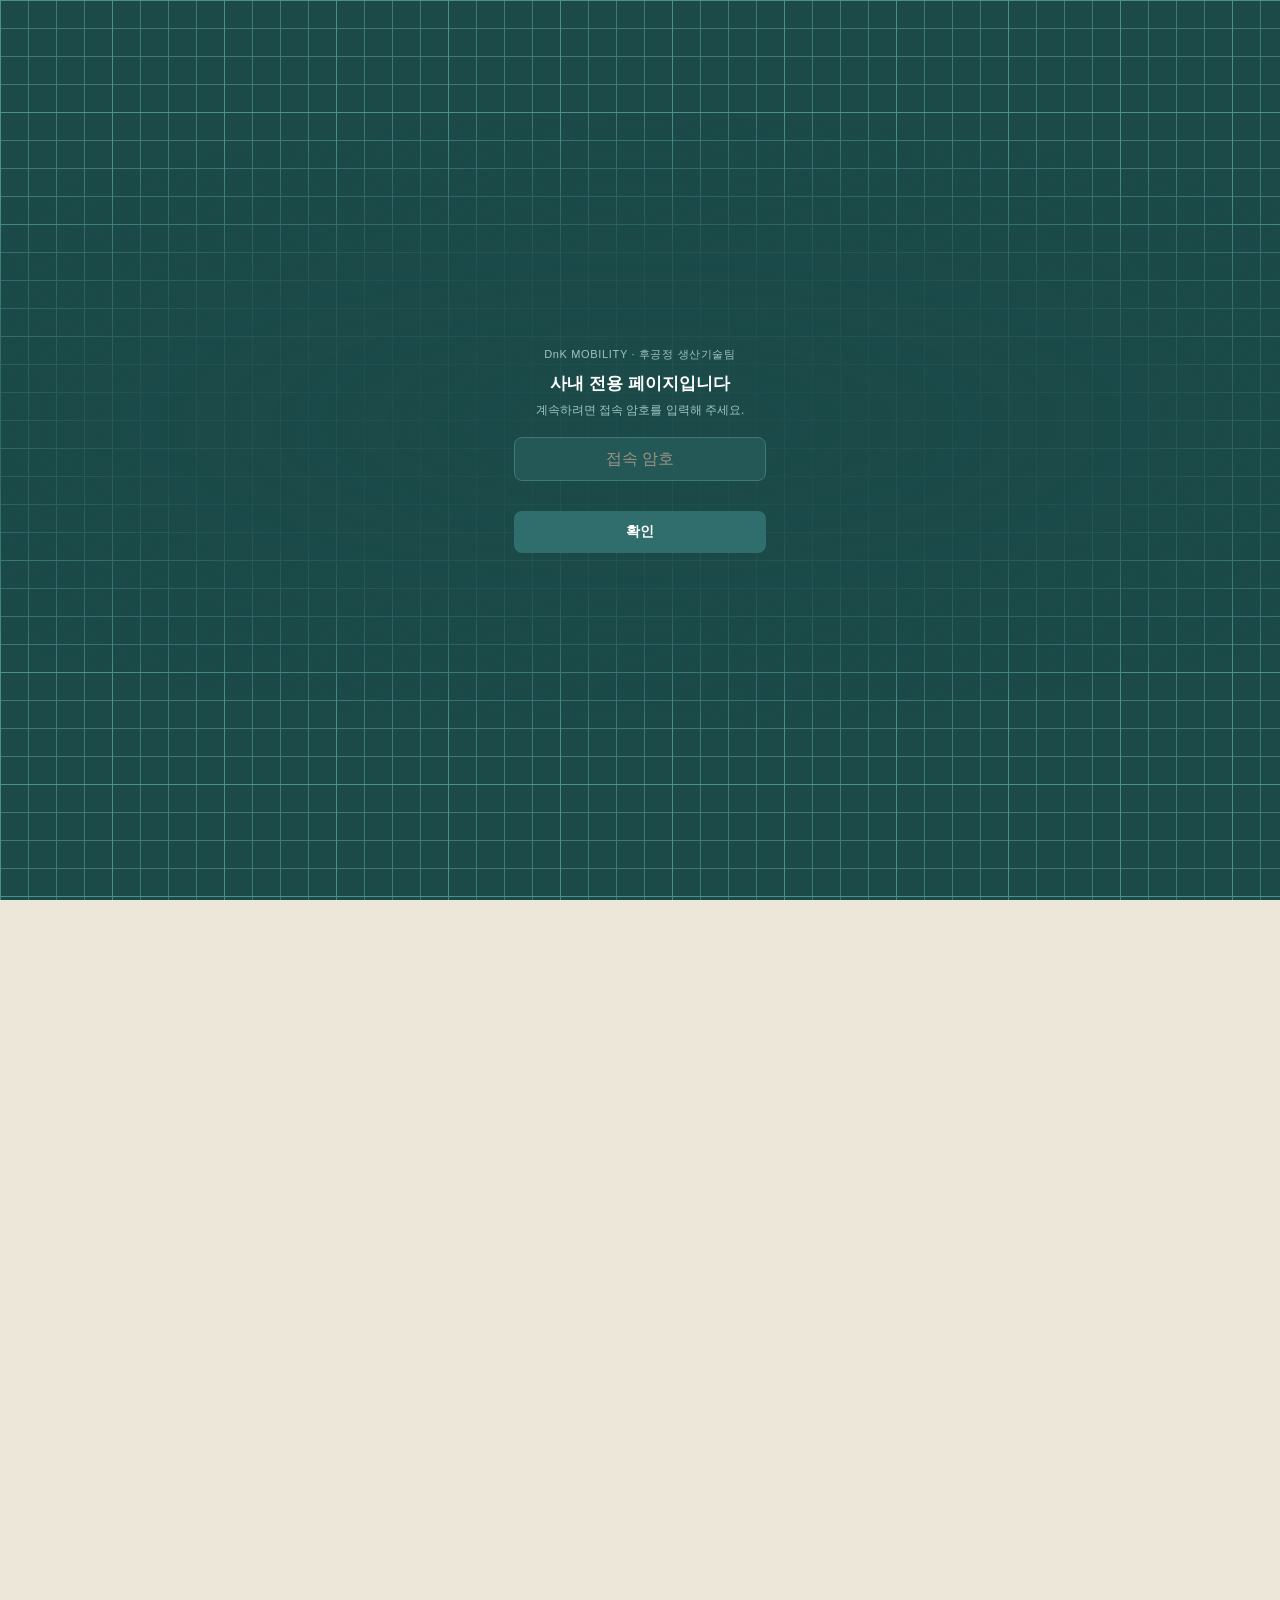
<file: index.html>
<!DOCTYPE html>
<html lang="ko">
<head>
<meta charset="UTF-8">
<meta name="viewport" content="width=device-width, initial-scale=1.0">
<meta name="robots" content="noindex, nofollow, noarchive, nosnippet, noimageindex">
<link rel="icon" href="favicon.svg" type="image/svg+xml">
<title>e-AWD 모터 하우징 누설값 관리 시스템</title>
<link rel="stylesheet" href="styles.css">
<style>
  /*
    이 페이지 전용 스타일 (입력 폼 · 꺾은선 그래프 · 월 네비게이션).
    공통 뼈대(.id-bar / .doc-header / .section / footer 등)는 styles.css 를 그대로 씁니다
    (QR코드 설비 정보시스템에서 가져온 공용 스타일 — 이 프로젝트는 그 시스템과 완전히 별개다).
  */

  /* PC 화면에서 상단(.id-bar/.doc-header) 가로폭이 너무 크다는 지적(2026-09-28) —
     styles.css의 main{max-width:640px}은 본문에만 걸려 있고, 상단 네이비 띠 안의
     글자·표(title-grid)는 배경과 함께 뷰포트 전체 폭으로 늘어나 있었다(대시보드
     화면은 .d-hero/.d-hero-inner로 이미 이 문제를 해결해 둔 것과 대조적). 배경은
     지금처럼 화면 전체 폭을 채우되, 안의 내용물만 본문과 같은 640px로 가운데
     정렬한다(styles.css는 안 고치고 이 파일에서 덮어쓰는 기존 관례를 따름). */
  .id-bar{display:block;}
  .id-bar-inner{max-width:640px;margin:0 auto;display:flex;justify-content:space-between;align-items:center;}
  .doc-header-inner{max-width:640px;margin:0 auto;}

  /* ①~⑥ 섹션 색 구분(2026-09-21)은 취소됐다(2026-09-22) — 대신 모든 섹션의
     탭 부위(번호 배지 + 카드 위쪽 띠)를 원래의 단일 색(var(--navy), #1b4a49)보다
     더 진한 한 가지 색으로 통일한다. 펼쳤을 때 보이는 내용 칸(.body)은 건드리지
     않는다 — 원래도 이 규칙들의 대상이 아니었다(styles.css의 흰 배경 그대로).
     최초 시도(#102d2c)는 원래 남색과 톤이 비슷해 "안 바뀐 것 같다"는 피드백을
     받아, 거의 검정에 가까운 훨씬 더 어두운 색으로 다시 낮추고 띠 두께도
     3px→5px로 키워 한눈에 차이가 보이게 했다. */
  .section{border-top:5px solid #05100f;}
  .section > summary .num{background:#05100f;}
  .eq-tabs{
    display:flex;gap:6px;overflow-x:auto;padding:10px 14px 0;
    max-width:640px;margin:0 auto;-webkit-overflow-scrolling:touch;
  }
  .eq-tab{
    flex:0 0 auto;border:1px solid var(--line);background:var(--white);
    border-radius:999px;padding:7px 13px;font-size:12px;font-weight:700;
    color:var(--gray-700);cursor:pointer;white-space:nowrap;
    font-family:inherit;
  }
  .eq-tab.on{background:var(--navy);border-color:var(--navy);color:#fff;}
  .eq-tab:active{opacity:.85;}

  /* 현재 채널 고정 띠 (2026-10-07) — 아래로 스크롤해 채널 제목이 화면 밖으로 나가면
     화면 맨 위에 내려와 붙는다. "지금 어느 채널을 보고 있는지" 확인하려고 맨 위까지
     다시 올라가야 했다는 현장 의견에 따른 것. 누르면 채널 탭 위치로 올라간다.
     z-index는 모달(200)·도움말(300)·토스트(9000)보다 낮게 둔다. */
  .ch-sticky{
    position:fixed;left:0;right:0;top:0;z-index:150;
    background:var(--navy);color:#fff;box-shadow:0 2px 10px rgba(5,16,15,.28);
    padding-top:env(safe-area-inset-top,0px);
    transform:translateY(-110%);transition:transform .18s ease;
  }
  .ch-sticky.show{transform:translateY(0);}
  .ch-sticky button{
    display:flex;align-items:center;gap:8px;width:100%;max-width:640px;margin:0 auto;
    padding:9px 14px;background:none;border:0;color:inherit;font-family:inherit;cursor:pointer;text-align:left;
  }
  .ch-sticky .cs-tag{
    flex:0 0 auto;font-size:10.5px;font-weight:800;color:#1b4a49;background:#f2c879;
    border-radius:999px;padding:2px 8px;
  }
  .ch-sticky .cs-name{flex:0 1 auto;min-width:0;font-size:14px;font-weight:800;white-space:nowrap;overflow:hidden;text-overflow:ellipsis;}
  .ch-sticky .cs-proc{flex:0 0 auto;font-size:12px;font-weight:700;opacity:.75;}
  .ch-sticky .cs-go{flex:0 0 auto;margin-left:auto;font-size:12px;opacity:.8;}
  @media (prefers-reduced-motion:reduce){ .ch-sticky{transition:none;} }

  .period-bar{max-width:640px;margin:10px auto 0;padding:0 14px;}
  .period-bar .seg{max-width:220px;}

  /* 페이지 맨 위 period-bar와 같은 토글을 그래프 카드 안에도 하나 더 둔다 —
     맨 위 것은 스크롤해서 그래프까지 내려가면 화면 밖으로 벗어나 "안 보인다"는
     혼동을 유발했다(요청·개선이력.md 참고). 두 토글은 setPeriod()에서 함께
     갱신된다(#periodSeg, #periodSeg2 둘 다 반영). */
  .period-seg-inline{max-width:220px;margin:0 14px 10px;}
  /* 페이지 맨 위 month-bar와 같은 이전/다음 이동 버튼을 그래프 카드 안에도 둔다 —
     주간 보기로 바꾼 뒤 다른 주로 이동하려면 맨 위까지 스크롤해야 했던 문제를
     periodSeg2와 같은 이유로 해결한다(개선이력.md 참고). */
  .month-bar-inline{max-width:none;margin:0 14px 10px;padding:0;}

  .month-bar{
    max-width:640px;margin:10px auto 0;padding:0 14px;
    display:flex;align-items:center;gap:8px;
  }
  .month-bar .mv{
    flex:1;background:var(--navy);color:#fff;border-radius:8px;
    padding:9px 12px;display:flex;align-items:center;justify-content:space-between;
  }
  .month-bar .mv .label{font-size:15px;font-weight:800;letter-spacing:.01em;}
  .month-bar .mv .meta{font-size:10.5px;color:#9fc4c0;font-weight:600;}

  .sync-bar{
    max-width:640px;margin:8px auto 0;padding:0 14px;
    display:flex;align-items:center;gap:7px;
  }
  .sync-bar .inner{
    flex:1;display:flex;align-items:center;gap:7px;min-width:0;
    border:1px solid var(--line);background:var(--white);
    border-radius:7px;padding:7px 10px;font-size:11.5px;color:var(--gray-700);
  }
  .sync-bar .dot{
    width:7px;height:7px;border-radius:50%;background:var(--gray-400);flex-shrink:0;
  }
  .sync-bar.on .dot{background:#4a8f3e;}
  .sync-bar.busy .dot{background:var(--accent);}
  .sync-bar.warn .dot{background:#c8981f;}
  .sync-bar.err .dot{background:#b8453a;}
  .sync-bar .txt{flex:1;min-width:0;overflow:hidden;text-overflow:ellipsis;white-space:nowrap;}
  .sync-bar button{
    flex-shrink:0;border:1px solid var(--line);background:var(--white);border-radius:6px;
    font-family:inherit;font-size:11px;font-weight:700;color:var(--navy);
    padding:7px 10px;cursor:pointer;
  }
  .sync-bar button:active{background:var(--gray-200);}
  .sync-bar button:disabled{color:var(--gray-400);}
  .navbtn{
    width:38px;height:38px;flex-shrink:0;border:1px solid var(--line);
    background:var(--white);border-radius:8px;color:var(--navy);
    font-size:16px;font-weight:800;cursor:pointer;font-family:inherit;
  }
  .navbtn:disabled{color:var(--gray-300);}
  .navbtn:active{background:var(--gray-200);}

  .fld{margin-bottom:10px;}
  .fld > label{
    display:block;font-size:10.5px;font-weight:700;letter-spacing:.04em;
    color:var(--gray-500);margin-bottom:4px;text-transform:uppercase;
  }
  .fld input, .fld select, .fld textarea{
    width:100%;box-sizing:border-box;font-family:inherit;font-size:16px;
    padding:9px 10px;border:1px solid var(--gray-300);border-radius:6px;
    background:var(--white);color:var(--gray-900);
    font-variant-numeric:tabular-nums;
  }
  .fld input:focus, .fld select:focus{outline:2px solid var(--accent);outline-offset:-1px;}
  .fld-row{display:flex;gap:8px;}
  .fld-row > .fld{flex:1;margin-bottom:10px;}

  /* 점검 일자 — 자체 달력 (2026-09-22 추가). 브라우저 기본 <input type="date">
     달력(아이폰 휠·안드로이드 팝업 등)은 앱이 그 위에 아무것도 그릴 수 없는
     OS/브라우저 자체 화면이라, "이미 입력된 날짜를 달력에 표시해 달라"는 요청을
     들어주려면 달력 자체를 이 페이지가 직접 그리는 방식으로 바꿔야 했다.
     #inDate는 readonly 텍스트칸으로 바꾸고 .value는 그대로 "YYYY-MM-DD" 형식을
     유지한다 — mondayOf()/ym 슬라이싱 등 기존 코드가 전부 이 형식을 그대로
     기대하므로, 표시 방식만 바뀌고 값의 형식은 건드리지 않는다. */
  .cal-wrap{position:relative;}
  .cal-wrap input#inDate{cursor:pointer;background:var(--white);}
  .cal-pop{
    position:absolute;top:calc(100% + 6px);left:0;z-index:400;
    width:272px;max-width:calc(100vw - 32px);
    background:var(--white);border:1px solid var(--gray-300);border-radius:10px;
    box-shadow:0 10px 28px rgba(43,38,33,.18);padding:10px;
  }
  .cal-pop[hidden]{display:none;}
  .cal-head{display:flex;align-items:center;justify-content:space-between;margin-bottom:6px;}
  .cal-head span{font-size:13px;font-weight:800;color:var(--gray-900);}
  .cal-head button{
    width:30px;height:30px;border:none;background:var(--gray-100);border-radius:7px;
    font-size:15px;font-weight:800;color:var(--navy);cursor:pointer;font-family:inherit;
  }
  .cal-head button:disabled{color:var(--gray-300);cursor:default;}
  .cal-head button:active{background:var(--gray-200);}
  .cal-wd{display:grid;grid-template-columns:repeat(7,1fr);text-align:center;margin-bottom:2px;}
  .cal-wd span{font-size:10px;font-weight:700;color:var(--gray-500);padding:4px 0;}
  .cal-grid{display:grid;grid-template-columns:repeat(7,1fr);gap:2px;}
  .cal-day{
    position:relative;aspect-ratio:1/1;display:flex;align-items:center;justify-content:center;
    font-size:12.5px;font-weight:600;color:var(--gray-900);border:none;background:none;
    border-radius:7px;cursor:pointer;font-family:inherit;
  }
  .cal-day:active{background:var(--gray-100);}
  .cal-day.today{box-shadow:inset 0 0 0 1.5px var(--navy);}
  .cal-day.sel{background:var(--navy);color:#fff;font-weight:800;}
  .cal-day.future{color:var(--gray-300);cursor:default;}
  .cal-day .dot{
    position:absolute;bottom:3px;left:50%;transform:translateX(-50%);
    width:5px;height:5px;border-radius:50%;
  }
  .cal-day .dot.ok{background:#2f6e6c;}
  .cal-day .dot.ng{background:#b8453a;}
  .cal-day.sel .dot{background:#fff;}
  .cal-foot{display:flex;align-items:center;gap:10px;margin-top:8px;padding-top:8px;border-top:1px solid var(--gray-100);}
  .cal-legend{display:inline-flex;align-items:center;gap:4px;font-size:10px;color:var(--gray-500);}
  .cal-legend .dot{width:6px;height:6px;border-radius:50%;display:inline-block;}
  .cal-legend .dot.ok{background:#2f6e6c;}
  .cal-legend .dot.ng{background:#b8453a;}
  #calToday{
    margin-left:auto;border:none;background:var(--gray-100);color:var(--navy);
    font-weight:700;font-size:11px;padding:5px 10px;border-radius:6px;cursor:pointer;font-family:inherit;
  }
  #calToday:active{background:var(--gray-200);}

  /* 필수 입력 표시(적색 별표) · 저장 실패 시 미입력 항목 강조 */
  .req-star{color:#b8453a;font-weight:800;margin-left:2px;}
  .field-missing{
    border-color:#b8453a !important;
    box-shadow:0 0 0 2px rgba(184,69,58,.18);
    animation:fieldMissingPulse 1.4s ease-in-out 2;
  }
  @keyframes fieldMissingPulse{
    0%,100%{box-shadow:0 0 0 2px rgba(184,69,58,.18);}
    50%{box-shadow:0 0 0 4px rgba(184,69,58,.32);}
  }
  @media (prefers-reduced-motion:reduce){ .field-missing{animation:none;} }

  .seg{display:flex;border:1px solid var(--gray-300);border-radius:6px;overflow:hidden;}
  .seg button{
    flex:1;border:none;background:var(--white);padding:10px 0;
    font-family:inherit;font-size:13px;font-weight:700;color:var(--gray-500);cursor:pointer;
  }
  .seg button + button{border-left:1px solid var(--gray-300);}
  .seg button.on{background:var(--navy);color:#fff;}

  .srow{
    border:1px solid var(--gray-300);border-radius:7px;padding:10px 11px;margin-bottom:8px;
    background:var(--gray-100);
  }
  .srow .shead{display:flex;align-items:center;gap:7px;margin-bottom:7px;}
  .srow .sname{font-size:13px;font-weight:700;color:var(--gray-900);}
  /* 샘플 이름 오른쪽 QR 코드 번호 (2026-10-07) — ④ 스펙 관리에서 등록한 값 */
  .srow .sqr{display:inline-block;margin-left:6px;padding:1px 7px;border-radius:999px;vertical-align:1px;
    background:var(--gray-100,#efeae0);border:1px solid var(--gray-300,#d8d2c4);
    font-size:10.5px;font-weight:700;color:var(--gray-700,#5c5449);font-variant-numeric:tabular-nums;white-space:nowrap;}
  .srow .sspec{font-size:10.5px;color:var(--gray-500);font-variant-numeric:tabular-nums;margin-top:1px;}
  .srow .sin{display:flex;align-items:center;gap:8px;}
  .srow .sin input{
    flex:0 1 50%;max-width:50%;width:50%;min-width:0;box-sizing:border-box;
    font-family:inherit;font-size:17px;font-weight:700;
    padding:10px 8px;border:1px solid var(--gray-300);border-radius:6px;
    text-align:right;font-variant-numeric:tabular-nums;background:var(--white);
    -webkit-appearance:textfield;appearance:textfield;
  }
  .srow .sin input::-webkit-outer-spin-button,
  .srow .sin input::-webkit-inner-spin-button{-webkit-appearance:none;margin:0;}
  .srow .unit{font-size:11px;color:var(--gray-500);flex-shrink:0;}

  /* ± 부호 버튼 (2026-10-29) — 아이폰의 숫자 자판(inputmode="decimal")에는 마이너스(-) 키가 없어
     음수 누설값을 입력할 수 없다는 현장 신고. 숫자 입력칸 옆에 두고 누르면 부호를 바꾼다. */
  .signbtn{
    flex:0 0 auto;min-width:44px;height:44px;padding:0 8px;box-sizing:border-box;
    border:1px solid var(--gray-300);border-radius:8px;background:var(--white);
    color:var(--navy);font-family:inherit;font-size:17px;font-weight:800;line-height:1;cursor:pointer;
    -webkit-tap-highlight-color:transparent;touch-action:manipulation;
  }
  .signbtn:active{background:var(--gray-100);}
  .numwrap{display:flex;align-items:stretch;gap:6px;}
  .numwrap > input{flex:1 1 auto;min-width:0;}

  .badge{
    font-size:10px;font-weight:800;padding:2px 7px;border-radius:4px;flex-shrink:0;
    letter-spacing:.02em;
  }
  .badge.ok{background:var(--ok-bg);color:var(--ok-text);}
  .badge.ng{background:#f5e3df;color:#8f3226;}
  .badge.na{background:var(--gray-200);color:var(--gray-500);}
  .badge.type{background:var(--navy);color:#fff;}
  .badge.type.ngm{background:#8a5a12;}

  .btn{
    width:100%;padding:13px;border:none;border-radius:7px;background:var(--accent);
    color:#fff;font-family:inherit;font-size:15px;font-weight:800;cursor:pointer;
  }
  .btn:active{opacity:.85;}
  .btn.sub{background:var(--white);color:var(--navy);border:1px solid var(--gray-300);font-size:13px;padding:11px;font-weight:700;}
  .btn.danger{background:var(--white);color:#8f3226;border:1px solid #dcbcb5;font-size:13px;padding:11px;font-weight:700;}
  .btn + .btn{margin-top:8px;}
  .btn-row{display:flex;gap:8px;}
  .btn-row + .btn{margin-top:12px;}
  .btn-row .btn{margin-top:0;}

  .chart-card{position:relative;border:1px solid var(--gray-300);border-radius:7px;padding:10px 4px 6px;margin-bottom:12px;}
  .chart-card .ch-head{display:flex;align-items:center;gap:7px;padding:0 8px 6px;}
  .chart-card .ch-name{font-size:12.5px;font-weight:700;color:var(--gray-900);}
  .chart-card .ch-spec{font-size:10px;color:var(--gray-500);padding:0 8px 4px;font-variant-numeric:tabular-nums;}
  .chart-card svg{display:block;width:100%;height:auto;cursor:pointer;}
  .ch-regress{font-size:10px;color:#8a5f28;padding:2px 8px 4px;font-variant-numeric:tabular-nums;}
  .ch-legend{display:flex;flex-wrap:wrap;gap:10px;padding:4px 8px 0;font-size:10px;color:var(--gray-500);}
  .ch-legend i{display:inline-block;width:13px;height:2px;vertical-align:middle;margin-right:3px;}

  /* 점을 터치했을 때 뜨는 값 말풍선 */
  .ch-tip{
    position:absolute;z-index:5;pointer-events:none;transform:translate(-50%,-120%);
    background:var(--navy);color:#fff;border-radius:6px;padding:5px 9px;
    font-size:11px;line-height:1.45;white-space:nowrap;text-align:center;
    box-shadow:0 2px 8px rgba(0,0,0,.2);opacity:0;transition:opacity .15s ease;
  }
  .ch-tip.show{opacity:1;}
  .ch-tip .v{font-size:13.5px;font-weight:800;font-variant-numeric:tabular-nums;}
  .ch-tip .j{margin-left:5px;font-weight:700;color:#9fc4c0;}
  .ch-tip .j.ng{color:#f2b4aa;}
  .ch-tip .d{color:#c3d6d3;font-size:10px;}

  /* ④ 전체 이력 보기 창 */
  .modal{
    position:fixed;inset:0;z-index:200;background:rgba(20,32,31,.55);
    display:flex;align-items:flex-end;justify-content:center;
  }
  .modal-in{
    background:var(--gray-100);width:100%;max-width:640px;max-height:92vh;
    border-radius:12px 12px 0 0;display:flex;flex-direction:column;overflow:hidden;
  }
  .modal-head{display:flex;align-items:center;gap:8px;padding:12px 14px;background:var(--navy);color:#fff;}
  .modal-head .t{font-size:14px;font-weight:800;flex:1;min-width:0;overflow:hidden;text-overflow:ellipsis;white-space:nowrap;}
  .modal-head button{
    border:none;background:rgba(255,255,255,.16);color:#fff;width:30px;height:30px;
    border-radius:6px;font-size:15px;line-height:1;cursor:pointer;flex-shrink:0;
  }
  .modal-body{padding:12px 14px 18px;overflow-y:auto;-webkit-overflow-scrolling:touch;}
  .stat-grid{display:grid;grid-template-columns:repeat(3,1fr);gap:7px;margin-bottom:12px;}
  .stat{background:var(--white);border:1px solid var(--gray-300);border-radius:7px;padding:7px 9px;}
  .stat .k{font-size:9.5px;color:var(--gray-500);margin-bottom:2px;}
  .stat .v{font-size:13px;font-weight:800;color:var(--gray-900);font-variant-numeric:tabular-nums;}
  .stat.wide{grid-column:1/-1;}
  @media (min-width:700px){
    .modal{align-items:center;}
    .modal-in{border-radius:12px;}
  }
  .modal-head .print-btn{width:auto;padding:0 10px;font-size:12px;font-weight:700;}
  .print-only{display:none;}

  /* 전체 이력 인쇄 / PDF 저장 — 전체 이력 창만 종이에 나오게 한다 */
  @media print{
    body > :not(.modal){display:none !important;}
    .modal{position:static;display:block;background:none;}
    .modal-in{max-width:none;max-height:none;width:auto;overflow:visible;border-radius:0;background:#fff;display:block;}
    .modal-head{background:none;color:#000;padding:0 0 6px;border-bottom:2px solid #000;}
    .modal-head .t{white-space:normal;font-size:16px;}
    .modal-head button{display:none !important;}
    .modal-body{overflow:visible;padding:8px 0 0;}
    .table-scroll{max-height:none !important;overflow:visible !important;}
    .print-only{display:block;font-size:11px;color:#333;margin:0 0 8px;}
    .no-print{display:none !important;}
    .stat-grid{grid-template-columns:repeat(6,1fr);}
    .stat.wide{grid-column:1/-1;}
    .stat-grid,.trend-note,.chart-card svg{break-inside:avoid;}
    table.hist tr{break-inside:avoid;}
    table.hist thead{display:table-header-group;}
    *{-webkit-print-color-adjust:exact;print-color-adjust:exact;}
  }

  /* 추이 이상 신호(SPC 규칙 기반 자동 탐지) */
  .trend-note{
    margin:8px 8px 0;padding:10px 12px;border-radius:7px;
    background:var(--warn-bg);border:1px solid #e3c9a0;
  }
  .trend-head{font-size:12px;font-weight:800;color:var(--warn-text);margin-bottom:6px;}
  .trend-item + .trend-item{margin-top:8px;padding-top:8px;border-top:1px dashed #e3c9a0;}
  .trend-title{font-size:12px;font-weight:700;color:var(--gray-900);}
  .trend-plain{font-size:12.5px;color:var(--gray-900);margin-top:3px;line-height:1.6;}
  .trend-detail{font-size:10px;color:var(--gray-500);margin-top:5px;line-height:1.4;}
  .trend-causes{font-size:10.5px;color:var(--gray-500);margin-top:6px;}
  .trend-causes .k{font-weight:700;color:var(--gray-700);}
  .trend-causes ul{margin:3px 0 0;padding-left:16px;}
  .trend-causes li{margin-top:2px;}
  .trend-foot{font-size:10px;color:var(--gray-500);line-height:1.5;margin:8px 0 0;padding-top:6px;border-top:1px solid #e3c9a0;}

  .empty{
    text-align:center;color:var(--gray-500);font-size:12.5px;
    padding:22px 10px;background:var(--gray-100);border-radius:7px;
    border:1px dashed var(--gray-300);
  }
  .hint{font-size:11.5px;color:var(--gray-500);line-height:1.5;margin:6px 0 0;}
  .hint-warn{
    color:#b8453a;font-weight:800;font-size:12.5px;
    background:#f5e3df;border:1px solid #dcbcb5;border-radius:6px;padding:7px 9px;
  }

  table.hist td.act{min-width:52px;}
  table.hist button.mini{
    border:1px solid var(--gray-300);background:var(--white);border-radius:4px;
    font-family:inherit;font-size:10.5px;padding:3px 7px;cursor:pointer;color:var(--gray-700);
  }
  table.hist td.v{font-weight:700;font-variant-numeric:tabular-nums;}
  table.hist td.v.ng{color:#8f3226;}

  /* 원래 화면 하단 고정이었으나(2026-09-22 발견), 필수 입력 누락 토스트처럼
     숫자 입력칸에 focus()를 거는 경우와 함께 뜨면 모바일 On-Screen 키보드가
     화면 아래쪽을 가려 "간헐적으로만 보인다"는 문제가 있었다. 이후 화면 상단
     고정으로 한 번 옮겼다가, "그래도 잘 안 보인다"는 재신고로 포커스를 450ms
     지연시키는 조치(§ focusMissing)까지 더했는데도 "모바일에서는 화면 정중앙에
     떴으면 좋겠다"는 요청을 받아 — 어차피 포커스 지연 덕에 키보드가 뜨기 전에
     토스트가 이미 보이므로, 위치를 상단이 아닌 **화면 정중앙**으로 바꿔도
     키보드에 가려질 걱정이 없다. 기본값(모바일/터치)은 중앙, PC는 아래 미디어
     쿼리로 화면 하단을 유지한다(PC는 애초에 키보드가 없어 하단이 자연스럽다).
  */
  .toast{
    position:fixed;left:50%;top:50%;transform:translate(-50%,-50%);
    background:var(--navy);color:#fff;font-size:13px;font-weight:700;
    padding:11px 18px;border-radius:999px;z-index:9000;
    box-shadow:0 6px 18px rgba(10,37,64,.28);
    opacity:0;transition:opacity .2s ease;pointer-events:none;max-width:88%;text-align:center;
  }
  .toast.show{opacity:1;}
  @media (hover:hover) and (pointer:fine){
    .toast{ top:auto; bottom:calc(26px + env(safe-area-inset-bottom,0px)); transform:translateX(-50%); }
  }

  /* 맨 위로 이동 버튼 — 챗봇 버튼(#helpFab, z-index:300) 바로 위에 쌓아 겹치지
     않게 하고, 스크롤이 어느 정도 내려갔을 때만 보이게 한다(JS의 toggleToTop). */
  #toTopBtn{
    position:fixed;right:16px;bottom:calc(16px + 52px + 12px + env(safe-area-inset-bottom,0px));
    z-index:290;width:44px;height:44px;border-radius:50%;border:none;
    background:var(--navy);color:#fff;font-size:16px;cursor:pointer;
    box-shadow:0 4px 14px rgba(27,74,73,.3);display:flex;align-items:center;justify-content:center;
    opacity:0;pointer-events:none;transition:opacity .2s ease;
  }
  #toTopBtn.show{opacity:1;pointer-events:auto;}
  #toTopBtn:active{opacity:.85;}
  @media (prefers-reduced-motion:reduce){ #toTopBtn{transition:none;} }

  /* 도움말 위젯 — 우측 하단 고정, 스크롤해도 같은 자리에 머문다(position:fixed) */
  #helpWrap{position:fixed;right:16px;bottom:calc(16px + env(safe-area-inset-bottom,0px));z-index:300;}
  #helpFab{
    width:52px;height:52px;border-radius:50%;border:none;background:var(--navy);color:#fff;
    font-size:22px;font-weight:800;cursor:pointer;box-shadow:0 4px 14px rgba(27,74,73,.35);
    display:flex;align-items:center;justify-content:center;
  }
  #helpFab:active{opacity:.85;}
  /* 챗봇 버튼 강조 펄스 — NG 점(.pt-ng)과 같은 방식(진해짐 ↔ 흐려짐 + 은은한 글로우)으로
     동그라미 버튼 전체와 "?" 아이콘이 같은 박자로 반복 강조해 눈에 띄게 한다. 패널이
     열려 있는 동안(aria-expanded=true)은 ✕ 아이콘으로 바뀌므로 펄스를 멈춘다 — 이미
     열어서 보고 있는데 계속 깜빡이면 오히려 방해가 된다. hover 전용으로 하지 않은
     이유는 §4-5(NG 점) 결정과 동일 — 이 앱의 핵심 사용자는 폰(터치) 기기라 hover가
     없거나 sticky-hover 부작용이 있다.*/
  #helpFab{animation:helpFabPulse 1.7s ease-in-out infinite;}
  #helpFab[aria-expanded="true"]{animation:none;box-shadow:0 4px 14px rgba(27,74,73,.35);}
  @keyframes helpFabPulse{
    0%,100%{box-shadow:0 4px 14px rgba(27,74,73,.35);}
    50%{box-shadow:0 4px 22px rgba(168,117,47,.8),0 0 0 7px rgba(168,117,47,.16);}
  }
  #helpFabIcon{display:inline-block;animation:helpPulse 1.7s ease-in-out infinite;}
  #helpFab[aria-expanded="true"] #helpFabIcon{animation:none;opacity:1;filter:none;}
  @keyframes helpPulse{
    0%,100%{opacity:1;filter:drop-shadow(0 0 0 rgba(168,117,47,0));}
    50%{opacity:.5;filter:drop-shadow(0 0 6px rgba(168,117,47,.9));}
  }
  @media (prefers-reduced-motion:reduce){ #helpFab,#helpFabIcon{animation:none;} }
  #helpPanel{
    position:absolute;right:0;bottom:62px;width:min(340px,calc(100vw - 32px));
    max-height:min(70vh,520px);background:var(--white);border-radius:12px;
    box-shadow:0 8px 28px rgba(43,38,33,.22);border:1px solid var(--gray-300);
    display:flex;flex-direction:column;overflow:hidden;
  }
  #helpPanel[hidden]{display:none;}
  /* 검색칸에 포커스하면(=폰이라면 키보드가 뜸) 패널을 화면 위쪽으로 옮긴다.
     기본값(하단 고정)인 채로 두면 키보드가 화면 아래를 가릴 때 패널까지 같이
     가려진다 — position:fixed/absolute 는 키보드가 줄여 놓은 "보이는 영역"이
     아니라 원래 레이아웃 뷰포트 기준으로 위치가 잡히는 기기가 많기 때문. */
  #helpPanel.kb-avoid{
    position:fixed;top:calc(12px + env(safe-area-inset-top,0px));right:16px;bottom:auto;
    width:min(340px,calc(100vw - 32px));
  }
  .help-head{
    display:flex;align-items:center;gap:8px;padding:12px 14px;background:var(--navy);color:#fff;
    font-size:13px;font-weight:800;
  }
  .help-head span{flex:1;}
  .help-head button{
    border:none;background:rgba(255,255,255,.16);color:#fff;width:26px;height:26px;
    border-radius:6px;font-size:13px;line-height:1;cursor:pointer;flex-shrink:0;
  }
  .help-search-row{padding:10px 12px;border-bottom:1px solid var(--gray-200);}
  .help-search-row input{
    width:100%;box-sizing:border-box;font-family:inherit;font-size:14px;
    padding:8px 10px;border:1px solid var(--gray-300);border-radius:7px;background:var(--gray-100);
  }
  .help-list{overflow-y:auto;-webkit-overflow-scrolling:touch;padding:6px 0;}
  .help-empty{padding:20px 14px;text-align:center;color:var(--gray-500);font-size:12.5px;}
  .help-fuzzy-note{padding:10px 14px 4px;color:var(--gray-500);font-size:11.5px;}
  .help-item{border-bottom:1px solid var(--gray-100);}
  .help-q{
    width:100%;text-align:left;border:none;background:none;cursor:pointer;
    padding:10px 14px;font-family:inherit;font-size:12.5px;font-weight:700;color:var(--gray-900);
    display:flex;align-items:center;gap:6px;
  }
  .help-q .tag{
    flex-shrink:0;font-size:9.5px;font-weight:800;padding:2px 6px;border-radius:4px;
    background:var(--gray-200);color:var(--gray-700);
  }
  .help-q .tag.admin{background:var(--warn-bg);color:var(--warn-text);}
  .help-q .chev{margin-left:auto;color:var(--gray-400);flex-shrink:0;}
  .help-a{padding:0 14px 12px 14px;font-size:12px;color:var(--gray-700);line-height:1.55;}
  .goto{
    display:inline-block;margin-top:8px;border:none;background:var(--accent);color:#fff;
    font-family:inherit;font-size:11.5px;font-weight:700;padding:7px 12px;border-radius:6px;cursor:pointer;
  }
  .help-live{margin:8px 12px;padding:10px 12px;border-radius:8px;background:var(--gray-100);border:1px solid var(--gray-300);}
  .help-live-head{font-size:12.5px;font-weight:800;color:var(--navy);margin-bottom:6px;}
  .help-live-body{font-size:12px;color:var(--gray-700);line-height:1.55;}
  .help-live-finding + .help-live-finding{margin-top:8px;padding-top:8px;border-top:1px dashed var(--gray-300);}
  /* NG 점(빨간 점) 강조 — 마우스를 올리지 않아도 항상 흐려졌다 진해지는 것을
     반복한다(요청에 따라 hover 전용에서 상시 표시로 바꿈). PC·폰 구분 없이 같은
     효과가 보인다 — 폰에서도 그래프를 보자마자 NG 지점이 바로 눈에 띄어야
     한다는 취지. 동작 줄이기(prefers-reduced-motion) 환경에서는 애니메이션을 끈다. */
  .chart-card svg .pt-ng{animation:ngPulse 1.3s ease-in-out infinite;}
  @keyframes ngPulse{
    0%,100%{opacity:1;filter:drop-shadow(0 0 0 rgba(184,69,58,0));}
    50%{opacity:.45;filter:drop-shadow(0 0 5px rgba(184,69,58,.95));}
  }
  @media (prefers-reduced-motion:reduce){ .toast,.ch-tip{transition:none;} .chart-card svg .pt-ng{animation:none;} }
</style>
</head>
<body>
<script src="gate.js"></script>
<script src="leak-sync.js"></script>
<script src="xlsx-export.js"></script>

<noscript><style>body{visibility:hidden!important;}</style><div style="position:fixed;inset:0;z-index:999999;background:#1b4a49;color:#fff;display:flex;align-items:center;justify-content:center;text-align:center;padding:24px;font-family:-apple-system,BlinkMacSystemFont,'Malgun Gothic','Apple SD Gothic Neo',sans-serif;font-size:14px;line-height:1.6;">이 페이지는 자바스크립트가 필요합니다.<br>브라우저 설정에서 자바스크립트를 켠 뒤 다시 열어주세요.</div></noscript>

<div class="id-bar">
  <div class="id-bar-inner">
    <span>DnK MOBILITY · 후공정 생산기술팀</span>
    <span class="product">e-AWD 70kW MOTOR HOUSING ASS'Y</span>
  </div>
</div>

<div style="max-width:640px;margin:8px auto 0;padding:0 14px;">
  <a href="dashboard.html" style="display:inline-flex;align-items:center;gap:4px;font-size:12px;font-weight:700;color:var(--navy);text-decoration:none;">‹ 전체 현황</a>
</div>

<div class="doc-header">
  <div class="doc-header-inner">
    <p class="doc-type">e-AWD 모터 하우징 누설값 관리 시스템 <span style="opacity:.7;font-weight:600;">· LEAK VALUE MANAGEMENT SYSTEM</span></p>
    <h1 id="eqTitle">리크검사기</h1>

    <div class="title-block">
      <div class="title-grid">
        <div class="cell wide"><span class="k">공정명 / 공정No.</span><span class="v" id="mProc">—</span></div>
        <div class="cell"><span class="k">설비명</span><span class="v" id="mEq">—</span></div>
        <div class="cell right"><span class="k">디텍터 사양</span><span class="v" id="mDet">—</span></div>
        <div class="cell"><span class="k">테스트 압력</span><span class="v" id="mPres">—</span></div>
        <div class="cell right"><span class="k">제품 판정 기준</span><span class="v" id="mCrit">—</span></div>
        <div class="cell bottom"><span class="k">점검 주기</span><span class="v">시업 전 1회/shift</span></div>
        <div class="cell right bottom"><span class="k">관련 문서</span><span class="v" id="mDoc">—</span></div>
      </div>
    </div>
  </div>
</div>

<div class="eq-tabs" id="eqTabs"></div>

<div class="ch-sticky" id="chSticky" aria-hidden="true">
  <button type="button" id="chStickyBtn" tabindex="-1" aria-label="채널 변경 — 맨 위로">
    <span class="cs-tag">현재 채널</span>
    <span class="cs-name" id="chStickyName">—</span>
    <span class="cs-proc" id="chStickyProc"></span>
    <span class="cs-go" aria-hidden="true">▲</span>
  </button>
</div>

<div class="period-bar">
  <div class="seg" id="periodSeg">
    <button type="button" data-period="week">주간</button>
    <button type="button" data-period="month" class="on">월간</button>
  </div>
</div>

<div class="month-bar">
  <button class="navbtn" id="prevM" type="button" aria-label="이전">‹</button>
  <div class="mv">
    <span class="label" id="mLabel">—</span>
    <span class="meta" id="mMeta">—</span>
  </div>
  <button class="navbtn" id="nextM" type="button" aria-label="다음">›</button>
</div>

<div class="sync-bar" id="syncBar">
  <span class="inner"><span class="dot"></span><span class="txt" id="syncText">확인 중…</span></span>
  <button type="button" id="syncBtn">새로고침</button>
</div>

<main>

  <details class="section" id="secInput" open>
    <summary><span class="num">①</span>시업 전 점검 입력<span class="chev">▾</span></summary>
    <div class="body">
      <div class="fld-row">
        <div class="fld">
          <label for="inDate">점검 일자<span class="req-star">*</span></label>
          <div class="cal-wrap">
            <input type="text" id="inDate" readonly autocomplete="off" placeholder="날짜 선택">
            <div class="cal-pop" id="calPop" hidden>
              <div class="cal-head">
                <button type="button" id="calPrev" aria-label="이전 달">‹</button>
                <span id="calYm"></span>
                <button type="button" id="calNext" aria-label="다음 달">›</button>
              </div>
              <div class="cal-wd"><span>일</span><span>월</span><span>화</span><span>수</span><span>목</span><span>금</span><span>토</span></div>
              <div class="cal-grid" id="calGrid"></div>
              <div class="cal-foot">
                <span class="cal-legend"><i class="dot ok"></i>입력됨</span>
                <span class="cal-legend"><i class="dot ng"></i>NG 포함</span>
                <button type="button" id="calToday">오늘</button>
              </div>
            </div>
          </div>
        </div>
        <div class="fld">
          <label for="inTemp">설비주변온도 (℃)<span class="req-star">*</span></label>
          <input type="number" id="inTemp" step="0.1" inputmode="decimal" placeholder="예: 22.4">
        </div>
      </div>

      <div class="fld">
        <label>교대<span class="req-star">*</span></label>
        <div class="seg" id="shiftSeg">
          <button type="button" data-shift="주간" class="on">주간</button>
          <button type="button" data-shift="야간">야간</button>
        </div>
      </div>

      <div class="fld">
        <label for="inUser">확인자</label>
        <input type="text" id="inUser" placeholder="이름 입력" autocomplete="off">
      </div>

      <h4 class="sub">마스터 샘플 누설값<span class="req-star">*</span> <span style="font-weight:400;">(1개 이상 입력)</span></h4>
      <div id="inputSamples"></div>

      <div class="fld">
        <label for="inNote">비고</label>
        <input type="text" id="inNote" placeholder="특이사항 (선택)" autocomplete="off">
      </div>

      <button class="btn" id="saveBtn" type="button">저장</button>
      <p class="hint" id="saveHint">같은 일자·교대로 다시 저장하면 기존 기록을 덮어씁니다.</p>
    </div>
  </details>

  <details class="section" id="secChart" open>
    <summary><span class="num">②</span>누설값 트렌드 그래프<span class="chev">▾</span></summary>
    <div class="seg period-seg-inline" id="periodSeg2">
      <button type="button" data-period="week">주간</button>
      <button type="button" data-period="month" class="on">월간</button>
    </div>
    <div class="month-bar month-bar-inline" id="monthBar2">
      <button class="navbtn" id="prevM2" type="button" aria-label="이전">‹</button>
      <div class="mv">
        <span class="label" id="mLabel2">—</span>
        <span class="meta" id="mMeta2">—</span>
      </div>
      <button class="navbtn" id="nextM2" type="button" aria-label="다음">›</button>
    </div>
    <div class="body" id="chartBody"></div>
  </details>

  <details class="section" id="secList">
    <summary><span class="num">③</span><span id="listTitle">월별 기록</span><span class="chev">▾</span></summary>
    <div class="body" id="listBody"></div>
  </details>

  <details class="section" id="secSpec">
    <summary><span class="num">④</span>마스터 샘플 · 스펙 관리<span class="chev">▾</span></summary>
    <div class="body">
      <!-- 스펙 등록·수정은 관리자 전용 (2026-11-16) — 작업자는 아래 읽기 전용 요약만 본다 -->
      <div id="specGate">
        <p class="hint" style="margin:0 0 10px;">마스터 샘플의 스펙(하한·상한)·지정값·QR 번호는 <b>관리자만 등록·수정</b>할 수 있습니다. 지금 적용 중인 값은 아래에서 확인하세요.</p>
        <div id="specReadOnly"></div>
        <div class="fld" style="margin-top:14px;"><label>관리자 암호</label>
          <input type="password" id="specPw" placeholder="암호 입력" autocomplete="off">
        </div>
        <button class="btn sub" id="specGateBtn" type="button">관리자 모드로 전환</button>
        <p class="hint" id="specGateErr" style="color:var(--warn-text);"></p>
      </div>
      <div id="specAdmin" hidden>
        <p class="hint" style="margin:0 0 10px;">마스터 샘플의 <b>고유 지정값</b>과 <b>스펙(하한·상한)</b>을 여기서 한 번 등록해 두면, 매일 입력할 때는 누설값만 적으면 됩니다. 값을 고쳐도 이미 저장된 기록의 판정은 그때 기준 그대로 남습니다.</p>
        <div id="specBody"></div>
        <button class="btn sub" id="addSampleBtn" type="button">+ 마스터 샘플 추가</button>
        <button class="btn sub" id="rejudgeBtn" type="button" style="margin-top:8px;">현재 스펙으로 과거 기록 재판정</button>
        <p class="hint" style="margin:6px 0 0;">잘못된 스펙으로 저장된 과거 기록(그래프의 빨간 점)을 위 <b>현재 스펙</b> 기준으로 다시 판정합니다. 폐기된 샘플의 기록은 바꾸지 않습니다.</p>
      </div>
    </div>
  </details>

  <details class="section" id="secCalib">
    <summary><span class="num">⑤</span><span id="calibTitle">디텍터 보정 이력</span><span class="chev">▾</span></summary>
    <div class="body">
      <div id="calibHiddenView" hidden>
        <p class="hint" style="margin:0 0 12px;">이 항목은 잠겨 있습니다. 내용을 보려면 암호를 입력하세요.</p>
        <div class="fld"><label>잠금 해제 암호</label>
          <input type="password" id="calibUnlockPw" placeholder="암호 입력" autocomplete="off">
          <p class="hint" style="margin-top:4px;">QR을 찍고 이 사이트에 들어올 때 쓰는 <b>접속 암호와 같은 암호</b>입니다.</p>
        </div>
        <button class="btn sub" id="calibUnlockBtn" type="button">잠금 해제</button>
        <p class="hint" id="calibUnlockErr" style="color:var(--warn-text);"></p>
      </div>

      <div id="calibOpenView">
        <p class="hint" style="margin:0 0 10px;">마스터 샘플로 디텍터(LS-R700)를 점검하고 Fixed comp value를 수정한 이력입니다. <b>보는 것은 누구나</b> 가능하고, <b>입력·삭제는 관리자만</b> 할 수 있습니다.</p>
        <div id="calibList"></div>
        <div id="calibEditGate" style="margin-top:14px;">
          <div class="fld"><label>관리자 암호 (입력·삭제용)</label>
            <input type="password" id="calibPw" placeholder="암호 입력" autocomplete="off">
            <p class="hint" style="margin-top:4px;">사이트 <b>접속 암호와는 다른 암호</b>입니다. 모르시면 후공정 생산기술팀에 문의하세요.</p>
          </div>
          <button class="btn sub" id="calibGateBtn" type="button">관리자 모드로 전환</button>
          <p class="hint" id="calibGateErr" style="color:var(--warn-text);"></p>
        </div>
        <div id="calibEditor" hidden></div>
        <div id="calibLockZone" hidden style="margin-top:14px;">
          <button class="btn sub" id="calibLockBtn" type="button">「기타사항」으로 잠그기</button>
          <p class="hint">잠그면 제목이 "기타사항"으로 바뀌고 내용이 감춰집니다. <b>모든 사람의 화면에 함께 적용</b>되며, 접속 암호로 다시 열 수 있습니다.</p>
        </div>
      </div>
    </div>
  </details>

  <details class="section" id="secData">
    <summary><span class="num">⑥</span>데이터 · 연동 설정<span class="chev">▾</span></summary>
    <div class="body">
      <h4 class="sub">구글시트 연동</h4>
      <p class="hint" id="syncDesc" style="margin:0 0 10px;"></p>
      <div id="syncSetup"></div>

      <h4 class="sub">백업 · 내보내기</h4>
      <p class="hint" style="margin:0 0 10px;">연동을 쓰지 않으면 기록은 <b>이 폰(브라우저)에만</b> 저장됩니다. 어느 쪽이든 월말에 CSV로 내보내 PC에 보관해 두는 것을 권장합니다.</p>
      <div class="btn-row">
        <button class="btn sub" id="csvBtn" type="button">CSV 내보내기</button>
        <button class="btn sub" id="backupBtn" type="button">전체 백업 파일</button>
      </div>
      <button class="btn sub" id="xlsxBtn" type="button" style="margin-top:8px;">엑셀로 저장 (그래프 포함)</button>
      <p class="hint" style="margin:4px 0 0;">OK·NG 마스터·설비주변온도 그래프(상·하한선 포함)가 그림과 엑셀 차트로 들어갑니다. 이 설비의 기록 전체가 대상입니다.</p>
      <button class="btn sub" id="chartImgBtn" type="button" style="margin-top:8px;">이번 달 그래프 이미지 저장 (PNG)</button>
      <button class="btn sub" id="restoreBtn" type="button" style="margin-top:8px;" hidden>백업 파일 불러오기</button>
      <input type="file" id="restoreFile" accept=".json,application/json" style="display:none;">
      <!-- 관리자 모드(④·⑤와 같은 암호)에서만 보인다 (2026-11-19) -->
      <button class="btn danger" id="wipeBtn" type="button" style="margin-top:14px;" hidden>이 설비 기록 전체 삭제</button>
      <p class="hint" id="wipeLockHint" style="margin-top:14px;">기록 전체 삭제와 백업 파일 불러오기는 <b>관리자 모드</b>에서만 할 수 있습니다. (④ 마스터 샘플 · 스펙 관리에서 관리자 모드로 전환)</p>
      <p class="hint" id="dataStat"></p>
    </div>
  </details>

</main>

<footer>
  <div class="brand">DnK MOBILITY · 후공정 생산기술팀</div>
  본 페이지는 사내 품질관리 목적으로 관리됩니다<br>
  내용 오류·업데이트 문의는 후공정 생산기술팀으로 부탁드립니다
</footer>

<div class="toast" id="toast"></div>

<button type="button" id="toTopBtn" aria-label="맨 위로 이동">▲</button>

<div id="helpWrap">
  <button type="button" id="helpFab" aria-label="도움말 열기" aria-expanded="false">
    <span id="helpFabIcon">?</span>
  </button>
  <div id="helpPanel" hidden>
    <div class="help-head">
      <span>무엇을 도와드릴까요?</span>
      <button type="button" id="helpClose" aria-label="닫기">✕</button>
    </div>
    <div class="help-search-row">
      <input type="search" id="helpSearch" placeholder="궁금한 내용을 검색해보세요" autocomplete="off">
    </div>
    <div id="helpList" class="help-list"></div>
  </div>
</div>

<script>
(function () {
  "use strict";

  /* =========================================================================
     설비 정보 — 각 설비 상세 페이지(leak-*.html)의 요약표와 같은 값입니다.
     defaults: 처음 열었을 때 자동으로 만들어지는 마스터 샘플 목록
               (스펙은 비워 두고, 사용자가 ④에서 입력하도록 함)

     2026-09-18: 전체계(공정No.130·190)는 하우징·인버터 두 채널을 하나의 탭에서
     같이 관리했으나, 채널을 분리해 관리·그래프 보기가 편하도록 6개 채널로 나눴다.
     eq 키는 물리적 공정No.는 그대로 쓰되 "-h"(하우징)/"-i"(인버터) 접미사로 구분한다
     (실제 QR 정보관리 시스템의 leak-pre-full.html/leak-post-full.html 페이지 자체는
     하우징·인버터를 한 페이지에서 그대로 다룬다 — 이 트렌드 앱에서만의 구분).
     tab: 홈 화면 채널 탭에 쓰는 짧은 이름 (공정No. 접두사 없이).
     ========================================================================= */
  var EQ = {
    "120": {
      tab: "조립전 유로계", title: "조립전 유로계 리크검사기", proc: "유로계 리크 테스트(조립전) · 120",
      eq: "리크 테스터", det: "코스모 LS-R700", pres: "2 bar ± 0.1",
      crit: "5 mL/min 이하", doc: "DnK-250915-002", page: "leak-pre-flow.html",
      defaults: ["OK 마스터", "NG 마스터"]
    },
    "130-h": {
      tab: "조립전 전체계(하우징)", title: "조립전 전체계 리크검사기 — 하우징", proc: "전체계 리크 테스트(조립전)·하우징 · 130",
      eq: "리크 테스터", det: "코스모 LS-R700", pres: "1 bar ± 0.1",
      crit: "5 mL/min 이하", doc: "DnK-250915-003", page: "leak-pre-full.html",
      defaults: ["OK 마스터", "NG 마스터"]
    },
    "130-i": {
      tab: "조립전 전체계(인버터)", title: "조립전 전체계 리크검사기 — 인버터", proc: "전체계 리크 테스트(조립전)·인버터 · 130",
      eq: "리크 테스터", det: "코스모 LS-R700", pres: "1 bar ± 0.1",
      crit: "5 mL/min 이하", doc: "DnK-250915-003", page: "leak-pre-full.html",
      defaults: ["OK 마스터", "NG 마스터"]
    },
    "180": {
      tab: "조립후 유로계", title: "조립후 유로계 리크검사기", proc: "유로계 리크 테스트(조립후) · 180",
      eq: "리크 테스터", det: "코스모 LS-R700", pres: "2 bar ± 0.1",
      crit: "5 mL/min 이하", doc: "DnK-250915-008", page: "leak-post-flow.html",
      defaults: ["OK 마스터", "NG 마스터"]
    },
    "190-h": {
      tab: "조립후 전체계(하우징)", title: "조립후 전체계 리크검사기 — 하우징", proc: "전체계 리크 테스트(조립후)·하우징 · 190",
      eq: "리크 테스터", det: "코스모 LS-R902", pres: "1 bar ± 0.1",
      crit: "5 mL/min 이하", doc: "DnK-250915-009", page: "leak-post-full.html",
      defaults: ["OK 마스터", "NG 마스터"]
    },
    "190-i": {
      tab: "조립후 전체계(인버터)", title: "조립후 전체계 리크검사기 — 인버터", proc: "전체계 리크 테스트(조립후)·인버터 · 190",
      eq: "리크 테스터", det: "코스모 LS-R902", pres: "1 bar ± 0.1",
      crit: "5 mL/min 이하", doc: "DnK-250915-009", page: "leak-post-full.html",
      defaults: ["OK 마스터", "NG 마스터"]
    }
  };
  var EQ_IDS = ["120", "130-h", "130-i", "180", "190-h", "190-i"];
  var UNIT = "mL/min";

  var STORE_KEY = "dnk_leak_master_v1";
  var USER_KEY = "dnk_leak_last_user";

  /* ===== 상태 ===== */
  var eqId = "120";
  var ym = "";          // "2026-09" — 월간 모드의 기준, 주간 모드에서도 동기화 대상 힌트로 씀
  var period = "month"; // "month" | "week"
  var weekStart = "";   // "2026-09-07" (월요일) — 주간 모드일 때만 사용
  var shift = "주간";
  var db = null;      // { v:1, eq:{ "120": { samples:[], recs:[] } } }

  /* =========================================================================
     저장소 (localStorage)
     ========================================================================= */
  function blankEq(id) {
    var s = [];
    EQ[id].defaults.forEach(function (name) {
      s.push({
        id: uid(), name: name, qrNo: "",
        type: /NG/i.test(name) ? "NG" : "OK",
        nominal: null, lsl: null, usl: null
      });
    });
    return { samples: s, recs: [], calib: [] };
  }

  function load() {
    var raw = null;
    try { raw = localStorage.getItem(STORE_KEY); } catch (e) {}
    if (raw) {
      try { db = JSON.parse(raw); } catch (e) { db = null; }
    }
    if (!db || typeof db !== "object" || !db.eq) db = { v: 1, eq: {} };
    // 설비와 무관하게 앱 전체에 적용되는 설정 (현재는 "기타사항 잠금" 하나)
    if (!db.settings || typeof db.settings !== "object") db.settings = {};
    EQ_IDS.forEach(function (id) {
      if (!db.eq[id]) db.eq[id] = blankEq(id);
      if (!Array.isArray(db.eq[id].samples)) db.eq[id].samples = [];
      if (!Array.isArray(db.eq[id].recs)) db.eq[id].recs = [];
      if (!Array.isArray(db.eq[id].calib)) db.eq[id].calib = [];
    });
  }

  function save() {
    try {
      localStorage.setItem(STORE_KEY, JSON.stringify(db));
      return true;
    } catch (e) {
      // 사파리 프라이빗 모드 등에서 저장이 막히는 경우
      toast("저장 실패 — 브라우저 저장공간을 쓸 수 없습니다");
      return false;
    }
  }

  function cur() { return db.eq[eqId]; }

  function uid() {
    return Date.now().toString(36) + Math.random().toString(36).slice(2, 7);
  }

  /* =========================================================================
     유틸
     ========================================================================= */
  function $(id) { return document.getElementById(id); }

  function pad2(n) { return (n < 10 ? "0" : "") + n; }

  function todayStr() {
    var d = new Date();
    return d.getFullYear() + "-" + pad2(d.getMonth() + 1) + "-" + pad2(d.getDate());
  }

  // 주간 보기용 — 월요일 시작 기준(공장 교대 근무 표기 관행에 맞춤)
  function dateFromStr(s) { return new Date(s + "T00:00:00"); }
  function strFromDate(d) { return d.getFullYear() + "-" + pad2(d.getMonth() + 1) + "-" + pad2(d.getDate()); }
  function addDays(s, n) { var d = dateFromStr(s); d.setDate(d.getDate() + n); return strFromDate(d); }
  function mondayOf(s) {
    var d = dateFromStr(s);
    var day = d.getDay();                       // 0=일 ~ 6=토
    var diff = day === 0 ? -6 : 1 - day;
    d.setDate(d.getDate() + diff);
    return strFromDate(d);
  }
  function weekEndOf(s) { return addDays(s, 6); }
  function fmtMD(s) { return parseInt(s.slice(5, 7), 10) + "/" + parseInt(s.slice(8, 10), 10); }
  var WEEKDAY_KO = ["일", "월", "화", "수", "목", "금", "토"];
  function weekdayKo(s) { return WEEKDAY_KO[dateFromStr(s).getDay()]; }

  // 빈 상태 문구용 짧은 라벨 ("9월" / "9/7~9/13")과, 그래프 제목용 긴 라벨
  // ("2026년 9월" / "2026년 9/7~9/13") — 월간·주간 공통으로 쓴다.
  function periodLabel() {
    return period === "week" ? fmtMD(weekStart) + "~" + fmtMD(weekEndOf(weekStart))
      : parseInt(ym.slice(5, 7), 10) + "월";
  }
  function periodTitle() {
    return period === "week"
      ? parseInt(weekStart.slice(0, 4), 10) + "년 " + fmtMD(weekStart) + "~" + fmtMD(weekEndOf(weekStart))
      : parseInt(ym.slice(0, 4), 10) + "년 " + parseInt(ym.slice(5, 7), 10) + "월";
  }

  function num(v) {
    if (v === null || v === undefined || v === "") return null;
    var n = parseFloat(v);
    return isFinite(n) ? n : null;
  }

  function fmt(n) {
    if (n === null || n === undefined) return "";
    return String(Math.round(n * 1000) / 1000);
  }

  function esc(s) {
    return String(s === null || s === undefined ? "" : s)
      .replace(/&/g, "&amp;").replace(/</g, "&lt;")
      .replace(/>/g, "&gt;").replace(/"/g, "&quot;");
  }

  function judge(v, lsl, usl) {
    if (v === null) return "-";
    if (lsl === null && usl === null) return "-";
    if (lsl !== null && v < lsl) return "NG";
    if (usl !== null && v > usl) return "NG";
    return "OK";
  }

  function specText(s) {
    if (s.nominal === null && s.lsl === null && s.usl === null) {
      return "지정값·스펙 미입력 — ④에서 등록하세요";
    }
    var parts = [];
    parts.push("지정값 " + (s.nominal === null ? "미입력" : fmt(s.nominal)));
    if (s.lsl === null && s.usl === null) parts.push("스펙 미입력 (판정 안 됨)");
    else parts.push("스펙 " + (s.lsl === null ? "—" : fmt(s.lsl)) + " ~ " + (s.usl === null ? "—" : fmt(s.usl)));
    return parts.join(" · ") + " " + UNIT;
  }

  var toastTimer = null;
  function toast(msg) {
    var t = $("toast");
    t.textContent = msg;
    t.classList.add("show");
    clearTimeout(toastTimer);
    toastTimer = setTimeout(function () { t.classList.remove("show"); }, 2500);
  }

  function sampleById(sid) {
    var list = cur().samples;
    for (var i = 0; i < list.length; i++) if (list[i].id === sid) return list[i];
    return null;
  }

  // 해당 월의 기록만, 일자·교대 순으로 정렬해 반환
  function byDateShift(a, b) {
    if (a.date !== b.date) return a.date < b.date ? -1 : 1;
    return (a.shift === "주간" ? 0 : 1) - (b.shift === "주간" ? 0 : 1);
  }

  // 현재 보기 단위(월간/주간)에 맞는 기록만, 일자·교대 순으로 정렬해 반환
  function periodRecs() {
    if (period === "week") {
      var s = weekStart, e = weekEndOf(weekStart);
      return cur().recs.filter(function (r) { return r.date >= s && r.date <= e; }).sort(byDateShift);
    }
    return cur().recs
      .filter(function (r) { return r.date.slice(0, 7) === ym; })
      .sort(byDateShift);
  }

  // 지금 화면에 필요한 "YYYY-MM" 목록 — 월간이면 1개, 주간이면 주가 걸친 달 수만큼
  // (예: 9/28~10/4 주는 9월·10월 두 달) 동기화 범위를 정할 때 쓴다.
  function periodMonths() {
    if (period !== "week") return [ym];
    var a = weekStart.slice(0, 7), b = weekEndOf(weekStart).slice(0, 7);
    return a === b ? [a] : [a, b];
  }

  // ④ "전체 이력 보기" — 달 구분 없이 그 샘플로 기록된 값을 전부 시간순으로 모은다
  function sampleHistory(s) {
    var out = [];
    cur().recs.slice().sort(byDateShift).forEach(function (r) {
      r.items.forEach(function (it) {
        if (it.sid !== s.id || it.v === null) return;
        out.push({
          label: parseInt(r.date.slice(5, 7), 10) + "/" + parseInt(r.date.slice(8, 10), 10) +
                 (r.shift === "야간" ? "야" : ""),
          v: it.v, judge: it.judge, date: r.date, shift: r.shift, by: r.by || "",
          spec: { lsl: it.lsl === undefined ? null : it.lsl, usl: it.usl === undefined ? null : it.usl, nominal: it.nominal === undefined ? null : it.nominal },
          temp: r.temp === null || r.temp === undefined ? null : r.temp
        });
      });
    });
    return out;
  }

  function findRec(date, sh) {
    var list = cur().recs;
    for (var i = 0; i < list.length; i++) {
      if (list[i].date === date && list[i].shift === sh) return list[i];
    }
    return null;
  }

  /* =========================================================================
     헤더 · 설비 탭 · 월 네비게이션
     ========================================================================= */
  function renderHead() {
    var e = EQ[eqId];
    document.title = "마스터 샘플 트렌드 · " + e.title;
    $("eqTitle").textContent = e.title;
    $("mProc").textContent = e.proc;
    $("mEq").textContent = e.eq;
    $("mDet").textContent = e.det;
    $("mPres").textContent = e.pres;
    $("mCrit").textContent = e.crit;
    $("mDoc").textContent = e.doc;
    // 현재 채널 고정 띠 — 공정명 끝의 "· 120" 같은 공정 번호만 따로 붙인다
    // 폰 한 줄에 들어가도록 긴 제목(e.title) 대신 탭 이름(e.tab)을 쓴다
    $("chStickyName").textContent = e.tab;
    var procNo = String(e.proc || "").split("·").pop().trim();
    $("chStickyProc").textContent = procNo && procNo !== e.proc ? "No." + procNo : "";

    var tabs = $("eqTabs");
    tabs.innerHTML = "";
    EQ_IDS.forEach(function (id) {
      var b = document.createElement("button");
      b.type = "button";
      b.className = "eq-tab" + (id === eqId ? " on" : "");
      b.textContent = EQ[id].tab;
      b.addEventListener("click", function () {
        if (id === eqId) return;
        eqId = id;
        try { history.replaceState(null, "", "?eq=" + id); } catch (err) {}
        renderAll();
        syncNow("auto");
        window.scrollTo(0, 0);
      });
      tabs.appendChild(b);
    });
  }

  function shiftPeriod(delta) {
    if (period === "week") {
      weekStart = addDays(weekStart, delta * 7);
      ym = weekStart.slice(0, 7);          // 동기화 힌트용으로 같이 맞춰 둔다
    } else {
      var y = parseInt(ym.slice(0, 4), 10);
      var m = parseInt(ym.slice(5, 7), 10) + delta;
      while (m < 1) { m += 12; y -= 1; }
      while (m > 12) { m -= 12; y += 1; }
      ym = y + "-" + pad2(m);
    }
    // 이전엔 renderAll()을 통째로 불렀는데, 이 함수는 그래프/기록표가 보여주는
    // "기간"만 바꿀 뿐 등록된 마스터 샘플 목록·스펙·보정이력·연동 설정 같은
    // 나머지 화면은 전혀 바뀌지 않는다. renderAll() 안의 renderInput()이 매번
    // ①의 입력칸들을 통째로 새로 그리는 부작용까지 있어서, 사용자가 오늘 값을
    // 반쯤 입력해 둔 채로 그래프를 다른 주/달로 옮기면 그 입력값이 조용히
    // 지워질 위험도 있었다(최적화 겸 잠재적 버그 수정, 2026-09-22). 실제로
    // 이 "기간 이동"에 의존하는 화면은 ②그래프·③월별 기록뿐이다.
    renderMonth(); renderChart(); renderList();
    syncNow("auto");
  }

  function setPeriod(p) {
    if (p === period) return;
    period = p;
    if (period === "week") weekStart = mondayOf($("inDate").value || todayStr());
    // 페이지 맨 위(#periodSeg)와 그래프 카드 안(#periodSeg2) 두 토글을 함께 갱신한다.
    document.querySelectorAll("#periodSeg button, #periodSeg2 button").forEach(function (b) {
      b.classList.toggle("on", b.getAttribute("data-period") === period);
    });
    // shiftPeriod()와 같은 이유로 renderAll() 대신 좁혀서 부른다(위 주석 참고).
    renderMonth(); renderChart(); renderList();
    syncNow("auto");
  }

  function renderMonth() {
    var recs = periodRecs();

    var label, nextDisabled;
    if (period === "week") {
      label = fmtMD(weekStart) + " ~ " + fmtMD(weekEndOf(weekStart));
      nextDisabled = weekStart >= mondayOf(todayStr());
    } else {
      label = parseInt(ym.slice(0, 4), 10) + "년 " + parseInt(ym.slice(5, 7), 10) + "월";
      nextDisabled = ym >= todayStr().slice(0, 7);
    }

    var days = {};
    var ng = 0;
    recs.forEach(function (r) {
      days[r.date] = 1;
      r.items.forEach(function (it) { if (it.judge === "NG") ng++; });
    });
    var dayCount = Object.keys(days).length;
    var meta = dayCount === 0
      ? "기록 없음"
      : "점검 " + dayCount + "일 · " + recs.length + "회" + (ng ? " · NG " + ng + "건" : " · 전건 OK");

    // 페이지 맨 위(#mLabel 등)와 그래프 카드 안(#mLabel2 등) 두 이동 바를 함께 갱신한다
    // — periodSeg/periodSeg2와 같은 이유(그래프까지 스크롤한 상태에서도 주/월 이동이
    // 되어야 한다는 요청, 개선이력.md 참고).
    ["mLabel", "mLabel2"].forEach(function (id) { $(id).textContent = label; });
    ["mMeta", "mMeta2"].forEach(function (id) { $(id).textContent = meta; });
    ["nextM", "nextM2"].forEach(function (id) { $(id).disabled = nextDisabled; });

    $("listTitle").textContent = period === "week" ? "주별 기록" : "월별 기록";
  }

  /* =========================================================================
     ① 입력 폼
     ========================================================================= */
  function renderInput() {
    var box = $("inputSamples");
    var all = cur().samples;
    var samples = all.filter(function (s) { return !s.retired; });
    box.innerHTML = "";

    if (!samples.length) {
      box.innerHTML = all.length
        ? '<div class="empty">사용 중인 마스터 샘플이 없습니다(전부 폐기됨).<br>④ 마스터 샘플 · 스펙 관리에서 새 샘플을 추가하세요.</div>'
        : '<div class="empty">등록된 마스터 샘플이 없습니다.<br>④ 마스터 샘플 · 스펙 관리에서 먼저 추가하세요.</div>';
      return;
    }

    samples.forEach(function (s) {
      var row = document.createElement("div");
      row.className = "srow";
      row.innerHTML =
        '<div class="shead">' +
          '<span class="badge type' + (s.type === "NG" ? " ngm" : "") + '">' + esc(s.type) + '</span>' +
          '<div style="flex:1;min-width:0;">' +
            '<div class="sname">' + esc(s.name) + (s.qrNo ? '<span class="sqr">QR ' + esc(s.qrNo) + '</span>' : '') + '</div>' +
            '<div class="sspec">' + esc(specText(s)) + '</div>' +
          '</div>' +
          '<span class="badge na" data-role="judge">—</span>' +
        '</div>' +
        '<div class="sin">' +
          '<input type="number" step="0.001" inputmode="decimal" placeholder="누설값 입력" data-sid="' + esc(s.id) + '">' +
          '<span class="unit">' + UNIT + '</span>' +
        '</div>';

      var input = row.querySelector("input");
      var badge = row.querySelector('[data-role="judge"]');
      input.addEventListener("input", function () {
        var j = judge(num(input.value), s.lsl, s.usl);
        badge.textContent = j === "-" ? "—" : j;
        badge.className = "badge " + (j === "OK" ? "ok" : j === "NG" ? "ng" : "na");
      });
      box.appendChild(row);
    });

    fillFormFromRecord();
  }

  // 선택한 일자·교대에 이미 기록이 있으면 폼에 불러온다 (수정 모드)
  function fillFormFromRecord() {
    var rec = findRec($("inDate").value, shift);
    var inputs = $("inputSamples").querySelectorAll("input[data-sid]");

    for (var i = 0; i < inputs.length; i++) {
      var sid = inputs[i].getAttribute("data-sid");
      var v = "";
      if (rec) {
        for (var k = 0; k < rec.items.length; k++) {
          if (rec.items[k].sid === sid && rec.items[k].v !== null) { v = String(rec.items[k].v); break; }
        }
      }
      inputs[i].value = v;
      inputs[i].dispatchEvent(new Event("input"));
    }

    if (rec) {
      $("inTemp").value = rec.temp === null ? "" : rec.temp;
      $("inUser").value = rec.by || "";
      $("inNote").value = rec.note || "";
      $("saveBtn").textContent = "수정 저장";
      $("saveHint").textContent = "⚠ 이 일자·교대에 이미 기록이 있습니다. 저장하면 덮어씁니다.";
      $("saveHint").classList.add("hint-warn");
    } else {
      $("inNote").value = "";
      $("saveBtn").textContent = "저장";
      $("saveHint").textContent = "같은 일자·교대로 다시 저장하면 기존 기록을 덮어씁니다.";
      $("saveHint").classList.remove("hint-warn");
      try {
        if (!$("inUser").value) $("inUser").value = localStorage.getItem(USER_KEY) || "";
      } catch (e) {}
    }
  }

  // 필수 항목이 비어 있을 때 — 토스트로 어떤 항목인지 알리고, 그 입력칸으로
  // 스크롤 이동 + 포커스 + 붉은 테두리 강조를 준다. 강조는 사용자가 그 칸에
  // 뭔가 입력/변경하는 순간(첫 반응) 스스로 지워진다.
  //
  // focus()를 곧바로 부르지 않고 일부러 늦춘다 — 숫자 입력칸(설비주변온도·
  // 누설값)에 focus()를 걸면 그 순간 폰 자판이 화면 아래에서 올라오는데, 이
  // 자판은 웹페이지의 z-index와 무관한 OS 레벨 오버레이라 토스트를 화면 위로
  // 옮겨도(§4-4) 자판이 그 위를 다시 덮어버릴 수 있다는 신고를 받았다. 토스트가
  // 뜨고 화면이 스크롤되는 모습을 자판이 없는 상태로 먼저 눈에 담게 한 뒤에
  // 자판을 올리면, 자판이 결과적으로 어디를 덮든 사용자는 이미 "무엇이
  // 비었는지"를 본 뒤다. 지연 시간(450ms)은 토스트 페이드인(0.2s)과 스크롤
  // 애니메이션이 얼추 끝나는 시점을 겨냥한 값이다.
  function focusMissing(el, msg) {
    toast(msg);
    el.classList.remove("field-missing");
    void el.offsetWidth; // 같은 칸이 연속으로 걸렸을 때도 펄스 애니메이션이 다시 재생되도록 강제 리플로우
    el.classList.add("field-missing");
    el.scrollIntoView({ behavior: "smooth", block: "center" });
    setTimeout(function () { el.focus(); }, 450);
    var clear = function () {
      el.classList.remove("field-missing");
      el.removeEventListener("input", clear);
      el.removeEventListener("change", clear);
    };
    el.addEventListener("input", clear);
    el.addEventListener("change", clear);
  }

  function doSave() {
    var date = $("inDate").value;
    if (!date) { focusMissing($("inDate"), "필수 항목 누락 — 점검 일자를 선택하세요"); return; }

    var tempEl = $("inTemp");
    if (tempEl.value.trim() === "" || num(tempEl.value) === null) {
      focusMissing(tempEl, "필수 항목 누락 — 설비주변온도를 입력하세요");
      return;
    }

    var samples = cur().samples;
    if (!samples.length) { toast("먼저 마스터 샘플을 등록하세요"); return; }

    var inputs = $("inputSamples").querySelectorAll("input[data-sid]");
    var items = [];
    var missingEl = null;

    for (var i = 0; i < inputs.length; i++) {
      var sid = inputs[i].getAttribute("data-sid");
      var s = sampleById(sid);
      if (!s) continue;
      var v = num(inputs[i].value);
      if (v === null && !missingEl) missingEl = inputs[i];
      items.push({
        sid: sid,
        name: s.name,     // 샘플명을 지운 뒤에도 과거 기록을 읽을 수 있도록 함께 저장
        type: s.type,
        v: v,
        // 판정 근거를 기록 시점 기준으로 함께 남긴다 (나중에 스펙을 바꿔도 이력이 흔들리지 않음)
        nominal: s.nominal, lsl: s.lsl, usl: s.usl,
        judge: judge(v, s.lsl, s.usl)
      });
    }

    // 마스터 샘플(OK/NG 포함, ④에 등록된 전부) 중 "최소 1개"의 누설값만 있으면 저장된다.
    // (2026-09-22에 전부 필수로 바꿨다가, OK/NG 중 한쪽만 점검하는 경우가 있어
    // 2026-10-07에 다시 "최소 1개"로 완화했다.) 값이 하나도 없을 때만 첫 번째 빈 칸으로 이동해 알려준다.
    var filled = items.filter(function (it) { return it.v !== null; }).length;
    if (!filled) {
      focusMissing(missingEl, "필수 항목 누락 — 마스터 샘플 누설값을 1개 이상 입력하세요");
      return;
    }

    var rec = findRec(date, shift);
    var isNew = !rec;

    // 덮어쓰기(수정 저장)일 때만 한 번 더 묻는다. 새로 입력하는 경우는 잘못 눌러도
    // 잃는 것이 없지만, 덮어쓰기는 이미 저장된 기록이 사라지므로 실수를 막아야 한다.
    if (!isNew) {
      var old = rec.items
        .filter(function (it) { return it.v !== null; })
        .map(function (it) { return it.name + " " + fmt(it.v); })
        .join(", ");
      if (!confirm(
        date + " " + shift + " 기록이 이미 있습니다.\n" +
        (old ? "\n지금 저장된 값: " + old + "\n" : "") +
        "\n저장하면 이 값을 덮어씁니다. 정말 저장할까요?"
      )) return;
    }

    if (!rec) {
      rec = { id: uid(), date: date, shift: shift };
      cur().recs.push(rec);
    }
    rec.items = items;
    rec.temp = num($("inTemp").value);
    rec.by = $("inUser").value.trim();
    rec.note = $("inNote").value.trim();
    rec.ts = new Date().toISOString();

    if (!save()) return;
    formTouched = false;   // 저장했으니 "저장 안 한 입력"은 없다
    try { if (rec.by) localStorage.setItem(USER_KEY, rec.by); } catch (e) {}

    ym = date.slice(0, 7);
    renderAll();
    afterWrite(syncOn() ? sync.pushRecord(eqId, rec) : null);

    var ngCount = items.filter(function (it) { return it.judge === "NG"; }).length;
    toast(ngCount
      ? (isNew ? "저장됨" : "수정됨") + " — NG " + ngCount + "건, 확인 필요"
      : (isNew ? "저장되었습니다" : "수정되었습니다"));
  }

  /* =========================================================================
     ② 꺾은선 그래프 (외부 라이브러리 없이 SVG 직접 생성)
     ========================================================================= */
  // 눈금 간격을 1·2·5×10ⁿ 중에서 고른다 — 0.7, 1.3 같은 어중간한 눈금값이 나오지 않게.
  function niceStep(range, target) {
    if (!(range > 0)) return 1;
    var raw = range / Math.max(1, target);
    var mag = Math.pow(10, Math.floor(Math.log(raw) / Math.LN10));
    var n = raw / mag;
    return (n <= 1 ? 1 : n <= 2 ? 2 : n <= 5 ? 5 : 10) * mag;
  }

  // 반환값 { svg, w, h, xy } — xy는 터치 말풍선을 점 위에 띄울 때 쓰는 좌표(viewBox 기준)
  function buildChart(s, points, titleLine1, titleLine2, opts) {
    // points: [{label, v, judge, date, shift}]
    // titleLine1/2: 이미지로 저장했을 때도 어느 설비·샘플·월 그래프인지 알 수 있도록
    // SVG 안에 직접 그려 넣는 제목 (화면의 .ch-head/.ch-spec와 같은 내용을 중복 기재)
    opts = opts || {};
    var unit = opts.unit || UNIT;          // Y축 단위 — 온도 그래프는 ℃ (2026-11-16)
    var W = opts.w || 320, H = opts.h || 205, PL = 40, PR = 12, PT = 34, PB = 30;

    var vals = points.map(function (p) { return p.v; });
    var lo = Math.min.apply(null, vals), hi = Math.max.apply(null, vals);
    // 기록마다 저장된 스펙이 있으면(= 점이 spec를 달고 있으면) 스펙선을 그 기록 당시 값대로
    // 계단선으로 그린다. 빨간 점(NG)은 "그 기록을 저장한 시점의 스펙"으로 판정된 것이라,
    // 현재 스펙선만 그리면 선 안에 있는데 빨간 점으로 보이는 어긋남이 생긴다 (2026-11-19).
    var perPoint = points.length > 0 && points.every(function (p) { return !!p.spec; });
    function specAt(i, k) { return perPoint ? points[i].spec[k] : s[k]; }
    ["lsl", "usl", "nominal"].forEach(function (k) {
      for (var qi = 0; qi < points.length; qi++) {
        var sv = specAt(qi, k);
        if (sv !== null && sv !== undefined) { lo = Math.min(lo, sv); hi = Math.max(hi, sv); }
      }
    });

    var span = hi - lo;
    if (span === 0) { span = Math.max(Math.abs(hi) * 0.2, 1); }
    lo -= span * 0.15; hi += span * 0.15;

    function X(i) {
      if (points.length === 1) return PL + (W - PL - PR) / 2;
      return PL + (W - PL - PR) * (i / (points.length - 1));
    }
    function Y(v) {
      return PT + (H - PT - PB) * (1 - (v - lo) / (hi - lo));
    }

    var svg = [];
    svg.push('<svg viewBox="0 0 ' + W + ' ' + H + '" role="img" aria-label="' + esc(s.name) + ' 추이">');
    svg.push('<rect x="0" y="0" width="' + W + '" height="' + H + '" fill="#fff"/>');
    if (titleLine1) svg.push('<text x="' + PL + '" y="9" font-size="8.5" font-weight="700" fill="#1b4a49">' + esc(titleLine1) + '</text>');
    if (titleLine2) svg.push('<text x="' + PL + '" y="19" font-size="7.5" fill="#5c5449">' + esc(titleLine2) + '</text>');

    // 점 i가 차지하는 가로 구간 [왼쪽, 오른쪽] — 이웃 점과의 중간까지. 첫·마지막은 축 끝까지.
    function segX(i) {
      var a = i === 0 ? PL : (X(i - 1) + X(i)) / 2;
      var b = i === points.length - 1 ? W - PR : (X(i) + X(i + 1)) / 2;
      return [a, b];
    }

    // 스펙 범위(합격 구간) 음영 — 기록별 구간마다 그 당시 스펙으로
    for (var si = 0; si < points.length; si++) {
      var sl = specAt(si, "lsl"), su = specAt(si, "usl");
      if ((sl === null || sl === undefined) && (su === null || su === undefined)) continue;
      var sx = segX(si);
      var yTop = (su !== null && su !== undefined) ? Y(su) : PT;
      var yBot = (sl !== null && sl !== undefined) ? Y(sl) : (H - PB);
      svg.push('<rect x="' + sx[0].toFixed(1) + '" y="' + yTop.toFixed(1) + '" width="' + (sx[1] - sx[0]).toFixed(1) +
        '" height="' + Math.max(0, yBot - yTop).toFixed(1) + '" fill="#e3eedc"/>');
    }

    // Y축 — 주 눈금에는 값을 적고, 그 사이에 보조선을 한 줄씩 넣는다
    var yMajor = niceStep(hi - lo, 4);
    var yMinor = yMajor / 2;
    var n0 = Math.ceil(lo / yMinor - 1e-9), n1 = Math.floor(hi / yMinor + 1e-9);
    if (n1 - n0 > 60) {                       // 값 범위가 이상하게 넓을 때 선이 새까매지지 않도록
      yMinor = yMajor;
      n0 = Math.ceil(lo / yMinor - 1e-9);
      n1 = Math.floor(hi / yMinor + 1e-9);
    }
    for (var n = n0; n <= n1; n++) {
      var vv = n * yMinor;
      var yMaj = Math.abs(vv / yMajor - Math.round(vv / yMajor)) < 1e-6;
      var yy = Y(vv);
      svg.push('<line x1="' + PL + '" y1="' + yy.toFixed(1) + '" x2="' + (W - PR) + '" y2="' + yy.toFixed(1) +
        '" stroke="' + (yMaj ? "#ded5c3" : "#eee8db") + '" stroke-width="' + (yMaj ? 1 : 0.6) + '"/>');
      if (yMaj) {
        svg.push('<text x="' + (PL - 5) + '" y="' + (yy + 3).toFixed(1) +
          '" font-size="8" fill="#8a8071" text-anchor="end">' + fmt(Math.round(vv * 1000) / 1000) + '</text>');
      }
    }

    // X축 — 라벨이 붙는 자리는 주선, 나머지 데이터 점 자리는 보조선
    var labelEvery = Math.max(1, Math.ceil(points.length / 10));
    var labelAt = {};
    for (var li = 0; li < points.length; li += labelEvery) labelAt[li] = true;
    var lastI = points.length - 1;
    if (!labelAt[lastI]) {
      // 마지막 점에도 날짜를 보여 주되, 직전 라벨과 너무 붙으면 그 라벨을 지운다
      var prevI = lastI - (lastI % labelEvery);
      if (lastI - prevI < labelEvery * 0.6) delete labelAt[prevI];
      labelAt[lastI] = true;
    }
    var showMinorX = points.length <= 24;
    points.forEach(function (p, i) {
      var isLabel = !!labelAt[i];
      if (!isLabel && !showMinorX) return;
      var xx = X(i);
      svg.push('<line x1="' + xx.toFixed(1) + '" y1="' + PT + '" x2="' + xx.toFixed(1) + '" y2="' + (H - PB) +
        '" stroke="' + (isLabel ? "#ded5c3" : "#eee8db") + '" stroke-width="' + (isLabel ? 1 : 0.6) + '"/>');
      if (isLabel) {
        svg.push('<text x="' + xx.toFixed(1) + '" y="' + (H - PB + 12) +
          '" font-size="8" fill="#8a8071" text-anchor="middle">' + esc(p.label) + '</text>');
      }
    });

    // 스펙선 · 지정값선
    // 상·하한은 오른쪽 끝, 고유 지정값은 왼쪽 끝에 라벨을 두어 서로 겹치지 않게 한다
    // (지정값 선은 보통 데이터 한가운데를 지나가므로 오른쪽에 두면 꺾은선과 겹침)
    function refLine(v, color, dash, label, atLeft) {
      var yy = Y(v);
      svg.push('<line x1="' + PL + '" y1="' + yy.toFixed(1) + '" x2="' + (W - PR) + '" y2="' + yy.toFixed(1) +
        '" stroke="' + color + '" stroke-width="1.2" stroke-dasharray="' + dash + '"/>');
      svg.push('<text x="' + (atLeft ? PL + 3 : W - PR) + '" y="' + (yy - 3).toFixed(1) +
        '" font-size="7.5" fill="' + color + '" text-anchor="' + (atLeft ? "start" : "end") + '">' + label + '</text>');
    }
    // 기록별 계단선: 값이 같은 구간은 이어서 한 줄로, 값이 바뀌면 그 자리에서 꺾는다.
    function stepLine(k, color, dash, labelPrefix, atLeft) {
      var d = "", prevY = null, lastV = null;
      for (var i = 0; i < points.length; i++) {
        var v = specAt(i, k);
        if (v === null || v === undefined) { prevY = null; continue; }
        var yy = Y(v), sx2 = segX(i);
        d += (prevY === null ? "M" : "L") + sx2[0].toFixed(1) + "," + yy.toFixed(1) + " L" + sx2[1].toFixed(1) + "," + yy.toFixed(1) + " ";
        prevY = yy; lastV = v;
      }
      if (!d) return;
      svg.push('<path d="' + d + '" fill="none" stroke="' + color + '" stroke-width="1.2" stroke-dasharray="' + dash + '"/>');
      svg.push('<text x="' + (atLeft ? PL + 3 : W - PR) + '" y="' + (Y(lastV) - 3).toFixed(1) +
        '" font-size="7.5" fill="' + color + '" text-anchor="' + (atLeft ? "start" : "end") + '">' + labelPrefix + fmt(lastV) + '</text>');
    }
    stepLine("usl", "#b8453a", "4 3", "상한 ", false);
    stepLine("lsl", "#b8453a", "4 3", "하한 ", false);
    stepLine("nominal", "#8a8071", "2 2", "지정 ", true);

    // 폐기(교체) 시점 세로선 (2026-09-22 추가) — "폐기하고 새 마스터로 등록하면
    // 교체 시점을 그래프에 표시할 수 있냐"는 질문에 대한 답. X(i)는 실제 날짜
    // 간격이 아니라 점 순서 기준이라(§4-5 추세선 주석 참고), 폐기일이 두 기록
    // 사이의 날짜라면 그 사이 날짜 비율로 위치를 보간해야 세로선이 알맞은 자리에
    // 온다 — 그래서 정수 인덱스 대신 소수 인덱스를 구해 X()에 그대로 넘긴다
    // (X()는 선형식이라 소수여도 정상 동작). 이 차트에 찍힌 기간 밖의 폐기일은
    // 표시하지 않는다(예: 지난달 그래프인데 이번 달에 폐기한 경우).
    if (s.retired && s.retiredAt && points.length) {
      var mIdx = null;
      var firstD = points[0].date, lastD = points[points.length - 1].date;
      if (s.retiredAt >= firstD && s.retiredAt <= lastD) {
        for (var mi = 0; mi < points.length; mi++) {
          if (points[mi].date === s.retiredAt) { mIdx = mi; break; }
          if (points[mi].date > s.retiredAt) {
            var d0 = points[mi - 1].date, d1 = points[mi].date;
            var t0 = dateFromStr(d0).getTime(), t1 = dateFromStr(d1).getTime(), tr = dateFromStr(s.retiredAt).getTime();
            mIdx = (mi - 1) + (tr - t0) / (t1 - t0);
            break;
          }
        }
      }
      if (mIdx !== null) {
        var mx = X(mIdx);
        svg.push('<line x1="' + mx.toFixed(1) + '" y1="' + PT + '" x2="' + mx.toFixed(1) + '" y2="' + (H - PB) +
          '" stroke="#7d5b8f" stroke-width="1.3" stroke-dasharray="3 2"/>');
        svg.push('<text x="' + mx.toFixed(1) + '" y="' + (PT - 3) +
          '" font-size="7" fill="#7d5b8f" text-anchor="middle">폐기 ' + esc(s.retiredAt) + '</text>');
      }
    }

    // 축
    svg.push('<line x1="' + PL + '" y1="' + PT + '" x2="' + PL + '" y2="' + (H - PB) + '" stroke="#d8cfbd"/>');
    svg.push('<line x1="' + PL + '" y1="' + (H - PB) + '" x2="' + (W - PR) + '" y2="' + (H - PB) + '" stroke="#d8cfbd"/>');

    // 가로축을 더 세밀하게 — 축 위에 눈금(ruler tick)을 점마다 짧게 찍어, 실제 계측
    // 기록이 몇 회인지가 축만 봐도 드러나게 한다(요청: "가로축도 미세하게 나타내줘").
    points.forEach(function (p, i) {
      var xx = X(i);
      svg.push('<line x1="' + xx.toFixed(1) + '" y1="' + (H - PB) + '" x2="' + xx.toFixed(1) + '" y2="' + (H - PB + 3) +
        '" stroke="#b3a896" stroke-width="0.8"/>');
    });

    // 꺾은선 아래 옅은 면적 채우기 — 게이트 화면의 장식 그래프와 같은 방식으로,
    // 값만 찍힌 선이 아니라 "채워진 그래프"처럼 보이도록 디테일을 더했다(요청).
    // svg id는 s.id로 유일하게 만든다 — buildChart()가 한 화면에 여러 번(샘플마다)
    // 호출되는데, 모든 <svg>가 같은 id="chartFill"을 쓰면 문서 전체에서 첫 번째
    // 정의만 적용되어(중복 id는 무효) 다른 샘플의 채우기 색이 서로 뒤섞일 수 있다.
    if (points.length > 1) {
      var fillId = "chartFill-" + esc(s.id);
      var areaD = "M" + X(0).toFixed(1) + "," + (H - PB) + " " +
        points.map(function (p, i) { return "L" + X(i).toFixed(1) + "," + Y(p.v).toFixed(1); }).join(" ") +
        " L" + X(points.length - 1).toFixed(1) + "," + (H - PB) + " Z";
      svg.push('<defs><linearGradient id="' + fillId + '" x1="0" y1="0" x2="0" y2="1">' +
        '<stop offset="0%" stop-color="#2f6e6c" stop-opacity=".18"/>' +
        '<stop offset="100%" stop-color="#2f6e6c" stop-opacity="0"/>' +
        '</linearGradient></defs>');
      svg.push('<path d="' + areaD + '" fill="url(#' + fillId + ')"/>');
    }

    // 꺾은선
    if (points.length > 1) {
      var d = points.map(function (p, i) { return X(i).toFixed(1) + "," + Y(p.v).toFixed(1); }).join(" ");
      svg.push('<polyline points="' + d + '" fill="none" stroke="#2f6e6c" stroke-width="1.8" ' +
        'stroke-linejoin="round" stroke-linecap="round"/>');
    }

    // 추세선(선형회귀) — 지금 이 points(주간이면 그 주, 월간이면 그 달)만으로 계산하므로
    // 주간/월간 보기를 바꾸면 기울기·R²도 같이 바뀐다(요청: 주간·월간 분석이 달라야 함).
    // 점 2개짜리 회귀는 항상 완벽히 들어맞아 의미가 없어 3개 이상일 때만 그린다.
    var reg = null;
    if (points.length >= 3) {
      reg = linreg(vals);
      var rx1 = X(0), ry1 = Y(reg.intercept);
      var rx2 = X(points.length - 1), ry2 = Y(reg.intercept + reg.slope * (points.length - 1));
      svg.push('<line x1="' + rx1.toFixed(1) + '" y1="' + ry1.toFixed(1) + '" x2="' + rx2.toFixed(1) + '" y2="' + ry2.toFixed(1) +
        '" stroke="#a8752f" stroke-width="1.4" stroke-dasharray="5 3" opacity=".85"/>');
    }

    // 터치한 점을 표시하는 강조 링 — 평소에는 안 보이다가 attachChartTouch가 옮겨 놓는다
    svg.push('<circle class="pt-hl" r="7" fill="none" stroke="#1b4a49" stroke-width="1.5" opacity="0"/>');

    // 점 (전체 이력처럼 점이 많을 때는 작게)
    var r0 = points.length > 40 ? 2 : 3;
    points.forEach(function (p, i) {
      var isNg = p.judge === "NG";
      svg.push('<circle cx="' + X(i).toFixed(1) + '" cy="' + Y(p.v).toFixed(1) + '" r="' + (isNg ? r0 + 1 : r0) +
        '" fill="' + (isNg ? "#b8453a" : "#2f6e6c") + '" stroke="#fff" stroke-width="1.2"' +
        (isNg ? ' class="pt-ng"' : '') + '/>');
    });

    if (perPoint) {                                 // 기록 당시 스펙이 현재 스펙과 다르면 안내
      var differs = points.some(function (p) {
        return p.spec.lsl !== s.lsl || p.spec.usl !== s.usl || p.spec.nominal !== s.nominal;
      });
      if (differs) svg.push('<text x="' + (W - PR) + '" y="' + (H - 4) + '" font-size="7" fill="#a8752f" text-anchor="end">스펙선 = 기록 당시 값</text>');
    }
    var xCaption = opts.xCaption || ("일자 (" + periodLabel() + ")");
    svg.push('<text x="' + PL + '" y="' + (H - 4) + '" font-size="7.5" fill="#b3a896">' + esc(xCaption) + '</text>');
    svg.push('<text x="' + (PL - 5) + '" y="' + (PT - 5) + '" font-size="7.5" fill="#b3a896" text-anchor="end">' + esc(unit) + '</text>');
    svg.push("</svg>");

    return {
      svg: svg.join(""),
      w: W, h: H, unit: unit,
      xy: points.map(function (p, i) { return { x: X(i), y: Y(p.v) }; }),
      reg: reg
    };
  }

  // R²는 통계를 모르는 사람에게 숫자만 주면 감이 안 온다 — 짧은 말로 옮겨 둔다.
  function r2Gloss(r2) {
    if (r2 >= 0.7) return "뚜렷함";
    if (r2 >= 0.3) return "약간 있음";
    return "거의 없음";
  }

  function regressionStatsHtml(reg, unit) {
    if (!reg) return "";
    unit = unit || UNIT;
    var perStep = reg.slope >= 0 ? "+" + fmt(Math.round(reg.slope * 1000) / 1000) : fmt(Math.round(reg.slope * 1000) / 1000);
    return '<div class="ch-regress">추세선(회귀분석): 측정 1회당 ' + perStep + ' ' + unit +
      ' · R² ' + fmt(Math.round(reg.r2 * 1000) / 1000) + '(직선에 가까운 정도: ' + r2Gloss(reg.r2) + ')</div>';
  }

  // 그래프의 점을 터치하면 그 값이 말풍선으로 떴다가 사라진다.
  // 점이 촘촘하면 손가락으로 정확히 누르기 어려우므로, 누른 가로 위치에서 가장 가까운 점을 고른다.
  function attachChartTouch(card, chart, points) {
    var svg = card.querySelector("svg");
    if (!svg) return;
    var hl = svg.querySelector(".pt-hl");
    var tip = document.createElement("div");
    tip.className = "ch-tip";
    card.appendChild(tip);

    var timer = null, shown = -1;

    function hide() {
      clearTimeout(timer);
      tip.classList.remove("show");
      if (hl) hl.setAttribute("opacity", "0");
      shown = -1;
    }

    function show(i) {
      var p = points[i], pos = chart.xy[i];
      var rect = svg.getBoundingClientRect();
      if (!rect.width) return;
      var scale = rect.width / chart.w;

      tip.innerHTML =
        '<span class="v">' + esc(fmt(p.v)) + "</span> " + esc(chart.unit || UNIT) +
        (p.judge ? '<span class="j' + (p.judge === "NG" ? " ng" : "") + '">' + esc(p.judge) + "</span>" : "") +
        '<br><span class="d">' + esc(p.date) + " · " + esc(p.shift) + "</span>";

      // SVG 요소에는 offsetLeft/offsetTop이 없으므로 카드와의 위치 차이로 계산한다
      var cardRect = card.getBoundingClientRect();
      var left = (rect.left - cardRect.left) + pos.x * scale;
      tip.style.left = Math.max(48, Math.min(card.clientWidth - 48, left)) + "px";
      tip.style.top = ((rect.top - cardRect.top) + pos.y * scale) + "px";
      tip.classList.add("show");

      if (hl) {
        hl.setAttribute("cx", pos.x.toFixed(1));
        hl.setAttribute("cy", pos.y.toFixed(1));
        hl.setAttribute("opacity", "1");
      }
      shown = i;
      clearTimeout(timer);
      timer = setTimeout(hide, 2000);
    }

    svg.addEventListener("click", function (e) {
      var rect = svg.getBoundingClientRect();
      if (!rect.width || !chart.xy.length) return;
      var ux = (e.clientX - rect.left) * chart.w / rect.width;
      var best = 0, bestD = Infinity;
      chart.xy.forEach(function (q, i) {
        var d = Math.abs(q.x - ux);
        if (d < bestD) { bestD = d; best = i; }
      });
      if (best === shown) { hide(); return; }   // 같은 점을 다시 누르면 닫힌다
      show(best);
    });
  }

  /* =========================================================================
     추이 이상 신호 자동 탐지 (통계적 공정관리 · SPC 규칙 기반)
     ------------------------------------------------------------------------
     스펙(상·하한) 이탈은 이미 그래프에서 빨간 점으로 표시된다. 여기서 잡는 것은
     "스펙 안에 있지만 이 샘플의 평소 패턴과는 다른" 움직임이다 — 실제로 스펙을
     벗어나기 *전에* 미리 알아차리는 것이 목적. 업계에서 널리 쓰는 Nelson
     Rules(관리도 이상 판정 규칙) 중, 표본이 적어도(6~10개) 의미 있게 판단할 수
     있는 규칙만 골랐다. 값이 몇 개 없는 달에는 판단하지 않는다(오탐 방지).

     이건 "AI"가 아니라 통계 계산이다 — 어떤 값들이 왜 신호로 잡혔는지 항상
     설명 가능하고, 결과가 매번 똑같다(같은 데이터를 넣으면 항상 같은 결과).
     패턴별 "흔한 원인" 목록(CAUSE_HINTS)은 일반적인 리크테스트 품질관리
     지식으로 만든 초안이다 — 실제 현장 경험에 맞게 문구를 다듬어 쓰는 것을
     권장한다(개선이력.md 2026-09-19 항목 참고).
     ========================================================================= */
  function mean(arr) {
    return arr.reduce(function (a, b) { return a + b; }, 0) / arr.length;
  }
  function stdev(arr, m) {
    if (arr.length < 2) return 0;
    var mm = m === undefined ? mean(arr) : m;
    var sq = arr.reduce(function (a, b) { return a + (b - mm) * (b - mm); }, 0);
    return Math.sqrt(sq / (arr.length - 1));
  }

  // 단순 선형회귀(최소제곱법) — x는 그래프에 찍히는 순서(0,1,2..), y는 누설값.
  // 그래프에 그리는 추세선·기울기·R²에 쓴다. 날짜 간격이 아니라 "측정 순서"를
  // x로 쓰므로, 기울기 단위는 "측정 1회당"이지 "하루당"이 아니다.
  function linreg(ys) {
    var n = ys.length;
    var xs = ys.map(function (_, i) { return i; });
    var mx = mean(xs), my = mean(ys);
    var sxy = 0, sxx = 0, syy = 0;
    for (var i = 0; i < n; i++) {
      var dx = xs[i] - mx, dy = ys[i] - my;
      sxy += dx * dy; sxx += dx * dx; syy += dy * dy;
    }
    var slope = sxx > 0 ? sxy / sxx : 0;
    var intercept = my - slope * mx;
    var r2 = (sxx > 0 && syy > 0) ? (sxy * sxy) / (sxx * syy) : 0;
    return { slope: slope, intercept: intercept, r2: r2 };
  }

  var CAUSE_HINTS = {
    trend: [
      "리크 테스터 자체의 교정 드리프트 — 정기 교정 주기 확인",
      "마스터 샘플(기준 시편) 자체의 노후화·마모·오링 열화",
      "측정 지그(고정구) 실링부 마모 또는 이물질 누적",
      "설비주변온도의 누적 변화 — ③월별 기록의 온도값과 대조",
      "압축공기 공급압이 서서히 변동"
    ],
    shift: [
      "최근 마스터 샘플을 교체했다면 새 샘플 특성 차이일 수 있음(정상)",
      "특정 교대(주간/야간)에서만 나타나는지 확인 — 절차·숙련도 차이",
      "측정 지그·피팅 위치 변경 여부(재조립·점검 이력) 확인",
      "설비 압력·온도 설정값 변경 이력 대조"
    ],
    nearLimit: [
      "같은 샘플을 연속 재측정해 반복성(편차) 확인",
      "실링 오링 마모 초기 징후",
      "압축공기 라인의 미세 누기·압력 불안정"
    ],
    volatility: [
      "작업자별 측정 절차 편차(숙련도·경험 차이)",
      "측정 전 안정화 대기시간 미준수",
      "시편 장착 시 이물질·오염 개입",
      "설비 주변 진동·환경 변화"
    ],
    zigzag: [
      "서로 다른 두 작업자·두 교대가 번갈아 측정하며 절차·습관이 다름",
      "비슷한 이름의 마스터 샘플 두 개를 번갈아 사용하고 있을 가능성(라벨 확인)",
      "측정 사이 안정화 시간이 부족해 직전 측정의 여파가 남아 다음 값이 반대로 튐",
      "디텍터 보정이 매 측정마다 다시 걸려 값이 오락가락함 — ⑤보정 이력 시점 대조"
    ],
    lowVariation: [
      "실제 측정 없이 이전 값을 복사하거나 그대로 재입력하고 있을 가능성 — 확인자에게 문의",
      "디텍터 감도 저하로 실제 변화를 못 잡아내고 있을 가능성(교정 점검 필요)",
      "그럴 만한 이유가 없다면 공정이 실제로 매우 안정된 것일 수 있음(반드시 나쁜 신호는 아님)"
    ],
    mixture: [
      "이름이 비슷한 서로 다른 두 마스터 샘플의 값이 한 항목에 섞여 기록되고 있을 가능성",
      "교대(주간/야간)마다 서로 다른 기준·지그가 적용되고 있을 가능성",
      "샘플 선택 실수로 다른 샘플의 값이 섞였을 가능성 — 최근 기록의 샘플명 확인"
    ]
  };

  // 각 규칙은 "지금 이 순간 진행 중인" 신호만 본다(과거에 있다 사라진 건 제외) —
  // 이상조짐은 현재 시점 판단이 중요하기 때문.
  // 계산된 평균·표준편차는 부동소수점 오차가 섞인다 — 예를 들어 3.2가 8번
  // 반복되면 mean()이 정확히 3.2가 아니라 3.1999999999999997처럼 나올 수 있어,
  // 완전히 안정적인 값인데도 "평균보다 미세하게 높다"는 식으로 잘못 갈릴 수 있다.
  // 실제 측정값 단위(mL/min, 소수 3자리)보다 훨씬 작은 여유(EPS)를 두어 이를 막는다.
  var TREND_EPS = 1e-9;

  function detectTrend(points) {
    var vals = points.map(function (p) { return p.v; });
    var n = vals.length;
    var findings = [];
    if (n < 6) return findings;

    var m = mean(vals);

    // [1] 연속 상승·하강 추세 — 최근 값이 6회 연속 계속 커지거나 계속 작아짐
    (function () {
      var run = 1, dir = 0;
      for (var i = n - 1; i > 0; i--) {
        var d = vals[i] > vals[i - 1] ? 1 : vals[i] < vals[i - 1] ? -1 : 0;
        if (i === n - 1) { dir = d; if (!d) return; run = 2; continue; }
        if (d === dir) run++; else break;
      }
      if (run >= 6) {
        var s = n - run;
        findings.push({
          key: "trend",
          win: run,
          title: (dir > 0 ? "연속 상승 추세" : "연속 하강 추세") + " · " + run + "회 연속 진행 중",
          plain: "측정할 때마다 누설값이 " + run + "번 연속으로 " + (dir > 0 ? "조금씩 계속 커지고" : "조금씩 계속 작아지고") +
            " 있습니다. 오르내림 없이 " + (dir > 0 ? "한쪽으로만 계속 올라가는" : "한쪽으로만 계속 내려가는") +
            " 건 우연히 그런 것치고는 드문 일이라, 설비나 샘플에 뭔가 서서히 " +
            (dir > 0 ? "나빠지고 있다는" : "달라지고 있다는") + " 신호일 수 있습니다.",
          detail: points[s].date + " " + points[s].shift + " ~ " + points[n - 1].date + " " + points[n - 1].shift +
            " 동안 " + run + "회 연속 " + (dir > 0 ? "직전 값보다 컸음" : "직전 값보다 작았음")
        });
      }
    })();

    // [2] 평균 한쪽 쏠림 — 최근 값이 8회 연속 이 샘플 평균의 한쪽에만 있음
    (function () {
      var run = 1, side = 0;
      for (var i = n - 1; i >= 0; i--) {
        var d = vals[i] > m + TREND_EPS ? 1 : vals[i] < m - TREND_EPS ? -1 : 0;
        if (i === n - 1) { side = d; if (!d) return; continue; }
        if (d === side) run++; else break;
      }
      if (run >= 8) {
        var s = n - run;
        findings.push({
          key: "shift",
          win: run,
          title: "평균 한쪽 쏠림 · " + run + "회 연속 " + (side > 0 ? "평균보다 높음" : "평균보다 낮음"),
          plain: "최근 " + run + "번은 잴 때마다 거의 매번 평소보다 " + (side > 0 ? "높게" : "낮게") + " 나오고 있습니다. " +
            "하루 이틀이면 그냥 그런 날일 수 있지만, 이렇게 오래 한쪽으로만 쏠리는 건 며칠 사이에 뭔가가 " +
            "실제로 바뀌었다는 뜻일 가능성이 큽니다 — 예를 들어 마스터 샘플을 새로 바꿨거나, 설비 쪽 뭔가가 달라졌을 수 있습니다.",
          detail: points[s].date + " ~ " + points[n - 1].date + " 사이 " + run + "회 전부 평소 평균(" +
            fmt(Math.round(m * 1000) / 1000) + " " + UNIT + ")보다 " + (side > 0 ? "높았음" : "낮았음")
        });
      }
    })();

    // [3] 경고 구간 근접 — 최근 3회 중 2회 이상이 "그 이전까지의" 평균 ±2표준편차 바깥.
    // 판정 대상인 최근 3개는 반드시 기준 계산에서 빼야 한다 — 포함시키면 극단값
    // 자체가 기준 범위를 넓혀 버려서, 정작 그 극단값을 못 잡는 역설이 생긴다
    // (실제로 이 방식으로 구현했다가 발견해 고쳤다 — 개선이력.md 참고).
    if (n >= 8) {
      var baseline = vals.slice(0, -3);
      var bm = mean(baseline), bsd = stdev(baseline, bm);
      if (bsd > TREND_EPS) {
        var last3 = vals.slice(-3), pts3 = points.slice(-3);
        var hi = [], lo = [];
        last3.forEach(function (v, idx) {
          if (v > bm + 2 * bsd) hi.push(pts3[idx].date);
          if (v < bm - 2 * bsd) lo.push(pts3[idx].date);
        });
        var hiLimit = fmt(Math.round((bm + 2 * bsd) * 1000) / 1000);
        var loLimit = fmt(Math.round((bm - 2 * bsd) * 1000) / 1000);
        var bmText = fmt(Math.round(bm * 1000) / 1000);
        var bsdText = fmt(Math.round(bsd * 1000) / 1000);
        var sdGloss = "표준편차(평소 값이 평균에서 얼마나 벗어나 있는지를 나타내는 통계 수치)";
        if (hi.length >= 2) {
          findings.push({
            key: "nearLimit",
            win: 3,
            title: "경고 구간 근접 · 평소보다 크게 높음",
            plain: "스펙(상한·하한) 판정으로는 아직 문제없는 값들입니다. 다만 최근 3번 중 " + hi.length +
              "번이, 이 샘플이 평소 흔들리던 폭을 벗어날 만큼 눈에 띄게 높게 나왔습니다. " +
              "지금 당장 불량은 아니지만, 평소보다 확실히 불안정해진 상태라 한번 확인해 볼 필요가 있습니다.",
            detail: sdGloss + " 기준으로, 평소 범위의 위쪽 경계는 " + hiLimit + " " + UNIT +
              "(평균 " + bmText + " + 표준편차 " + bsdText + " × 2)인데, 최근 3회 중 " + hi.length +
              "회(" + hi.join(", ") + ")가 이 경계를 넘었음"
          });
        }
        if (lo.length >= 2) {
          findings.push({
            key: "nearLimit",
            win: 3,
            title: "경고 구간 근접 · 평소보다 크게 낮음",
            plain: "스펙(상한·하한) 판정으로는 아직 문제없는 값들입니다. 다만 최근 3번 중 " + lo.length +
              "번이, 이 샘플이 평소 흔들리던 폭을 벗어날 만큼 눈에 띄게 낮게 나왔습니다. " +
              "지금 당장 불량은 아니지만, 평소보다 확실히 불안정해진 상태라 한번 확인해 볼 필요가 있습니다.",
            detail: sdGloss + " 기준으로, 평소 범위의 아래쪽 경계는 " + loLimit + " " + UNIT +
              "(평균 " + bmText + " − 표준편차 " + bsdText + " × 2)인데, 최근 3회 중 " + lo.length +
              "회(" + lo.join(", ") + ")가 이 경계를 넘었음"
          });
        }
      }
    }

    // [4] 변동성 급증 — 최근 5회의 들쭉날쭉한 정도가 그 이전보다 뚜렷하게 커짐
    if (n >= 10) {
      var recent = vals.slice(-5), base = vals.slice(0, -5);
      var sdRecent = stdev(recent), sdBase = stdev(base);
      if (sdBase > TREND_EPS && sdRecent > sdBase * 1.8) {
        var rawRatio = sdRecent / sdBase;
        // 이전 구간이 우연히 거의 완벽하게 평평했으면(값이 거의 안 흔들렸으면) 배율이
        // 비현실적으로 커진다(예: 70배) — 계산은 맞지만 그대로 보여주면 오히려
        // 신뢰가 떨어지므로, 큰 배율은 "5배 이상"처럼 뭉뚱그려 표현한다.
        var ratioText = rawRatio >= 5 ? "5배 이상으로" : "약 " + fmt(Math.round(rawRatio * 10) / 10) + "배로";
        findings.push({
          key: "volatility",
          win: 5,
          title: "최근 변동폭 급증",
          plain: "최근 5번의 측정값이 예전보다 훨씬 들쭉날쭉합니다(같은 사람·같은 방법으로 재도 오르락내리락하는 " +
            "폭이 이전보다 " + ratioText + " 커졌습니다). 어느 한 방향으로 나빠지는 게 아니라 " +
            "값 자체가 예측하기 어려워진 상태라, 공정이나 측정 과정이 불안정해졌다는 신호일 수 있습니다.",
          detail: "표준편차(값이 평소 얼마나 흩어져 있는지를 나타내는 통계 수치)로 비교하면, 최근 5회는 " +
            fmt(Math.round(sdRecent * 1000) / 1000) + " " + UNIT + ", 그 이전 구간은 " +
            fmt(Math.round(sdBase * 1000) / 1000) + " " + UNIT + "로 " + ratioText + " 커졌음"
        });
      }
    }

    // [5] 지그재그(교대 반복) 패턴 — 최근 14회가 오르내림을 한 번도 안 거르고
    // 정확히 번갈아 반복함(Nelson Rule 4). 추세(한쪽으로만 계속) 나 변동성 급증
    // (불규칙하게 들쭉날쭉)과는 다른 패턴이다 — "규칙적으로" 오르내리는 건
    // 우연이라기엔 너무 정교해서, 보통 서로 다른 두 조건이 번갈아 섞여 있다는
    // 뜻이다(예: 두 작업자, 두 지그, 두 샘플을 교대로 씀).
    if (n >= 14) {
      var zz = vals.slice(-14);
      var altOk = true;
      var prevSign = 0;
      for (var zi = 1; zi < zz.length; zi++) {
        var dz = zz[zi] - zz[zi - 1];
        var sign = dz > TREND_EPS ? 1 : dz < -TREND_EPS ? -1 : 0;
        if (sign === 0) { altOk = false; break; }
        if (zi > 1 && sign === prevSign) { altOk = false; break; }
        prevSign = sign;
      }
      if (altOk) {
        findings.push({
          key: "zigzag",
          win: 14,
          title: "지그재그(교대 반복) 패턴 · 최근 14회 연속",
          plain: "최근 14번의 값이 오름·내림을 한 번도 거르지 않고 정확히 번갈아 반복하고 있습니다. " +
            "이렇게 규칙적으로 오르내리는 건 우연이라기엔 너무 정교한 패턴이라, 보통 서로 다른 두 조건이 " +
            "번갈아 섞여 들어가고 있다는 뜻입니다(예: 두 사람이 교대로 측정, 서로 다른 지그·샘플을 번갈아 사용).",
          detail: points[n - 14].date + " " + points[n - 14].shift + " ~ " + points[n - 1].date + " " +
            points[n - 1].shift + " 동안 14회 연속으로 직전 값 대비 상승·하강이 번갈아 나타났음"
        });
      }
    }

    // [6] 이상 저변동(비정상적으로 조용함) — 최근 15회가 전부 전체 평균 ±1표준편차
    // 안에만 있음(Nelson Rule 7). SPC에서는 "너무 좋아 보이는" 안정성도 확인
    // 대상이다 — 대개는 좋은 일이지만, 종종 값을 실제로 다시 재지 않고 이전
    // 값을 그대로 베껴 쓰거나, 디텍터 감도가 떨어져 변화를 못 잡아내는 경우에도
    // 이런 모양이 나온다.
    if (n >= 15) {
      var sdAll = stdev(vals, m);
      if (sdAll > TREND_EPS) {
        var last15 = vals.slice(-15);
        var allInsideBand = last15.every(function (v) { return Math.abs(v - m) <= sdAll + TREND_EPS; });
        if (allInsideBand) {
          findings.push({
            key: "lowVariation",
            win: 15,
            title: "이상 저변동 · 최근 15회 모두 평소 흔들림의 1표준편차 이내",
            plain: "나쁜 신호는 아닐 수 있지만, 최근 15번이 전부 평소보다 훨씬 좁은 범위 안에서만 움직이고 " +
              "있습니다. 실제로 공정이 안정된 것일 수도 있지만, 드물게는 측정을 다시 하지 않고 이전 값을 " +
              "그대로 옮겨 적었거나 디텍터 감도가 떨어져 변화를 못 잡아내는 경우에도 이런 모양이 나옵니다.",
            detail: "전체 평균(" + fmt(Math.round(m * 1000) / 1000) + " " + UNIT + ") ± 표준편차(" +
              fmt(Math.round(sdAll * 1000) / 1000) + " " + UNIT + ") 범위 안에 최근 15회가 전부 들어왔음"
          });
        }
      }
    }

    // [7] 이봉 분포(혼합) — 최근 8회가 전부 전체 평균에서 1표준편차보다 멀리
    // 떨어져 있고, 그 중간(1표준편차 이내)에는 하나도 없음(Nelson Rule 8).
    // 값이 평균 근처가 아니라 위·아래 양쪽으로만 몰려 있다는 뜻으로, 서로 다른
    // 두 모집단(예: 두 마스터 샘플, 두 지그)의 값이 한 항목에 섞여 있을 때
    // 나타나는 전형적인 모양이다.
    if (n >= 8) {
      var sdAll2 = stdev(vals, m);
      if (sdAll2 > TREND_EPS) {
        var last8 = vals.slice(-8);
        var allOutside = last8.every(function (v) { return Math.abs(v - m) > sdAll2 + TREND_EPS; });
        if (allOutside) {
          var above = last8.filter(function (v) { return v > m; }).length;
          findings.push({
            key: "mixture",
            win: 8,
            title: "이봉 분포(혼합 의심) · 최근 8회가 평균 근처 없이 위아래로만 분포",
            plain: "최근 8번의 값이 평균 근처에는 하나도 없이, 평균보다 눈에 띄게 높거나(" + above +
              "회) 낮은(" + (8 - above) + "회) 값으로만 나뉘어 나타났습니다. 하나의 안정된 공정에서는 " +
              "보통 평균 근처 값이 가장 많이 나오므로, 이런 모양은 서로 다른 두 조건의 값이 한 항목에 " +
              "섞여 기록되고 있을 가능성을 의심해 볼 만합니다.",
            detail: "전체 평균(" + fmt(Math.round(m * 1000) / 1000) + " " + UNIT + ") ± 표준편차(" +
              fmt(Math.round(sdAll2 * 1000) / 1000) + " " + UNIT + ") 이내 값이 최근 8회 중 0회였음(평균 위 " +
              above + "회, 평균 아래 " + (8 - above) + "회)"
          });
        }
      }
    }

    return findings;
  }

  /* =========================================================================
     스펙 이탈 예상 시점 — 지금의 추세(회귀 기울기)가 그대로 이어진다면 며칠
     후 상한 또는 하한에 닿을지 계산한다. SPC 규칙([1]~[7])은 "지금 이상한가"를
     보는 것이고, 이건 "이대로 가면 언제 문제가 되는가"를 보는 것이라 역할이
     다르다 — 그래서 findings와 별개로 계산해 따로 보여준다.
     추세가 뚜렷하지 않으면(R² 낮음) 억지로 보여주지 않는다 — 잡음을 추세로
     착각해 근거 없는 날짜를 내미는 것이 "정밀한 척하는 헛소리"보다 못하다.
     직선 연장일 뿐 미래를 보장하지 않는다는 점은 문구에 항상 명시한다.
     ========================================================================= */
  function projectSpecBreach(points, sample) {
    if (!sample) return null;
    var lsl = sample.lsl, usl = sample.usl;
    if (typeof lsl !== "number" || typeof usl !== "number") return null;

    var n = points.length;
    if (n < 8) return null;

    var winN = Math.min(15, n);
    var win = points.slice(-winN);
    var vals = win.map(function (p) { return p.v; });
    var reg = linreg(vals);
    if (reg.r2 < 0.3 || Math.abs(reg.slope) <= TREND_EPS) return null; // 추세가 뚜렷하지 않으면 계산하지 않는다

    var predicted = reg.intercept + reg.slope * (winN - 1);
    var target, limitName;
    if (reg.slope > 0) { target = usl; limitName = "상한"; }
    else { target = lsl; limitName = "하한"; }

    var steps = (target - predicted) / reg.slope;
    if (!isFinite(steps) || steps <= 0) return null;   // 이미 그 방향을 지나쳤거나 반대로 향함
    if (steps > 60) return null;                        // 너무 먼 미래는 예측 의미가 없어 표시하지 않음

    var first = win[0].date, last = win[winN - 1].date;
    var spanDays = (dateFromStr(last) - dateFromStr(first)) / 86400000;
    var avgInterval = winN > 1 && spanDays > 0 ? spanDays / (winN - 1) : 1;
    var daysToBreach = Math.max(1, Math.round(steps * avgInterval));
    var projectedDate = addDays(last, daysToBreach);

    var perStep = reg.slope >= 0 ? "+" + fmt(Math.round(reg.slope * 1000) / 1000) : fmt(Math.round(reg.slope * 1000) / 1000);
    return {
      limitName: limitName,
      targetText: fmt(Math.round(target * 1000) / 1000),
      days: daysToBreach,
      date: projectedDate,
      plain: "최근 " + winN + "회의 추세(측정 1회당 " + perStep + " " + UNIT + ", R² " +
        fmt(Math.round(reg.r2 * 1000) / 1000) + ")가 그대로 이어진다면, 약 " + daysToBreach + "일 후(" +
        projectedDate + " 무렵) " + limitName + "(" + fmt(Math.round(target * 1000) / 1000) + " " + UNIT +
        ")에 도달할 것으로 추정됩니다.",
      detail: "이 추정은 최근 " + winN + "회 구간의 직선 추세를 그대로 연장한 것으로, 실제로 이 속도가 " +
        "유지된다는 보장은 없습니다. 추세가 느려지거나 방향이 바뀌면 예상일도 함께 바뀝니다 — 참고용으로만 활용하세요."
    };
  }

  /* =========================================================================
     이상 신호 컨텍스트 자동 대조 (2026-09-22 추가) — 온도 · 교대 · 보정이력
     ------------------------------------------------------------------------
     위 findings는 "무엇이 이상한가"만 통계로 판단한다. 여기서는 그 이상 신호가
     걸린 구간을, 이미 매 기록마다 입력받고 있는 컨텍스트(설비주변온도·교대)
     그리고 ⑤디텍터 보정 이력과 자동으로 대조해서, CAUSE_HINTS의 고정 문구
     대신 "이 데이터에서만 나올 수 있는" 구체적인 문장을 만든다. 이것도
     AI가 아니라 평균 비교·비율 비교·날짜 근접 비교일 뿐이다 — 계산 근거를
     항상 문장 안에 숫자로 남긴다.
     표본이 적을 때 우연한 차이를 "원인"처럼 단정하면 오히려 현장에 잘못된
     확신을 줄 수 있어, 아래 각 항목은 뚜렷한 차이가 날 때만(문턱값 이상)
     문장을 만들고, 아니면 조용히 생략한다.
     ========================================================================= */
  function buildContextNote(points, findings) {
    if (!findings.length) return null;
    var maxWin = 0;
    findings.forEach(function (f) { if (f.win && f.win > maxWin) maxWin = f.win; });
    if (!maxWin || points.length <= maxWin) return null;

    var win = points.slice(-maxWin);
    var base = points.slice(0, -maxWin);
    var lines = [];

    // 1) 온도 — 이상 신호 구간과 그 이전 구간의 평균 설비주변온도를 비교한다.
    // 온도 입력은 선택 항목이라 값이 없는 기록도 섞여 있을 수 있어, 유효한
    // 값만 걸러 평균낸다. 1.0℃ 미만 차이는 측정 오차·자연 변동 범위로 보고
    // 굳이 언급하지 않는다.
    (function () {
      var winTemps = win.map(function (p) { return p.temp; }).filter(function (t) { return typeof t === "number"; });
      var baseTemps = base.map(function (p) { return p.temp; }).filter(function (t) { return typeof t === "number"; });
      if (winTemps.length < 2 || baseTemps.length < 2) return;
      var winAvg = mean(winTemps), baseAvg = mean(baseTemps);
      var diff = winAvg - baseAvg;
      if (Math.abs(diff) < 1.0) return;
      lines.push("이상 신호 구간(최근 " + maxWin + "회)의 평균 설비주변온도는 " + fmt(Math.round(winAvg * 10) / 10) +
        "℃로, 그 이전 평균(" + fmt(Math.round(baseAvg * 10) / 10) + "℃)보다 " +
        (diff > 0 ? "약 " + fmt(Math.round(diff * 10) / 10) + "℃ 높았습니다" : "약 " + fmt(Math.round(-diff * 10) / 10) + "℃ 낮았습니다") + ".");
    })();

    // 2) 교대 — 이상 신호 구간의 야간 교대 비율이 전체 평균과 크게 다른지 본다.
    // 표본이 적으면(비교 대상 전체가 6건 미만) 우연한 쏠림일 가능성이 커서
    // 생략한다. 25%p 이상 차이 날 때만 언급한다.
    (function () {
      if (points.length < 6) return;
      var winNight = win.filter(function (p) { return p.shift === "야간"; }).length / win.length;
      var allNight = points.filter(function (p) { return p.shift === "야간"; }).length / points.length;
      var diffPct = (winNight - allNight) * 100;
      if (Math.abs(diffPct) < 25) return;
      lines.push("이상 신호 구간 기록의 " + Math.round(winNight * 100) + "%가 야간 교대였습니다(전체 평균 " +
        Math.round(allNight * 100) + "%) — 특정 교대에서만 나타나는 현상인지 확인해 보세요.");
    })();

    // 3) 보정 이력 — 이상 신호 구간이 시작되기 직전(최대 3일 전)이나 구간 안에
    // 디텍터 보정 작업이 있었는지 대조한다. 보정은 그 설비를 지나는 모든
    // 샘플에 영향을 주므로, 지금 보는 샘플이 아니어도(sid 무관) 이 채널의
    // 보정 이력 전체를 대상으로 한다.
    (function () {
      var calib = (cur().calib || []);
      if (!calib.length) return;
      var windowStart = addDays(win[0].date, -3);
      var hit = calib.filter(function (c) { return c.date >= windowStart && c.date <= win[win.length - 1].date; })
        .sort(function (a, b) { return a.date < b.date ? 1 : -1; })[0];
      if (!hit) return;
      var rel = hit.date < win[0].date ? "시작되기 직전인" : "진행되는 중인";
      lines.push("이 구간이 " + rel + " " + hit.date + "에 디텍터 보정 작업(" + esc(hit.sampleName || "—") +
        ")이 있었습니다 — 시점이 겹치는지 확인해 보세요.");
    })();

    if (!lines.length) return null;
    return lines;
  }

  function renderTrendNote(points, sample) {
    var findings = detectTrend(points);
    var forecast = projectSpecBreach(points, sample);
    var context = buildContextNote(points, findings);
    if (!findings.length && !forecast) return "";
    var items = findings.map(function (f) {
      var causes = CAUSE_HINTS[f.key] || [];
      return '<div class="trend-item">' +
        '<div class="trend-title">' + esc(f.title) + '</div>' +
        '<div class="trend-plain">' + esc(f.plain) + '</div>' +
        '<div class="trend-detail">근거: ' + esc(f.detail) + '</div>' +
        (causes.length
          ? '<div class="trend-causes"><span class="k">흔히 보는 원인(참고용)</span><ul>' +
            causes.map(function (c) { return "<li>" + esc(c) + "</li>"; }).join("") + "</ul></div>"
          : "") +
        "</div>";
    }).join("");
    var forecastHtml = forecast
      ? '<div class="trend-item">' +
        '<div class="trend-title">📉 추세 지속 시 ' + esc(forecast.limitName) + ' 도달 예상</div>' +
        '<div class="trend-plain">' + esc(forecast.plain) + '</div>' +
        '<div class="trend-detail">' + esc(forecast.detail) + '</div>' +
        "</div>"
      : "";
    var contextHtml = context
      ? '<div class="trend-item"><div class="trend-title">🔎 데이터 자동 대조</div>' +
        context.map(function (l) { return '<div class="trend-plain">' + esc(l) + "</div>"; }).join("") +
        "</div>"
      : "";
    var headCount = findings.length + (forecast ? 1 : 0);
    return '<div class="trend-note">' +
      '<div class="trend-head">⚠ 추이 이상 신호 ' + headCount + '건</div>' +
      items + forecastHtml + contextHtml +
      '<p class="trend-foot">스펙(상·하한) 이탈과는 별개로, 이 샘플의 평소 패턴과 통계적으로 다른 움직임을 자동으로 잡아낸 것입니다(통계 계산 — AI 판단이 아닙니다). 실제 원인은 현장에서 확인하세요 — 위 원인 목록은 일반적으로 흔한 사례이며, 이 설비 특성에 맞게 다듬어 쓰는 것을 권장합니다. 이 분석은 지금 보이는 주간·월간 기간과 무관하게 <b>이 샘플의 전체 기록</b>을 기준으로 계산합니다 — 위 날짜가 지금 그래프 기간 밖일 수 있습니다.</p>' +
      "</div>";
  }

  function renderChart() {
    var body = $("chartBody");
    var samples = cur().samples;
    var recs = periodRecs();
    body.innerHTML = "";

    if (!samples.length) {
      body.innerHTML = '<div class="empty">등록된 마스터 샘플이 없습니다.</div>';
      return;
    }
    if (!recs.length) {
      body.innerHTML = '<div class="empty">' + esc(periodLabel()) + ' 기록이 없습니다.<br>' +
        '① 시업 전 점검 입력에서 누설값을 저장하면 그래프가 그려집니다.</div>';
      return;
    }

    var drawn = 0;
    samples.forEach(function (s) {
      var points = [];
      recs.forEach(function (r) {
        r.items.forEach(function (it) {
          if (it.sid !== s.id || it.v === null) return;
          points.push({
            // 주간 보기에서는 요일도 같이 보여준다(요청) — 월간 보기는 점이 많아
            // 요일까지 넣으면 라벨이 너무 빽빽해지므로 그대로 둔다.
            label: parseInt(r.date.slice(8, 10), 10) +
              (period === "week" ? "(" + weekdayKo(r.date) + ")" : "") +
              (r.shift === "야간" ? "야" : ""),
            v: it.v, judge: it.judge, date: r.date, shift: r.shift,
            spec: { lsl: it.lsl === undefined ? null : it.lsl, usl: it.usl === undefined ? null : it.usl, nominal: it.nominal === undefined ? null : it.nominal }
          });
        });
      });
      if (!points.length) return;
      drawn++;

      var ngN = points.filter(function (p) { return p.judge === "NG"; }).length;
      var chartTitle1 = EQ[eqId].title + " · " + periodTitle();
      var chartTitle2 = s.name + "(" + s.type + ")" + (s.retired ? " · 폐기됨(" + s.retiredAt + ")" : "") +
        " · " + specText(s) + " · " + (ngN ? "NG " + ngN + "건" : "전건 OK");
      var chart = buildChart(s, points, chartTitle1, chartTitle2);
      var card = document.createElement("div");
      card.className = "chart-card";
      card.innerHTML =
        '<div class="ch-head">' +
          '<span class="badge type' + (s.type === "NG" ? " ngm" : "") + '">' + esc(s.type) + '</span>' +
          '<span class="ch-name">' + esc(s.name) + (s.retired ? ' <span class="badge" style="background:var(--gray-300);color:var(--gray-700);">폐기됨</span>' : '') + '</span>' +
          '<span class="badge ' + (ngN ? "ng" : "ok") + '" style="margin-left:auto;">' +
            (ngN ? "NG " + ngN + "건" : "전건 OK") + '</span>' +
        '</div>' +
        '<div class="ch-spec">' + esc(specText(s)) + ' · ' + points.length + '회 기록' +
          (s.retired ? ' · 폐기일 ' + esc(s.retiredAt) : '') + '</div>' +
        chart.svg +
        // 추세선(기울기·R²)은 지금 이 카드의 points(주간이면 그 주, 월간이면 그 달)로
        // 계산해서, 주간/월간을 바꾸면 값도 같이 바뀐다 — 아래 추이 이상 신호는
        // 반대로 전체 기록 기준이라 성격이 다르다(바로 아래 주석 참고).
        regressionStatsHtml(chart.reg) +
        // 추이 이상 신호는 지금 보이는 기간(주간/월간)이 아니라 이 샘플의 전체
        // 기록으로 계산한다 — SPC 규칙 대부분이 최소 6~10개 데이터를 요구하는데,
        // 주간 보기는 최대 7일치뿐이라 그 안에서만 보면 거의 항상 "신호 없음"으로
        // 나와 사실상 무용지물이었다(개선이력.md 참고).
        renderTrendNote(sampleHistory(s), s) +
        '<div class="ch-legend">' +
          '<span><i style="background:#2f6e6c;"></i>누설값</span>' +
          '<span><i style="background:#a8752f;"></i>추세선(회귀분석)</span>' +
          '<span><i style="background:#b8453a;"></i>상·하한</span>' +
          '<span><i style="background:#8a8071;"></i>고유 지정값</span>' +
          '<span><i style="background:#e3eedc;height:8px;"></i>합격 범위</span>' +
          '<span style="width:100%;">가로축 = 일자 (숫자 뒤 &ldquo;야&rdquo; = 야간 교대) · 빨간 점 = 스펙 이탈</span>' +
          '<span style="width:100%;">점을 터치하면 그때 값이 표시됩니다</span>' +
        '</div>';
      body.appendChild(card);
      attachChartTouch(card, chart, points);
    });

    if (!drawn) {
      body.innerHTML = '<div class="empty">' + esc(periodLabel()) + '에 입력된 누설값이 없습니다.</div>';
      return;
    }

    // 설비주변온도 추이 (2026-11-16) — 누설값이 오르내릴 때 온도가 같이 움직였는지 눈으로
    // 대조하려고 누설값 그래프 바로 아래에 같은 기간·같은 가로축으로 둔다. 스펙이 없으므로
    // 합격 범위·NG 표시는 없다. 온도를 입력하지 않은 기록은 건너뛴다.
    var tPoints = [];
    recs.forEach(function (r) {
      if (typeof r.temp !== "number") return;
      tPoints.push({
        label: parseInt(r.date.slice(8, 10), 10) +
          (period === "week" ? "(" + weekdayKo(r.date) + ")" : "") +
          (r.shift === "야간" ? "야" : ""),
        v: r.temp, judge: "", date: r.date, shift: r.shift
      });
    });
    if (tPoints.length) {
      var ts = getTempSpec(eqId);
      var hasTs = ts.lsl !== null || ts.usl !== null || ts.nominal !== null;
      var tSample = { id: "temp", name: "설비주변온도", type: "", lsl: ts.lsl, usl: ts.usl, nominal: ts.nominal, retired: false };
      // 스펙을 등록했으면 범위를 벗어난 점은 NG와 같은 빨간 점으로 표시한다
      tPoints.forEach(function (p) {
        var j = judge(p.v, ts.lsl, ts.usl);
        p.judge = j === "-" ? "" : j;
      });
      var tNg = tPoints.filter(function (p) { return p.judge === "NG"; }).length;
      var tVals = tPoints.map(function (p) { return p.v; });
      var tMin = Math.min.apply(null, tVals), tMax = Math.max.apply(null, tVals);
      var tChart = buildChart(tSample, tPoints,
        EQ[eqId].title + " · " + periodTitle(),
        "설비주변온도 · " + (hasTs ? tempSpecText(ts) : "최저 " + fmt(tMin) + "℃ ~ 최고 " + fmt(tMax) + "℃") +
          (hasTs ? " · " + (tNg ? "범위 이탈 " + tNg + "건" : "전건 범위 안") : ""), { unit: "℃" });
      var tCard = document.createElement("div");
      tCard.className = "chart-card";
      tCard.innerHTML =
        '<div class="ch-head">' +
          '<span class="badge type" style="background:#8a6d3b;">온도</span>' +
          '<span class="ch-name">설비주변온도</span>' +
          '<span class="badge ' + (tNg ? "ng" : "ok") + '" style="margin-left:auto;">' +
            (hasTs ? (tNg ? "범위 이탈 " + tNg + "건" : "전건 범위 안") : fmt(tMin) + ' ~ ' + fmt(tMax) + '℃') + '</span>' +
        '</div>' +
        '<div class="ch-spec">' + (hasTs ? esc(tempSpecText(ts)) : '온도 스펙 미등록 — ④에서 등록하면 스펙 선이 표시됩니다') +
          ' · ' + tPoints.length + '회 기록</div>' +
        tChart.svg +
        regressionStatsHtml(tChart.reg, "℃") +
        '<div class="ch-legend">' +
          '<span><i style="background:#2f6e6c;"></i>설비주변온도</span>' +
          '<span><i style="background:#a8752f;"></i>추세선(회귀분석)</span>' +
          (hasTs ? '<span><i style="background:#b8453a;"></i>상·하한</span><span><i style="background:#e3eedc;height:8px;"></i>합격 범위</span>' : '') +
          '<span style="width:100%;">위 누설값 그래프와 같은 일자 순서입니다 — 누설값이 튄 날 온도도 함께 움직였는지 비교해 보세요</span>' +
          '<span style="width:100%;">점을 터치하면 그때 값이 표시됩니다</span>' +
        '</div>';
      body.appendChild(tCard);
      attachChartTouch(tCard, tChart, tPoints);
    }
  }

  /* =========================================================================
     ③ 월별 기록표
     ========================================================================= */
  function renderList() {
    var body = $("listBody");
    var recs = periodRecs();
    var samples = cur().samples;
    body.innerHTML = "";

    if (!recs.length) {
      body.innerHTML = '<div class="empty">' + esc(periodLabel()) + ' 기록이 없습니다.</div>';
      return;
    }

    var h = '<div class="table-scroll"><table class="hist"><tr>' +
      '<th>일자</th><th>교대</th>';
    samples.forEach(function (s) {
      h += '<th>' + esc(s.name).replace(/\(/g, "<br>(") + '<br>(' + UNIT + ')</th>';
    });
    h += '<th class="temp-h">설비주변온도</th><th>확인자</th><th class="note-h">비고</th><th class="act">—</th></tr>';

    recs.forEach(function (r) {
      h += "<tr>";
      h += "<td>" + esc(r.date.slice(5)) + "</td><td>" + esc(r.shift) + "</td>";
      samples.forEach(function (s) {
        var cell = "";
        var cls = "v";
        for (var i = 0; i < r.items.length; i++) {
          var it = r.items[i];
          if (it.sid !== s.id) continue;
          if (it.v === null) break;
          cell = fmt(it.v) + (it.judge === "NG" ? " NG" : "");
          if (it.judge === "NG") cls += " ng";
          break;
        }
        h += '<td class="' + cls + '">' + esc(cell) + "</td>";
      });
      h += "<td>" + (r.temp === null || r.temp === undefined ? "" : esc(fmt(r.temp) + "℃")) + "</td>";
      h += "<td>" + esc(r.by || "") + "</td>";
      h += '<td class="note">' + esc(r.note || "") + "</td>";
      h += '<td class="act"><button class="mini" data-edit="' + esc(r.id) + '">수정</button>' +
           '<button class="mini" data-del="' + esc(r.id) + '" style="margin-top:4px;">삭제</button></td>';
      h += "</tr>";
    });
    h += "</table></div>";
    h += '<p class="hint">스펙을 벗어난 값은 빨간색으로 표시됩니다. 수정을 누르면 ① 입력 폼에 해당 기록이 불러와집니다.</p>';
    body.innerHTML = h;

    body.querySelectorAll("[data-edit]").forEach(function (b) {
      b.addEventListener("click", function () {
        var rec = null, list = cur().recs;
        for (var i = 0; i < list.length; i++) if (list[i].id === b.getAttribute("data-edit")) rec = list[i];
        if (!rec) return;
        $("inDate").value = rec.date;
        setShift(rec.shift);
        fillFormFromRecord();
        $("secInput").open = true;
        $("secInput").scrollIntoView({ behavior: "smooth", block: "start" });
      });
    });

    body.querySelectorAll("[data-del]").forEach(function (b) {
      b.addEventListener("click", function () {
        var id = b.getAttribute("data-del");
        var rec = null, list = cur().recs;
        for (var i = 0; i < list.length; i++) if (list[i].id === id) rec = list[i];
        if (!rec) return;
        if (!confirm(rec.date + " " + rec.shift + " 기록을 삭제할까요?\n삭제하면 되돌릴 수 없습니다.")) return;
        cur().recs = list.filter(function (r) { return r.id !== id; });
        save();
        renderAll();
        afterWrite(syncOn() ? sync.deleteRecord(eqId, rec) : null);
        toast("삭제되었습니다");
      });
    });
  }

  /* =========================================================================
     ④ 마스터 샘플 · 스펙 관리
     ========================================================================= */
  // 설비주변온도 스펙 (2026-11-16) — 채널(공정No.)마다 지정값·하한·상한을 둔다.
  // 구글시트의 "설정" 시트(키/값)에 "tempSpec:<공정No.>" = "지정값|하한|상한" 으로 저장해
  // 모든 폰이 같은 값을 본다 — 기존 설정 저장 경로(setSetting)를 그대로 써서
  // Apps Script를 다시 배포할 필요가 없다. 비어 있는 칸은 빈 문자열.
  function getTempSpec(id) {
    var raw = db.settings && db.settings["tempSpec:" + id];
    var p = String(raw || "").split("|");
    return { nominal: num(p[0]), lsl: num(p[1]), usl: num(p[2]) };
  }
  function tempSpecText(ts) {
    var parts = [];
    if (ts.nominal !== null) parts.push("지정 " + fmt(ts.nominal));
    if (ts.lsl !== null || ts.usl !== null) {
      parts.push("스펙 " + (ts.lsl !== null ? fmt(ts.lsl) : "") + " ~ " + (ts.usl !== null ? fmt(ts.usl) : ""));
    }
    return parts.length ? parts.join(" · ") + " ℃" : "";
  }

  function renderTempSpecCard(body) {
    var ts = getTempSpec(eqId);
    var box = document.createElement("div");
    box.className = "srow";
    box.innerHTML =
      '<div class="sname" style="margin-bottom:6px;">설비주변온도 스펙 ' +
        '<span class="badge type" style="background:#8a6d3b;">온도</span></div>' +
      '<p class="hint" style="margin:0 0 8px;">이 채널의 설비주변온도 기준입니다. 입력하면 ② 온도 그래프에 스펙 선·합격 범위가 표시되고, 범위를 벗어난 점은 빨간색으로 나타납니다. 비워 두면 선 없이 그려집니다.</p>' +
      '<div class="fld-row">' +
        '<div class="fld"><label>지정값 (℃)</label><input type="number" step="0.1" inputmode="decimal" data-f="nominal" value="' + esc(fmt(ts.nominal)) + '" placeholder="—"></div>' +
        '<div class="fld"><label>하한값 (℃)</label><input type="number" step="0.1" inputmode="decimal" data-f="lsl" value="' + esc(fmt(ts.lsl)) + '" placeholder="—"></div>' +
        '<div class="fld"><label>상한값 (℃)</label><input type="number" step="0.1" inputmode="decimal" data-f="usl" value="' + esc(fmt(ts.usl)) + '" placeholder="—"></div>' +
      '</div>' +
      '<div class="btn-row"><button class="btn sub" data-a="tempSpec">온도 스펙 저장</button></div>';
    box.querySelector('[data-a="tempSpec"]').addEventListener("click", function () {
      if (!calibUnlocked()) { toast("관리자 모드에서만 수정할 수 있습니다"); return; }
      var nom = num(box.querySelector('[data-f="nominal"]').value);
      var lo = num(box.querySelector('[data-f="lsl"]').value);
      var hi = num(box.querySelector('[data-f="usl"]').value);
      if (lo !== null && hi !== null && lo > hi) { toast("하한값이 상한값보다 큽니다"); return; }
      var val = (nom === null && lo === null && hi === null) ? "" : [fmt(nom), fmt(lo), fmt(hi)].join("|");
      db.settings["tempSpec:" + eqId] = val;
      save();
      renderAll();
      afterWrite(syncOn() ? sync.setSetting("tempSpec:" + eqId, val) : null);
      toast("온도 스펙이 저장되었습니다");
    });
    body.appendChild(box);
  }

  // 관리자 모드(⑤ 보정 이력과 같은 암호·같은 세션 표시)로 전환해야 스펙을 고칠 수 있다.
  // 작업자에게는 지금 적용 중인 값만 읽기 전용으로 보여 준다. 화면 숨김일 뿐 서버 권한이
  // 아니므로(계정 체계 없음) "실수·우연한 수정 방지" 수준이다 — PROJECT_OVERVIEW.md 한계 참고.
  function renderSpecReadOnly() {
    var box = $("specReadOnly");
    var ts = getTempSpec(eqId);
    var h = "";
    cur().samples.forEach(function (s) {
      var used = cur().recs.some(function (r) {
        return r.items.some(function (it) { return it.sid === s.id && it.v !== null; });
      });
      h += '<div class="srow"><div class="shead">' +
        '<span class="badge type' + (s.type === "NG" ? " ngm" : "") + '">' + esc(s.type) + '</span>' +
        '<div style="flex:1;min-width:0;"><div class="sname">' + esc(s.name) + (s.retired ? " (폐기됨)" : "") +
          (s.qrNo ? '<span class="sqr">QR ' + esc(s.qrNo) + '</span>' : "") + '</div>' +
        '<div class="sspec">' + esc(specText(s)) + '</div></div></div>' +
        (used ? '<button class="btn sub" data-hist="' + esc(s.id) + '" type="button" style="margin-top:8px;">전체 이력 보기</button>' : "") +
        '</div>';
    });
    if (!cur().samples.length) h += '<div class="empty">등록된 마스터 샘플이 없습니다.</div>';
    h += '<div class="srow"><div class="shead"><span class="badge type" style="background:#8a6d3b;">온도</span>' +
      '<div style="flex:1;min-width:0;"><div class="sname">설비주변온도</div>' +
      '<div class="sspec">' + esc(tempSpecText(ts) || "스펙 미등록") + '</div></div></div></div>';
    box.innerHTML = h;
    box.querySelectorAll("[data-hist]").forEach(function (b) {
      b.addEventListener("click", function () { openHistory(b.getAttribute("data-hist")); });
    });
  }

  function trySpecUnlock() {
    var pw = $("specPw").value.trim();
    sha256HexLocal(pw).then(function (hex) {
      if (hex === CALIB_HASH) {
        markCalibUnlocked();
        $("specPw").value = "";
        $("specGateErr").textContent = "";
        renderCalibGate();
        renderSpec();
        toast("관리자 모드로 전환했습니다");
      } else {
        $("specGateErr").textContent = "암호가 올바르지 않습니다";
        $("specPw").value = "";
        $("specPw").focus();
      }
    });
  }

  function renderSpec() {
    var body = $("specBody");
    var unlocked = calibUnlocked();
    $("specGate").hidden = unlocked;
    $("specAdmin").hidden = !unlocked;
    if (!unlocked) {
      body.innerHTML = "";                     // 잠겨 있을 땐 수정 입력칸을 DOM에도 두지 않는다
      renderSpecReadOnly();
      return;
    }
    var samples = cur().samples;
    body.innerHTML = "";

    if (!samples.length) {
      body.innerHTML = '<div class="empty" style="margin-bottom:10px;">등록된 마스터 샘플이 없습니다.</div>';
      renderTempSpecCard(body);
      return;
    }

    samples.forEach(function (s) {
      var used = cur().recs.some(function (r) {
        return r.items.some(function (it) { return it.sid === s.id && it.v !== null; });
      });

      var row = document.createElement("div");
      row.className = "srow";
      row.innerHTML =
        (s.retired ?
          '<p class="hint" style="color:var(--warn-text);margin:0 0 8px;">이 샘플은 ' + esc(s.retiredAt) +
          ' 부터 사용 중지(폐기)되었습니다. 지난 기록·그래프는 그대로 남아 있고, ①입력 화면에는 더 이상 나타나지 않습니다.</p>' : '') +
        '<div class="fld-row">' +
          '<div class="fld"><label>샘플명</label>' +
            '<input type="text" data-f="name" value="' + esc(s.name) + '" autocomplete="off"></div>' +
          '<div class="fld"><label>QR 코드 번호</label>' +
            '<input type="text" data-f="qrNo" value="' + esc(s.qrNo || "") + '" placeholder="예: Q-0123" autocomplete="off"></div>' +
        '</div>' +
        '<div class="fld"><label>구분</label>' +
          '<select data-f="type">' +
            '<option value="OK"' + (s.type === "OK" ? " selected" : "") + '>OK 마스터</option>' +
            '<option value="NG"' + (s.type === "NG" ? " selected" : "") + '>NG 마스터</option>' +
          '</select></div>' +
        '<div class="fld-row">' +
          '<div class="fld"><label>고유 지정값</label>' +
            '<input type="number" step="0.001" inputmode="decimal" data-f="nominal" value="' + esc(fmt(s.nominal)) + '" placeholder="—"></div>' +
          '<div class="fld"><label>하한값</label>' +
            '<input type="number" step="0.001" inputmode="decimal" data-f="lsl" value="' + esc(fmt(s.lsl)) + '" placeholder="—"></div>' +
          '<div class="fld"><label>상한값</label>' +
            '<input type="number" step="0.001" inputmode="decimal" data-f="usl" value="' + esc(fmt(s.usl)) + '" placeholder="—"></div>' +
        '</div>' +
        '<div class="btn-row">' +
          '<button class="btn sub" data-a="apply">이 샘플 저장</button>' +
          (s.retired
            ? '<button class="btn sub" data-a="restore">사용 재개</button>'
            : '<button class="btn sub" data-a="retire">폐기(교체)</button>') +
          '<button class="btn danger" data-a="del">삭제</button>' +
        '</div>' +
        (used ? '<button class="btn sub" data-a="hist">전체 이력 보기</button>' : "") +
        (used ? '<p class="hint">이 샘플에는 이미 기록이 있습니다. "삭제"하면 지난 기록의 값도 함께 사라집니다 — 샘플을 다른 것으로 바꾸는 경우라면 "삭제" 대신 "폐기(교체)"를 쓰세요. 지난 이력이 그대로 남습니다.</p>' : "");

      row.querySelector('[data-a="apply"]').addEventListener("click", function () {
        var name = row.querySelector('[data-f="name"]').value.trim();
        if (!name) { toast("샘플명을 입력하세요"); return; }
        var lsl = num(row.querySelector('[data-f="lsl"]').value);
        var usl = num(row.querySelector('[data-f="usl"]').value);
        if (lsl !== null && usl !== null && lsl > usl) { toast("하한값이 상한값보다 큽니다"); return; }
        s.name = name;
        s.qrNo = row.querySelector('[data-f="qrNo"]').value.trim();
        s.type = row.querySelector('[data-f="type"]').value;
        s.nominal = num(row.querySelector('[data-f="nominal"]').value);
        s.lsl = lsl;
        s.usl = usl;
        save();
        renderAll();
        afterWrite(pushCurrentSamples());
        toast("스펙이 저장되었습니다");
      });

      var histBtn = row.querySelector('[data-a="hist"]');
      if (histBtn) {
        histBtn.addEventListener("click", function () { openHistory(s.id); });
      }

      var retireBtn = row.querySelector('[data-a="retire"]');
      if (retireBtn) {
        retireBtn.addEventListener("click", function () {
          var d = prompt(
            '"' + s.name + '" 샘플을 언제부터 사용 중지할까요?\n' +
            "지난 기록·그래프는 그대로 남고, 그 이후로는 ①입력 화면에 나타나지 않습니다.\n" +
            "(YYYY-MM-DD, 비우면 오늘)",
            todayStr()
          );
          if (d === null) return;
          d = d.trim() || todayStr();
          if (!/^\d{4}-\d{2}-\d{2}$/.test(d)) { toast("날짜 형식이 올바르지 않습니다 (예: 2026-09-16)"); return; }
          s.retired = true;
          s.retiredAt = d;
          save();
          renderAll();
          afterWrite(pushCurrentSamples());
          toast('"' + s.name + '" 샘플을 ' + d + '부터 사용 중지했습니다. 새 샘플은 아래 "+ 마스터 샘플 추가"로 등록하세요.');
        });
      }

      var restoreBtn = row.querySelector('[data-a="restore"]');
      if (restoreBtn) {
        restoreBtn.addEventListener("click", function () {
          s.retired = false;
          s.retiredAt = null;
          save();
          renderAll();
          afterWrite(pushCurrentSamples());
          toast('"' + s.name + '" 샘플을 다시 사용합니다.');
        });
      }

      row.querySelector('[data-a="del"]').addEventListener("click", function () {
        if (!confirm('"' + s.name + '" 샘플을 삭제할까요?' +
          (used ? "\n이 샘플로 기록된 지난 누설값도 함께 사라집니다." : ""))) return;
        cur().samples = cur().samples.filter(function (x) { return x.id !== s.id; });
        cur().recs.forEach(function (r) {
          r.items = r.items.filter(function (it) { return it.sid !== s.id; });
        });
        cur().recs = cur().recs.filter(function (r) { return r.items.length; });
        save();
        renderAll();
        afterWrite(pushCurrentSamples());
        toast("삭제되었습니다");
      });

      body.appendChild(row);
    });
    renderTempSpecCard(body);
  }

  /* =========================================================================
     ④ 전체 이력 보기 — 달을 넘기지 않고 한 샘플의 전 기간을 한 화면에서 본다
     ========================================================================= */

  // 평소 화면은 "이번 달"만 서버에서 받아 두므로(syncNow 참고), 전 기간을 보려면
  // 달을 지정하지 않고 한 번 더 받아와야 한다. Code.gs의 pull은 ym이 비어 있으면
  // 그 설비의 모든 달을 돌려준다.
  function fetchAllMonths() {
    if (!syncOn()) return Promise.resolve("local");
    var eqAt = eqId;
    return sync.flush().then(function (res) {
      if (res && res.left) return "unsent";        // 미전송이 남으면 덮어쓰지 않는다
      return sync.pull(eqAt, "").then(function (data) {
        if (!data || eqAt !== eqId) return "local";
        var e = db.eq[eqAt];
        if (data.samples && data.samples.length) {
          e.samples = data.samples.map(function (x) {
            return { id: x.id, name: x.name, qrNo: x.qrNo || "", type: x.type === "NG" ? "NG" : "OK",
                     nominal: x.nominal, lsl: x.lsl, usl: x.usl,
                     retired: !!x.retired, retiredAt: x.retiredAt || null };
          });
        }
        e.recs = data.recs || [];                  // 전 기간을 받았으므로 통째로 바꿔도 안전
        if (data.calib) e.calib = data.calib;
        if (data.settings) db.settings = data.settings;
        save();
        return "server";
      });
    })["catch"](function () { return "error"; });
  }

  function statBox(k, v) {
    return '<div class="stat"><div class="k">' + esc(k) + '</div><div class="v">' + esc(v) + '</div></div>';
  }

  function openHistory(sid) {
    var m = document.createElement("div");
    m.className = "modal";
    m.innerHTML =
      '<div class="modal-in">' +
        '<div class="modal-head"><span class="t">전체 이력</span>' +
          '<button type="button" class="print-btn" data-print title="인쇄하거나 PDF로 저장">🖨 인쇄/PDF</button>' +
          '<button type="button" data-close aria-label="닫기">✕</button></div>' +
        '<div class="modal-body"></div>' +
      '</div>';

    function close() {
      m.remove();
      document.removeEventListener("keydown", onKey);
    }
    function onKey(e) { if (e.key === "Escape") close(); }

    m.querySelector("[data-close]").addEventListener("click", close);
    m.querySelector("[data-print]").addEventListener("click", function () {
      if (m.querySelector(".modal-body .empty")) { toast("인쇄할 이력이 아직 없습니다"); return; }
      window.print();
    });
    m.addEventListener("click", function (e) { if (e.target === m) close(); });
    document.addEventListener("keydown", onKey);

    document.body.appendChild(m);
    renderHistory(m, sid, "loading");

    fetchAllMonths().then(function (src) {
      if (!document.body.contains(m)) return;      // 그 사이 닫았으면 그만둔다
      renderHistory(m, sid, src);
    });
  }

  function renderHistory(m, sid, src) {
    // 서버에서 받아오면 samples 배열이 통째로 바뀌므로 매번 id로 다시 찾는다
    var s = sampleById(sid);
    var body = m.querySelector(".modal-body");

    if (!s) { body.innerHTML = '<div class="empty">샘플을 찾을 수 없습니다.</div>'; return; }
    m.querySelector(".modal-head .t").textContent = s.name + " — 전체 이력";

    if (src === "loading") {
      body.innerHTML = '<div class="empty">전체 기간을 불러오는 중…</div>';
      return;
    }

    var pts = sampleHistory(s);
    if (!pts.length) {
      body.innerHTML = '<div class="empty">이 샘플로 기록된 누설값이 없습니다.</div>';
      return;
    }

    var note = "";
    if (src !== "server") {
      note = '<p class="hint" style="color:var(--warn-text);margin:0 0 10px;">⚠ 지금은 <b>이 폰에 저장된 기록만</b> 보이고 있습니다' +
        (src === "unsent" ? " (아직 전송하지 못한 입력이 남아 있어 내려받지 않았습니다)"
          : src === "error" ? " (구글시트에서 불러오지 못했습니다)"
          : " (구글시트 연동이 설정되어 있지 않습니다)") +
        '. 다른 폰에서 입력한 지난 달 기록은 빠져 있을 수 있습니다.</p>';
    }

    var vals = pts.map(function (p) { return p.v; });
    var ngN = pts.filter(function (p) { return p.judge === "NG"; }).length;
    var sum = vals.reduce(function (a, b) { return a + b; }, 0);
    var first = pts[0].date, last = pts[pts.length - 1].date;

    var chart = buildChart(s, pts,
      EQ[eqId].title + " · 전체 이력",
      s.name + "(" + s.type + ")" + (s.retired ? " · 폐기됨(" + s.retiredAt + ")" : "") +
        " · " + specText(s) + " · " + first + " ~ " + last,
      { w: 360, h: 225, xCaption: "일자 (" + first + " ~ " + last + ")" });

    var rows = pts.slice().reverse().map(function (p) {
      return "<tr><td>" + esc(p.date) + "</td><td>" + esc(p.shift) + "</td>" +
        '<td class="v' + (p.judge === "NG" ? " ng" : "") + '">' + esc(fmt(p.v)) + "</td>" +
        "<td>" + esc(p.judge || "—") + "</td>" +
        '<td class="note">' + esc(p.by) + "</td></tr>";
    }).join("");

    var nowD = new Date(), pad2 = function (n) { return (n < 10 ? "0" : "") + n; };
    var printedAt = nowD.getFullYear() + "-" + pad2(nowD.getMonth() + 1) + "-" + pad2(nowD.getDate()) + " " +
      pad2(nowD.getHours()) + ":" + pad2(nowD.getMinutes());

    body.innerHTML =
      '<div class="print-only">' + esc(EQ[eqId].title) + " · " + esc(s.name) + "(" + esc(s.type) + ") · " +
        esc(specText(s)) + " · 출력 " + printedAt + "</div>" +
      note +
      (s.retired
        ? '<p class="hint" style="color:var(--warn-text);margin:0 0 10px;">이 샘플은 ' + esc(s.retiredAt) +
          ' 부터 사용 중지(폐기)되었습니다. 아래 이력은 그대로 보존됩니다.</p>'
        : "") +
      '<div class="stat-grid">' +
        '<div class="stat wide"><div class="k">기간</div><div class="v">' +
          esc(first) + " ~ " + esc(last) + '</div></div>' +
        statBox("총 기록", pts.length + "회") +
        statBox("NG", ngN ? ngN + "건" : "없음") +
        statBox("평균", fmt(Math.round(sum / vals.length * 1000) / 1000)) +
        statBox("최소", fmt(Math.min.apply(null, vals))) +
        statBox("최대", fmt(Math.max.apply(null, vals))) +
        statBox("단위", UNIT) +
      '</div>' +
      '<div class="chart-card">' + chart.svg +
        regressionStatsHtml(chart.reg) +
        renderTrendNote(pts, s) +
        '<div class="ch-legend no-print"><span style="width:100%;">점을 터치하면 그때 값이 표시됩니다 · 숫자 뒤 &ldquo;야&rdquo; = 야간 교대</span></div>' +
      '</div>' +
      '<div class="table-scroll" style="max-height:280px;overflow:auto;">' +
        '<table class="hist"><thead><tr><th>일자</th><th>교대</th><th>누설값<br>(' + UNIT + ')</th>' +
        '<th>판정</th><th>확인자</th></tr></thead><tbody>' + rows + '</tbody></table></div>';

    attachChartTouch(body.querySelector(".chart-card"), chart, pts);
  }

  // 관리자 전용 — 이 설비의 과거 기록 판정을 지금 등록된 스펙으로 다시 매긴다.
  // 평소에는 "저장 당시 스펙 그대로"가 원칙이지만, 폰에 옛 스펙이 남아 있었던 등 잘못된 스펙으로
  // 저장된 기록을 바로잡을 때 쓴다. 바뀐 기록만 구글시트로 다시 보낸다.
  function rejudgeHistory() {
    if (!calibUnlocked()) { toast("관리자 모드에서만 사용할 수 있습니다"); return; }
    var e = cur(), byId = {};
    e.samples.forEach(function (s) { byId[s.id] = s; });
    var recsChanged = [], itemsChanged = 0, flips = 0;
    e.recs.forEach(function (r) {
      var touched = false;
      r.items.forEach(function (it) {
        var s = byId[it.sid];
        if (!s || s.retired) return;
        var j = judge(it.v, s.lsl, s.usl);
        if (it.lsl !== s.lsl || it.usl !== s.usl || it.nominal !== s.nominal || it.judge !== j) {
          touched = true; itemsChanged++;
          if (it.judge !== j) flips++;
        }
      });
      if (touched) recsChanged.push(r);
    });
    if (!recsChanged.length) { toast("바꿀 기록이 없습니다 — 모두 현재 스펙 기준입니다"); return; }
    var msg = "[" + EQ[eqId].title + "]\n기록 " + recsChanged.length + "건(판정이 바뀌는 항목 " + flips + "개)을 현재 스펙으로 다시 판정합니다.\n" +
      "과거 기록의 스펙·판정이 바뀌며 구글시트에도 반영됩니다.\n\n계속할까요?";
    if (!confirm(msg)) return;
    var now = new Date().toISOString();
    recsChanged.forEach(function (r) {
      r.items.forEach(function (it) {
        var s = byId[it.sid];
        if (!s || s.retired) return;
        it.nominal = s.nominal; it.lsl = s.lsl; it.usl = s.usl; it.judge = judge(it.v, s.lsl, s.usl);
      });
      r.ts = now;
    });
    save();
    renderAll();
    toast("재판정 완료 — 기록 " + recsChanged.length + "건, 판정 변경 " + flips + "개");
    if (syncOn()) {
      var chain = Promise.resolve();
      recsChanged.forEach(function (r) { chain = chain.then(function () { return sync.pushRecord(eqId, r); }); });
      afterWrite(chain);
    }
  }

  function addSample() {
    if (!calibUnlocked()) { toast("관리자 모드에서만 추가할 수 있습니다"); return; }
    var name = prompt("추가할 마스터 샘플 이름을 입력하세요\n(예: OK 마스터(하우징), NG 마스터)");
    if (name === null) return;
    name = name.trim();
    if (!name) return;
    cur().samples.push({
      id: uid(), name: name, qrNo: "",
      type: /NG/i.test(name) ? "NG" : "OK",
      nominal: null, lsl: null, usl: null
    });
    save();
    renderAll();
    afterWrite(pushCurrentSamples());
    $("secSpec").open = true;
    toast("추가되었습니다 — 지정값과 스펙을 입력하세요");
  }

  /* =========================================================================
     ⑤ 디텍터 보정 이력 (QR 정보관리 시스템에서 이관, 2026-09-19)
     ------------------------------------------------------------------------
     리크 테스터 디텍터(LS-R700)를 마스터 샘플로 점검하고 Fixed comp value를
     고친 이력. 원래 QR 정보관리 시스템의 설비 상세 페이지에 있었으나, 그 쪽은
     정적 페이지라 계속 값을 누적 입력할 수 없어 여기로 옮겨 왔다
     (인계_마스터샘플_보정이력.md 참고).

     원본 대비 개선한 점:
     - 원본은 "OK 마스터(하우징)"/"OK 마스터(인버터)"처럼 샘플명에 채널을 접미사로
       붙였다(그때는 채널이 나뉘어 있지 않았으므로). 지금은 130-h/130-i처럼 채널
       자체가 나뉘어 있어 그럴 필요가 없다 — 샘플은 그 채널의 ④에서 관리하는
       마스터 샘플을 그대로 고른다(드롭다운, 오타 방지).
     - "판정"을 완전 수동 입력 대신, 리크값-후를 선택한 샘플의 스펙(하한·상한)과
       비교해 자동으로 제안한다(그래도 최종 확인은 사람이 함 — 강제 아님).
     - 접근 제한(2026-09-19 조정): 처음에는 섹션 전체를 2차 암호로 잠갔는데,
       "평소에는 누구나 확인 가능하고 수정만 관리자 한 사람"으로 요건이 바뀌어
       읽기/쓰기를 분리했다. 이력 표는 잠금과 무관하게 항상 보이고, 입력 폼과
       삭제 버튼만 2차 암호(관리자 전용)로 잠근다. 계정 체계가 없는 구조라
       "특정 한 사람만 수정"은 그 사람만 아는 암호로 구현할 수밖에 없다.
       sessionStorage를 쓴다(탭을 닫으면 다시 물어봄) — 1차 암호도 이후
       sessionStorage로 바뀌어(2026-09-19 5차, gate.js 참고) 지금은 재확인
       주기가 같지만, 수정 권한이라는 성격상 세션 단위 재확인이 맞다고 보고
       그대로 둔다.
     - "수정(덮어쓰기)"은 지원하지 않는다 — 원본 설계가 "새 이력은 맨 아래에
       계속 추가"였고, 같은 날 같은 샘플을 두 번 보정하는 일도 있어 자연키로
       묶을 수 없다. 잘못 입력했으면 삭제 후 다시 추가한다.
     ========================================================================= */
  var CALIB_KEY = "dnk_calib_ok_v1";
  // 관리자 암호 — QR 정보관리 시스템의 2차 암호(그 저장소 gate.js의 HASH_2)와
  // 같은 값으로 맞췄다(2026-09-19). 두 시스템에서 "한 단계 더 민감한 자료"를 여는
  // 암호를 하나로 통일해 두면 담당자가 외울 것이 하나로 줄기 때문.
  // 바꾸려면 아래 명령으로 새 해시를 만들어 교체:
  // node -e "console.log(require('crypto').createHash('sha256').update('새암호','utf8').digest('hex'))"
  var CALIB_HASH = "7d00abfe3267d2952e481dd0d7940ee5113e27069d59c0c7e70316e3ec5de8f5";

  function calibUnlocked() {
    try { return sessionStorage.getItem(CALIB_KEY) === "1"; } catch (e) { return false; }
  }
  function markCalibUnlocked() {
    try { sessionStorage.setItem(CALIB_KEY, "1"); } catch (e) {}
  }
  // gate.js의 sha256Hex와 같은 계산이지만, 이 스크립트 스코프에서는 gate.js
  // 내부 함수에 접근할 수 없어 똑같이 하나 더 둔다.
  function sha256HexLocal(text) {
    var buf = new TextEncoder().encode(text);
    return crypto.subtle.digest("SHA-256", buf).then(function (hash) {
      return Array.prototype.map.call(new Uint8Array(hash), function (b) {
        return ("0" + b.toString(16)).slice(-2);
      }).join("");
    });
  }

  function tryCalibUnlock() {
    // 모바일 자동완성/자동교정이 앞뒤 공백을 붙여 넣는 경우가 있어, 비교 전에 trim한다.
    var pw = $("calibPw").value.trim();
    sha256HexLocal(pw).then(function (hex) {
      if (hex === CALIB_HASH) {
        markCalibUnlocked();
        $("calibPw").value = "";
        $("calibGateErr").textContent = "";
        renderCalibGate();
        renderSpec();                          // ④도 같은 관리자 모드를 쓴다
      } else {
        $("calibGateErr").textContent = "암호가 올바르지 않습니다";
        $("calibPw").value = "";
        $("calibPw").focus();
      }
    });
  }

  /* ---- 「기타사항」 잠금 (전체 공유) ---------------------------------------
     섹션을 통째로 감추고 제목만 "기타사항"으로 바꾸는 기능. 남이 폰을 봤을 때
     이 섹션이 무엇인지 드러나지 않게 하는 용도다.
     - 상태는 db.settings.calibHidden 에 두고 구글시트("설정" 시트)로 공유한다 —
       한 사람이 잠그면 모든 폰에서 같이 잠긴다(요청 사항).
     - 잠금 해제 암호는 **게이트(접속) 암호와 동일**하다. 작업자 모두가 아는
       암호이므로 이건 "외부인에게 안 보이게" 하는 수준이지, 내부 권한 구분이
       아니다 — 내부 권한 구분은 위의 관리자 암호(입력·삭제)가 담당한다.
     -------------------------------------------------------------------------- */
  function calibHidden() { return db.settings && db.settings.calibHidden === "Y"; }

  function setCalibHidden(on) {
    db.settings.calibHidden = on ? "Y" : "";
    save();
    renderCalibGate();
    afterWrite(syncOn() ? sync.setSetting("calibHidden", on ? "Y" : "") : null);
  }

  function tryCalibReveal() {
    var gate = window.dnkGate;
    if (!gate || !gate.sha256Hex || !gate.passHash) {
      $("calibUnlockErr").textContent = "게이트 정보를 읽지 못했습니다. 새로고침 후 다시 시도하세요.";
      return;
    }
    gate.sha256Hex($("calibUnlockPw").value.trim()).then(function (hex) {
      if (hex === gate.passHash) {
        $("calibUnlockPw").value = "";
        $("calibUnlockErr").textContent = "";
        setCalibHidden(false);
        toast("잠금을 해제했습니다");
      } else {
        $("calibUnlockErr").textContent = "암호가 올바르지 않습니다";
        $("calibUnlockPw").value = "";
        $("calibUnlockPw").focus();
      }
    });
  }

  // 이력 표는 누구나 볼 수 있고, 입력 폼·삭제 버튼만 관리자 암호로 잠근다.
  function renderCalibGate() {
    var adm = calibUnlocked();                 // 위험한 「기록 전체 삭제」는 관리자 모드에서만 노출
    $("wipeBtn").hidden = !adm;
    $("restoreBtn").hidden = !adm;
    $("wipeLockHint").hidden = adm;
    var hidden = calibHidden();
    $("calibTitle").textContent = hidden ? "기타사항" : "디텍터 보정 이력";
    $("calibHiddenView").hidden = !hidden;
    $("calibOpenView").hidden = hidden;
    if (hidden) {
      // 감춰진 상태에서는 표 내용을 DOM에서도 비워 둔다 — 숨김 처리만 해 두면
      // 이전에 그려진 내용이 그대로 남아 있어 감추는 의미가 옅어진다.
      $("calibList").innerHTML = "";
      $("calibEditor").innerHTML = "";
      return;
    }

    var unlocked = calibUnlocked();
    renderCalibList();                       // 표는 관리자 잠금과 무관하게 항상 그린다
    $("calibEditGate").hidden = unlocked;
    $("calibEditor").hidden = !unlocked;
    // 「기타사항」으로 잠그는 기능도 관리자 모드로 전환해야만 보인다(요청) — 예전엔
    // 이 버튼이 누구나 누를 수 있는 자리에 따로 있었는데, 입력·수정과 같은 자리에
    // 두고 관리자 암호를 통과해야 나오도록 옮겼다(개선이력.md 참고).
    $("calibLockZone").hidden = !unlocked;
    if (unlocked) renderCalib();
  }

  function renderCalib() {
    var box = $("calibEditor");
    var samples = cur().samples;

    if (!samples.length) {
      box.innerHTML = '<p class="hint">먼저 ④마스터 샘플 · 스펙 관리에서 샘플을 등록하세요.</p>';
      return;
    }

    var sampleOptions = samples.map(function (s) {
      return '<option value="' + esc(s.id) + '">' + esc(s.name) + (s.retired ? " (폐기됨)" : "") + "</option>";
    }).join("");

    box.innerHTML =
      '<h4 class="sub">새 보정 이력 입력</h4>' +
      '<div class="fld-row">' +
        '<div class="fld"><label>일자</label><input type="date" id="calDate" value="' + esc(todayStr()) + '"></div>' +
        '<div class="fld"><label>샘플</label><select id="calSample">' + sampleOptions + '</select></div>' +
      '</div>' +
      '<div class="fld-row">' +
        '<div class="fld"><label>리크값 - 전 (' + UNIT + ')</label><input type="number" step="0.001" inputmode="decimal" id="calLeakBefore" placeholder="—"></div>' +
        '<div class="fld"><label>리크값 - 후 (' + UNIT + ')</label><input type="number" step="0.001" inputmode="decimal" id="calLeakAfter" placeholder="—"></div>' +
      '</div>' +
      '<div class="fld-row">' +
        '<div class="fld"><label>comp value - 전</label><input type="number" step="0.001" inputmode="decimal" id="calCompBefore" placeholder="—"></div>' +
        '<div class="fld"><label>comp value - 후</label><input type="number" step="0.001" inputmode="decimal" id="calCompAfter" placeholder="—"></div>' +
      '</div>' +
      '<div class="fld-row">' +
        '<div class="fld"><label>설비주변온도 (℃)</label><input type="number" step="0.1" inputmode="decimal" id="calTemp" placeholder="예: 22.4"></div>' +
        '<div class="fld"><label>판정</label><select id="calJudge"><option value="OK">OK</option><option value="NG">NG</option></select></div>' +
      '</div>' +
      '<div class="fld"><label style="display:flex;align-items:center;gap:6px;text-transform:none;font-size:12.5px;font-weight:600;color:var(--gray-700);">' +
        '<input type="checkbox" id="calImpreg" style="width:auto;">재함침 처리함</label></div>' +
      '<div class="fld"><label>확인자</label><input type="text" id="calBy" placeholder="이름 입력" autocomplete="off"></div>' +
      '<div class="fld"><label>비고</label><input type="text" id="calNote" placeholder="특이사항 (선택)" autocomplete="off"></div>' +
      '<button class="btn" id="calSaveBtn" type="button">보정 이력 저장</button>';

    // 리크값-후를 입력하면 선택한 샘플의 스펙 기준으로 판정을 자동 제안한다
    // (최종 확인은 사람이 함 — 자동 확정이 아니라 드롭다운 값을 미리 맞춰 두는 것뿐)
    function suggestJudge() {
      var s = sampleById($("calSample").value);
      var v = num($("calLeakAfter").value);
      if (s && v !== null) $("calJudge").value = judge(v, s.lsl, s.usl) === "NG" ? "NG" : "OK";
    }
    $("calLeakAfter").addEventListener("input", suggestJudge);
    $("calSample").addEventListener("change", suggestJudge);

    try { $("calBy").value = localStorage.getItem(USER_KEY) || ""; } catch (e) {}

    $("calSaveBtn").addEventListener("click", doSaveCalib);
  }

  function doSaveCalib() {
    var date = $("calDate").value;
    if (!date) { toast("일자를 선택하세요"); return; }
    var s = sampleById($("calSample").value);
    if (!s) { toast("샘플을 선택하세요"); return; }

    var item = {
      id: uid(), date: date, sid: s.id, sampleName: s.name,
      leakBefore: num($("calLeakBefore").value), leakAfter: num($("calLeakAfter").value),
      impregnated: $("calImpreg").checked,
      compBefore: num($("calCompBefore").value), compAfter: num($("calCompAfter").value),
      temp: num($("calTemp").value),
      judge: $("calJudge").value,
      by: $("calBy").value.trim(), note: $("calNote").value.trim(),
      ts: new Date().toISOString()
    };

    cur().calib.push(item);
    save();
    try { if (item.by) localStorage.setItem(USER_KEY, item.by); } catch (e) {}
    renderCalibList();
    afterWrite(syncOn() ? sync.pushCalib(eqId, item) : null);

    // 다음 입력을 위해 값만 비운다 — 같은 샘플을 연속으로 보정하는 경우가 많아
    // 샘플 선택·확인자는 그대로 둔다
    $("calLeakBefore").value = ""; $("calLeakAfter").value = "";
    $("calCompBefore").value = ""; $("calCompAfter").value = "";
    $("calImpreg").checked = false; $("calTemp").value = ""; $("calNote").value = "";
    $("calJudge").value = "OK";

    toast("보정 이력이 저장되었습니다");
  }

  function renderCalibList() {
    var body = $("calibList");
    var items = (cur().calib || []).slice().sort(function (a, b) {
      return a.date < b.date ? 1 : a.date > b.date ? -1 : 0;   // 최신순
    });

    if (!items.length) {
      body.innerHTML = '<p class="hint">아직 등록된 보정 이력이 없습니다.</p>';
      return;
    }

    // 삭제 버튼은 관리자 모드일 때만 — 조회는 누구나, 수정은 관리자만
    var canEdit = calibUnlocked();

    var h = '<h4 class="sub">보정 이력 (' + items.length + '건)</h4>' +
      '<div class="btn-row" style="margin-bottom:10px;"><button class="btn sub" id="calibCsvBtn" type="button">보정 이력 CSV 내보내기</button></div>' +
      '<div class="table-scroll"><table class="hist"><tr>' +
      '<th>일자</th><th>샘플</th><th>리크값<br>전→후</th><th>comp value<br>전→후</th>' +
      '<th>함침</th><th class="temp-h">온도</th><th>판정</th><th>확인자</th><th class="note-h">비고</th>' +
      (canEdit ? '<th class="act">—</th>' : "") + "</tr>";

    items.forEach(function (it) {
      h += "<tr>";
      h += "<td>" + esc(it.date) + "</td>";
      h += "<td>" + esc(it.sampleName) + "</td>";
      h += "<td>" + esc(fmt(it.leakBefore)) + " → " + esc(fmt(it.leakAfter)) + "</td>";
      h += "<td>" + esc(fmt(it.compBefore)) + " → " + esc(fmt(it.compAfter)) + "</td>";
      h += "<td>" + (it.impregnated ? "Y" : "—") + "</td>";
      h += "<td>" + (it.temp === null || it.temp === undefined ? "" : esc(fmt(it.temp) + "℃")) + "</td>";
      h += '<td class="v' + (it.judge === "NG" ? " ng" : "") + '">' + esc(it.judge || "—") + "</td>";
      h += "<td>" + esc(it.by || "") + "</td>";
      h += '<td class="note">' + esc(it.note || "") + "</td>";
      if (canEdit) {
        h += '<td class="act"><button class="mini" data-del-calib="' + esc(it.id) + '">삭제</button></td>';
      }
      h += "</tr>";
    });
    h += "</table></div>";
    body.innerHTML = h;

    $("calibCsvBtn").addEventListener("click", function () { exportCalibCsv(items); });

    body.querySelectorAll("[data-del-calib]").forEach(function (btn) {
      btn.addEventListener("click", function () {
        var id = btn.getAttribute("data-del-calib");
        var item = null, list = cur().calib;
        for (var i = 0; i < list.length; i++) if (list[i].id === id) item = list[i];
        if (!item) return;
        if (!confirm(item.date + " " + item.sampleName + " 보정 이력을 삭제할까요?\n삭제하면 되돌릴 수 없습니다.")) return;
        cur().calib = list.filter(function (x) { return x.id !== id; });
        save();
        renderCalibList();
        afterWrite(syncOn() ? sync.deleteCalib(eqId, item) : null);
        toast("삭제되었습니다");
      });
    });
  }

  function exportCalibCsv(items) {
    if (!items.length) { toast("내보낼 보정 이력이 없습니다"); return; }
    var rows = [["공정No.", "일자", "샘플명", "리크값-전(" + UNIT + ")", "리크값-후(" + UNIT + ")",
                 "함침여부", "compValue-전", "compValue-후", "설비주변온도(℃)", "판정", "확인자", "비고"]];
    items.forEach(function (it) {
      rows.push([eqId, it.date, it.sampleName, fmt(it.leakBefore), fmt(it.leakAfter),
                 it.impregnated ? "Y" : "", fmt(it.compBefore), fmt(it.compAfter),
                 it.temp === null || it.temp === undefined ? "" : fmt(it.temp), it.judge || "", it.by || "", it.note || ""]);
    });
    var csv = "﻿" + rows.map(function (r) { return r.map(csvCell).join(","); }).join("\r\n");
    download("보정이력_공정No" + eqId + "_" + todayStr() + ".csv", csv, "text/csv");
    toast("CSV 파일을 내보냈습니다");
  }

  /* =========================================================================
     ⑥ 백업 · 내보내기
     ========================================================================= */
  function download(filename, text, mime) {
    var blob = new Blob([text], { type: mime + ";charset=utf-8" });
    var url = URL.createObjectURL(blob);
    var a = document.createElement("a");
    a.href = url;
    a.download = filename;
    document.body.appendChild(a);
    a.click();
    document.body.removeChild(a);
    setTimeout(function () { URL.revokeObjectURL(url); }, 1500);
  }

  function csvCell(v) {
    var s = v === null || v === undefined ? "" : String(v);
    // "확인자"·"비고"는 자유 텍스트라, "="나 "+"로 시작하는 값을 그대로 내보내면
    // 엑셀이 CSV를 열 때 그 칸을 수식으로 실행해 버린다(수식 삽입 취약점).
    // 앞에 어퍼스트로피를 붙여 텍스트로 고정한다 — 화면에 실제로 찍히지는 않는다.
    if (/^[=+\-@\t]/.test(s)) s = "'" + s;
    return /[",\n]/.test(s) ? '"' + s.replace(/"/g, '""') + '"' : s;
  }

  function exportCsv() {
    var recs = cur().recs.slice().sort(function (a, b) {
      return a.date < b.date ? -1 : a.date > b.date ? 1 : 0;
    });
    if (!recs.length) { toast("내보낼 기록이 없습니다"); return; }

    var rows = [["공정No.", "설비명", "일자", "교대", "샘플명", "구분",
                 "고유지정값", "하한값", "상한값", "누설값(" + UNIT + ")",
                 "판정", "설비주변온도(℃)", "확인자", "비고"]];
    recs.forEach(function (r) {
      r.items.forEach(function (it) {
        if (it.v === null) return;
        rows.push([eqId, EQ[eqId].title, r.date, r.shift, it.name, it.type,
                   fmt(it.nominal), fmt(it.lsl), fmt(it.usl), fmt(it.v),
                   it.judge, r.temp === null || r.temp === undefined ? "" : fmt(r.temp),
                   r.by || "", r.note || ""]);
      });
    });

    // 엑셀이 한글을 깨뜨리지 않도록 UTF-8 BOM 을 붙인다
    var csv = "﻿" + rows.map(function (r) { return r.map(csvCell).join(","); }).join("\r\n");
    download("마스터샘플_누설값_공정No" + eqId + "_" + todayStr() + ".csv", csv, "text/csv");
    toast("CSV 파일을 내보냈습니다");
  }

  // 엑셀(.xlsx) 내보내기 — 화면 그래프를 엑셀 차트로 함께 담는다 (xlsx-export.js)
  function exportXlsx() {
    if (!window.dnkXlsx) { toast("엑셀 내보내기를 불러오지 못했습니다"); return; }
    if (!cur().recs.length) { toast("내보낼 기록이 없습니다"); return; }
    toast("엑셀 파일을 만드는 중…");
    // 연동이 켜져 있으면 지난 달까지 시트에서 전부 받아온 뒤 만든다 (이 폰에 없는 달 포함)
    fetchAllMonths().then(function (state) {
      var e = cur();
      var recs = e.recs.slice().sort(function (a, b) {
        if (a.date !== b.date) return a.date < b.date ? -1 : 1;
        return a.shift === b.shift ? 0 : a.shift === "야간" ? 1 : -1;
      });
      var ts = getTempSpec(eqId);

      // 화면과 똑같은 그래프를 그림(PNG)으로도 담는다 — 엑셀 차트가 안 보이는 프로그램(한셀·WPS·미리보기 등)에서도
      // 보이도록 「그래프」 시트에는 이 그림을 먼저 둔다. 기간은 이 설비의 전체 기록이다.
      var jobs = [];
      function lab(r) {
        return parseInt(r.date.slice(5, 7), 10) + "/" + parseInt(r.date.slice(8, 10), 10) + (r.shift === "야간" ? "야" : "");
      }
      e.samples.forEach(function (s) {
        var pts = [];
        recs.forEach(function (r) {
          r.items.forEach(function (it) {
            if (it.sid !== s.id || it.v === null) return;
            pts.push({ label: lab(r), v: it.v, judge: it.judge, date: r.date, shift: r.shift,
              spec: { lsl: it.lsl === undefined ? null : it.lsl, usl: it.usl === undefined ? null : it.usl, nominal: it.nominal === undefined ? null : it.nominal } });
          });
        });
        if (!pts.length) return;
        var ngN = pts.filter(function (p) { return p.judge === "NG"; }).length;
        jobs.push(buildChart(s, pts, EQ[eqId].title + " · 전체 기간",
          s.name + "(" + s.type + ")" + (s.retired ? " · 폐기됨" : "") + " · " + specText(s) + " · " + (ngN ? "NG " + ngN + "건" : "전건 OK"),
          { xCaption: "일자 (전체 기간)" }));
      });
      var tp = [];
      recs.forEach(function (r) {
        if (typeof r.temp !== "number") return;
        var j = judge(r.temp, ts.lsl, ts.usl);
        tp.push({ label: lab(r), v: r.temp, judge: j === "-" ? "" : j, date: r.date, shift: r.shift });
      });
      if (tp.length) {
        var hasTs = ts.lsl !== null || ts.usl !== null || ts.nominal !== null;
        jobs.push(buildChart({ id: "temp", name: "설비주변온도", type: "", lsl: ts.lsl, usl: ts.usl, nominal: ts.nominal, retired: false },
          tp, EQ[eqId].title + " · 전체 기간", "설비주변온도" + (hasTs ? " · " + tempSpecText(ts) : ""),
          { unit: "℃", xCaption: "일자 (전체 기간)" }));
      }

      // 그림 만들기 — 하나라도 실패하면 그 그림만 빼고 계속한다
      var images = [];
      return jobs.reduce(function (chain, chart) {
        return chain.then(function () {
          var holder = document.createElement("div");
          holder.innerHTML = chart.svg;
          var svgEl = holder.firstChild;
          return svgToPngBlob(svgEl).then(function (blob) { return blob.arrayBuffer(); }).then(function (buf) {
            images.push({ png: new Uint8Array(buf), w: chart.w * 3, h: chart.h * 3 });
          }, function () { /* 이 그림은 건너뜀 */ });
        });
      }, Promise.resolve()).then(function () {
        var blob = window.dnkXlsx.build({
          title: EQ[eqId].title, eqId: eqId, eqTitle: EQ[eqId].title, unit: UNIT, exportedAt: todayStr(),
          samples: e.samples.map(function (s) {
            return { id: s.id, name: s.name + (s.retired ? "(폐기)" : ""), type: s.type, nominal: s.nominal, lsl: s.lsl, usl: s.usl };
          }),
          temp: ts,
          recs: recs.map(function (r) {
            return { date: r.date, shift: r.shift, temp: typeof r.temp === "number" ? r.temp : null, by: r.by || "", note: r.note || "",
                     items: r.items.map(function (it) { return { sid: it.sid, v: it.v, judge: it.judge }; }) };
          }),
          images: images
        });
        downloadBlob("마스터샘플_누설값_그래프_공정No" + eqId + "_" + todayStr() + ".xlsx", blob);
        if (state === "unsent" || state === "error") {
          toast("엑셀을 저장했습니다 — 통신 문제로 이 폰에 있는 기록만 담겼습니다");
        } else {
          toast("엑셀 파일을 저장했습니다");
        }
      });
    })["catch"](function (err) { toast("엑셀 내보내기에 실패했습니다: " + err.message); });
  }

  function exportBackup() {
    download("마스터샘플_백업_" + todayStr() + ".json", JSON.stringify(db, null, 1), "application/json");
    toast("백업 파일을 내보냈습니다");
  }

  function downloadBlob(filename, blob) {
    var url = URL.createObjectURL(blob);
    var a = document.createElement("a");
    a.href = url;
    a.download = filename;
    document.body.appendChild(a);
    a.click();
    document.body.removeChild(a);
    setTimeout(function () { URL.revokeObjectURL(url); }, 1500);
  }

  // 그래프(svg)를 캔버스에 그려 PNG로 변환한다. 그래프 안에 이미 제목을 그려 넣었으므로
  // (buildChart 의 titleLine1/2) 이미지만 봐도 어느 설비·샘플·월인지 알 수 있다.
  function svgToPngBlob(svgEl) {
    var SCALE = 3; // 인쇄·확대해도 흐려지지 않도록 3배 해상도로 그린다
    return new Promise(function (resolve, reject) {
      var vb = svgEl.getAttribute("viewBox").split(" ").map(Number);
      var w = vb[2], h = vb[3];
      var xml = new XMLSerializer().serializeToString(svgEl);
      var svgUrl = URL.createObjectURL(new Blob([xml], { type: "image/svg+xml;charset=utf-8" }));
      var img = new Image();
      img.onload = function () {
        var canvas = document.createElement("canvas");
        canvas.width = w * SCALE;
        canvas.height = h * SCALE;
        var ctx = canvas.getContext("2d");
        ctx.drawImage(img, 0, 0, canvas.width, canvas.height);
        URL.revokeObjectURL(svgUrl);
        canvas.toBlob(function (blob) {
          if (blob) resolve(blob); else reject(new Error("toBlob 실패"));
        }, "image/png");
      };
      img.onerror = function () { URL.revokeObjectURL(svgUrl); reject(new Error("svg 로드 실패")); };
      img.src = svgUrl;
    });
  }

  function exportChartImages() {
    var cards = document.querySelectorAll("#chartBody .chart-card");
    if (!cards.length) { toast("내보낼 그래프가 없습니다"); return; }
    var list = Array.prototype.slice.call(cards);
    var ok = 0;

    function next() {
      if (!list.length) {
        toast(ok ? ok + "개 그래프 이미지를 저장했습니다" : "그래프 이미지 저장에 실패했습니다 (브라우저 호환 문제일 수 있음 — CSV로 내보내 주세요)");
        return;
      }
      var card = list.shift();
      var svg = card.querySelector("svg");
      var name = (card.querySelector(".ch-name") || {}).textContent || "샘플";

      // 방금 점을 터치해 둔 상태라면 강조 링이 이미지에 같이 찍히므로 지운다
      var hl = svg.querySelector(".pt-hl");
      if (hl) hl.setAttribute("opacity", "0");
      var fileSuffix = period === "week" ? weekStart + "~" + weekEndOf(weekStart) : ym;
      svgToPngBlob(svg).then(function (blob) {
        downloadBlob("누설값그래프_공정No" + eqId + "_" + name.replace(/[\\/:*?"<>|\s]/g, "") + "_" + fileSuffix + ".png", blob);
        ok++;
        // 브라우저가 다운로드를 한꺼번에 여러 개 막는 경우가 있어 사이에 텀을 둔다
        setTimeout(next, 400);
      }, function () {
        setTimeout(next, 0);
      });
    }
    next();
  }

  function importBackup(file) {
    if (!calibUnlocked()) { toast("관리자 모드에서만 불러올 수 있습니다"); return; }   // 숨김 우회 방지
    var fr = new FileReader();
    fr.onload = function () {
      var data;
      try { data = JSON.parse(fr.result); } catch (e) {
        toast("백업 파일 형식이 올바르지 않습니다"); return;
      }
      if (!data || !data.eq) { toast("백업 파일 형식이 올바르지 않습니다"); return; }
      var msg = "백업 파일을 불러오면 지금 이 폰에 저장된 기록을 모두 덮어씁니다.";
      if (syncOn()) msg += "\n불러온 내용(샘플·기록·보정이력·설정)은 구글시트에도 자동으로 올라가며, 같은 날짜·교대 기록은 백업 파일 내용으로 바뀝니다. (시트에만 있는 기록은 그대로 둡니다)";
      if (!confirm(msg + "\n\n계속할까요?")) return;
      var present = Object.keys(data.eq).filter(function (id) { return EQ_IDS.indexOf(id) >= 0; });   // 파일에 실제로 들어 있던 설비만 시트로 보낸다
      db = data;
      EQ_IDS.forEach(function (id) {
        if (!db.eq[id]) db.eq[id] = blankEq(id);
        if (!Array.isArray(db.eq[id].samples)) db.eq[id].samples = [];
        if (!Array.isArray(db.eq[id].recs)) db.eq[id].recs = [];
      });
      var nowTs = new Date().toISOString();
      EQ_IDS.forEach(function (id) {
        db.eq[id].recs.forEach(function (r) { r.ts = nowTs; });   // 서버의 기존 기록보다 새것으로 취급
        if (!Array.isArray(db.eq[id].calib)) db.eq[id].calib = [];
      });
      if (!db.settings || typeof db.settings !== "object") db.settings = {};
      save();
      renderAll();
      if (syncOn() && sync.queueRestore) {
        var n = sync.queueRestore(db, present);
        toast("불러오기 완료 — 구글시트로 " + n + "건 전송을 시작합니다 (시간이 걸릴 수 있습니다)");
        afterWrite(sync.flush());
      } else {
        toast("불러오기가 완료되었습니다");
      }
    };
    fr.readAsText(file);
  }

  function wipeEq() {
    if (!calibUnlocked()) { toast("관리자 모드에서만 삭제할 수 있습니다"); return; }   // 숨김 우회 호출 방지
    var n = cur().recs.length;
    if (!n) { toast("삭제할 기록이 없습니다"); return; }
    if (!confirm("공정No." + eqId + " 의 기록 " + n + "건을 모두 삭제할까요?\n되돌릴 수 없습니다. 먼저 백업을 받으시는 것을 권장합니다.")) return;
    if (!confirm("정말 삭제할까요? 마지막 확인입니다.")) return;
    var removed = cur().recs.slice();
    cur().recs = [];
    save();
    renderAll();
    if (syncOn()) {
      // 구글시트 쪽도 같은 설비의 기록을 전부 지운다
      afterWrite(sync.wipe(eqId).then(function (res) {
        if (res && res.queued) return res;
        return { ok: true, removed: removed.length };
      }));
    }
    toast("전체 삭제되었습니다");
  }

  function renderDataStat() {
    var total = 0;
    EQ_IDS.forEach(function (id) { total += db.eq[id].recs.length; });
    $("dataStat").textContent =
      "이 설비 기록 " + cur().recs.length + "건 · 전체 4개 설비 합계 " + total + "건";
  }

  /* =========================================================================
     구글시트 동기화 (leak-sync.js)
     - 연동 주소가 없으면 전부 건너뛰고 지금까지처럼 이 폰에만 저장한다.
     - 저장은 항상 폰에 먼저 하고, 전송은 그 뒤에 한다 (전파가 약해도 입력이 막히지 않게).
     ========================================================================= */
  var sync = window.dnkSync || null;
  var lastSyncAt = "";      // 마지막으로 시트에서 내려받은 시각 (HH:MM)
  var lastPushAt = "";      // 마지막으로 "시트에 저장됨"을 서버가 확인해 준 시각 (HH:MM)

  // 자동 동기화 상태 (2026-10-07)
  //  - writeGen : 저장·삭제 등 쓰기가 일어날 때마다 올라가는 번호. 시트에서 내려받는 사이에
  //               쓰기가 있었으면 그 응답은 "옛 데이터"이므로 버린다 (방금 저장한 기록이
  //               화면에서 사라져 보이는 사고 방지).
  //  - inflight : 지금 전송 중인 쓰기 개수
  //  - syncBusy : 동기화(flush+pull)가 진행 중인지
  //  - formTouched : 작업자가 입력칸을 직접 만졌고 아직 저장하지 않았는지
  var writeGen = 0, inflight = 0, syncBusy = false, formTouched = false;
  var lastPullAt = 0;
  var AUTO_TICK_MS = 20000;     // 미전송 재시도·자동 갱신 여부를 확인하는 주기
  var AUTO_PULL_MS = 300000;    // 시트에서 자동으로 다시 내려받는 주기 (5분)

  function hhmm() { return new Date().toTimeString().slice(0, 5); }

  function syncOn() { return !!(sync && sync.enabled()); }

  function setSync(state, text) {
    var bar = $("syncBar");
    bar.className = "sync-bar" + (state ? " " + state : "");
    $("syncText").textContent = text;
  }

  function refreshSyncBar() {
    if (!syncOn()) {
      setSync("warn", "이 폰에만 저장됨 — ⑥에서 구글시트 연동");
      return;
    }
    var q = sync.queueSize();
    // 띠 글자는 폰 화면 한 줄에 들어가야 한다 (넘치면 …로 잘려 중요한 부분이 안 보임)
    if (q) setSync("err", "미전송 " + q + "건 · 자동 재전송 중");
    else if (lastPushAt) setSync("on", "시트 저장 확인 " + lastPushAt);
    else setSync("on", "구글시트 자동 연동" + (lastSyncAt ? " · " + lastSyncAt + " 기준" : ""));
  }

  // 입력칸에 글자를 치는 중(키보드가 올라와 있는 상태)에는 화면을 다시 그리면 안 된다 —
  // 자동 갱신이 입력 중인 칸을 지우거나 키보드를 내려버리기 때문.
  function isTyping() {
    var a = document.activeElement;
    return !!(a && (a.tagName === "INPUT" || a.tagName === "TEXTAREA") && !a.readOnly);
  }

  // 화면을 다시 그리기 전/후로 "아직 저장 안 한 입력값"을 보존한다
  // (renderAll → renderInput 이 폼을 저장된 기록 기준으로 다시 채우기 때문).
  function snapForm() {
    var s = { temp: $("inTemp").value, user: $("inUser").value, note: $("inNote").value, vals: {} };
    var ins = $("inputSamples").querySelectorAll("input[data-sid]");
    for (var i = 0; i < ins.length; i++) s.vals[ins[i].getAttribute("data-sid")] = ins[i].value;
    return s;
  }
  function restoreForm(s) {
    $("inTemp").value = s.temp; $("inUser").value = s.user; $("inNote").value = s.note;
    var ins = $("inputSamples").querySelectorAll("input[data-sid]");
    for (var i = 0; i < ins.length; i++) {
      var sid = ins[i].getAttribute("data-sid");
      if (Object.prototype.hasOwnProperty.call(s.vals, sid)) {
        ins[i].value = s.vals[sid];
        ins[i].dispatchEvent(new Event("input"));
      }
    }
  }

  // 서버에서 받은 내용을 이 폰 데이터에 반영한다.
  // 해당 설비·해당 달의 기록은 서버 것을 정답으로 보고 통째로 교체한다
  // (미전송 건이 남아 있으면 이 함수까지 오지 않는다 — syncNow 참고).
  function applyPulled(data, eqAt, ymAt) {
    // 주간 모드에서는 화면 하나가 최대 두 달(periodMonths())에 걸칠 수 있어,
    // "지금 ym과 정확히 같은가"가 아니라 "지금 화면에 필요한 달들 중 하나인가"로 본다.
    if (eqAt !== eqId || periodMonths().indexOf(ymAt) < 0) return false;   // 그 사이 화면이 바뀌었으면 버림
    var e = db.eq[eqAt];
    var fill = sync.fillTake(eqAt);   // 새 서버로 이사한 직후 1회: 서버가 비어 있으면 이 폰 값을 올린다

    if (!(data.samples && data.samples.length) && fill.samples && e.samples.length) {
      sync.pushSamples(eqAt, e.samples);                       // 서버에 샘플이 없을 때만 — 있으면 서버 것이 정답
    }
    if (data.samples && data.samples.length) {
      e.samples = data.samples.map(function (s) {
        return { id: s.id, name: s.name, qrNo: s.qrNo || "", type: s.type === "NG" ? "NG" : "OK",
                 nominal: s.nominal, lsl: s.lsl, usl: s.usl,
                 retired: !!s.retired, retiredAt: s.retiredAt || null };
      });
    }

    e.recs = e.recs.filter(function (r) { return r.date.slice(0, 7) !== ymAt; })
                   .concat(data.recs || []);

    // 보정 이력은 드문 이벤트라 pull()이 항상 전체를 돌려준다 — 통째로 교체해도 안전
    if (data.calib) e.calib = data.calib;
    // 앱 전체 설정(잠금 상태 등)은 서버 값을 정답으로 본다 — 모든 폰이 같은 상태를 보게
    if (data.settings) {
      var keep = {};
      if (fill.settings) {                                     // 서버에 없는 설정만 이 폰 값을 살린다
        Object.keys(db.settings).forEach(function (k) {
          if (db.settings[k] && !(k in data.settings)) keep[k] = db.settings[k];
        });
      }
      db.settings = data.settings;
      Object.keys(keep).forEach(function (k) { db.settings[k] = keep[k]; sync.setSetting(k, keep[k]); });
    }

    save();
    return true;
  }

  // reason: "auto"(화면 전환·접속) | "manual"(새로고침 버튼) | "tick"(자동 주기 — 조용히 동작)
  // 주간 모드에서 한 주가 두 달에 걸치면(예: 9/28~10/4) periodMonths()가 그 두 달을
  // 모두 돌려주므로, 그 달들을 전부 받아온다.
  function syncNow(reason) {
    if (!syncOn()) { refreshSyncBar(); return Promise.resolve(); }
    if (syncBusy && reason !== "manual") return Promise.resolve();   // 이미 동기화 중

    var eqAt = eqId, months = periodMonths(), gen = writeGen;
    syncBusy = true;
    lastPullAt = Date.now();
    if (reason !== "tick") setSync("busy", reason === "manual" ? "동기화 중…" : "불러오는 중…");

    // 새 서버 주소를 처음 쓰는 폰이면 가진 기록을 먼저 올릴 준비를 한다(1회). 서버를 못 읽으면 내려받기도 하지 않는다.
    return sync.queueAllFrom(db).then(function () { return sync.flush(); }).then(function (res) {
      if (res && res.left) {
        setSync("err", "미전송 " + res.left + "건 · 자동 재전송 중");
        return null;                                   // 미전송이 남으면 내려받지 않는다
      }
      if (inflight > 0 || gen !== writeGen) return null;   // 저장 전송 중이면 내려받지 않는다
      return Promise.all(months.map(function (m) {
        return sync.pull(eqAt, m).then(function (data) { return { m: m, data: data }; });
      }));
    }).then(function (results) {
      if (!results) return;
      // 내려받는 사이에 저장이 있었다면 이 응답에는 그 기록이 없다 — 버리고 다음 기회에 다시 받는다
      if (inflight > 0 || gen !== writeGen) return;
      // 자동(수동 아님)은 입력 중인 칸이 있으면 건드리지 않는다
      if (reason !== "manual" && isTyping()) return;

      var before = reason === "tick" ? JSON.stringify(db.eq[eqAt]) : null;
      var any = false;
      results.forEach(function (r) {
        if (r.data && applyPulled(r.data, eqAt, r.m)) any = true;
      });
      if (any) {
        lastSyncAt = hhmm();
        // 자동 주기에서 내용이 그대로면 화면을 다시 그리지 않는다 (깜빡임·스크롤 초기화 방지)
        if (before === null || JSON.stringify(db.eq[eqAt]) !== before) {
          // 아직 저장하지 않은 입력값이 있으면 다시 그린 뒤 그대로 되돌려 놓는다
          var snap = formTouched ? snapForm() : null;
          renderAll();
          if (snap) restoreForm(snap);
        }
        if (reason === "manual") toast("구글시트에서 불러왔습니다");
      }
      refreshSyncBar();
    })["catch"](function (err) {
      setSync("err", "연동 오류 — " + err.message);
      // 상단 띠 색(🔴)만으로는 작업자가 알아채기 어렵다는 지적을 받아, 수동으로
      // [새로고침]을 눌렀을 때 실패하면 alert()로 확실히 눈에 띄게 알린다
      // (연결 시험 실패 때 이미 쓰던 방식과 동일, §renderSyncSetup 참고).
      if (reason === "manual") {
        toast(err.message);
        alert("구글시트 새로고침에 실패했습니다.\n\n" + err.message +
          "\n\n전파가 약하거나 통신이 끊겼을 수 있습니다. 통신이 되는 곳에서 다시 시도해 주세요.");
      }
    }).then(function () { syncBusy = false; });   // 성공·실패와 무관하게 "동기화 중" 표시를 푼다
  }

  // 저장·삭제·스펙변경 뒤에 호출 — 실패해도 leak-sync.js가 대기열에 넣어 주므로 화면은 계속 진행
  //
  // 성공하면 서버가 "시트에 저장했다"고 확인해 준 시각을 띠에 보여 주고(lastPushAt),
  // 실패하면 눈에 띄게 알린 뒤 syncTick()이 자동으로 다시 보낸다 (2026-10-07).
  function afterWrite(promise) {
    writeGen++;
    if (!promise) { refreshSyncBar(); return; }
    inflight++;
    setSync("busy", "시트로 전송 중…");
    promise.then(function (res) {
      inflight--;
      if (res && res.queued) {
        setSync("err", "전송 실패 · 폰에 저장됨 · 재전송 중");
        toast("구글시트 전송 실패 — 폰에는 저장됐고 자동으로 다시 보냅니다");
      } else {
        if (res && res.ok) lastPushAt = hhmm();
        refreshSyncBar();
      }
    }, function () { inflight--; refreshSyncBar(); });
  }

  // 20초마다: ① 미전송이 남아 있으면 다시 보내고 ② 마지막으로 내려받은 지 5분이 지났으면
  // 시트에서 새로 받는다. 화면이 꺼져 있거나(백그라운드) 쓰기 전송 중이면 건너뛴다.
  function syncTick() {
    if (document.hidden || !syncOn() || syncBusy || inflight) return;
    if (sync.queueSize() || Date.now() - lastPullAt >= AUTO_PULL_MS) syncNow("tick");
  }

  function pushCurrentSamples() {
    if (!syncOn()) return null;
    return sync.pushSamples(eqId, cur().samples);
  }

  function renderSyncSetup() {
    var desc = $("syncDesc");
    var box = $("syncSetup");
    box.innerHTML = "";

    if (!sync) {
      desc.textContent = "leak-sync.js 를 불러오지 못했습니다. 파일이 사이트에 함께 올라가 있는지 확인하세요.";
      return;
    }

    if (sync.urlIsFixed()) {
      desc.innerHTML = "이 사이트에 <b>구글시트 연동이 설정되어 있습니다.</b> 작업자가 어느 폰으로 들어와도 같은 데이터를 보게 됩니다. 주소를 바꾸려면 <code>leak-sync.js</code> 의 URL 을 수정해 다시 올리세요.";
    } else if (sync.enabled()) {
      desc.innerHTML = "<b>이 폰에서만</b> 연동 주소를 시험 중입니다. 모든 폰이 공유하게 하려면 이 주소를 <code>leak-sync.js</code> 의 URL 에 적어 사이트에 올려야 합니다.";
    } else {
      desc.innerHTML = "연동 전에는 기록이 이 폰에만 남습니다. 구글시트 연동을 켜면 <b>작업자마다 폰이 달라도 같은 데이터</b>를 보게 됩니다 (작업자는 계정이 필요 없습니다). 설정 방법은 <code>구글시트_연동_설정방법.md</code> 참고.";
    }

    if (!sync.urlIsFixed()) {
      var f = document.createElement("div");
      f.innerHTML =
        '<div class="fld"><label for="syncUrl">연동 주소 (Apps Script 웹 앱 URL)</label>' +
        '<input type="url" id="syncUrl" placeholder="https://script.google.com/macros/s/.../exec" ' +
        'autocomplete="off" value="' + esc(sync.getUrl()) + '"></div>' +
        '<div class="btn-row"><button class="btn sub" id="syncTest">연결 시험</button>' +
        '<button class="btn sub" id="syncSave">주소 저장</button></div>';
      box.appendChild(f);

      $("syncSave").addEventListener("click", function () {
        sync.setUrl($("syncUrl").value);
        renderSyncSetup();
        refreshSyncBar();
        toast(sync.enabled() ? "주소를 저장했습니다" : "주소를 지웠습니다");
        if (sync.enabled()) syncNow("manual");
      });

      $("syncTest").addEventListener("click", function () {
        var u = $("syncUrl").value.trim();
        if (!u) { toast("주소를 입력하세요"); return; }
        var keep = sync.getUrl();
        sync.setUrl(u);
        toast("연결 시험 중…");
        sync.ping().then(function (d) {
          toast("연결 성공 — 서버 시각 " + String(d.time).replace("T", " "));
        }, function (err) {
          sync.setUrl(keep);
          alert("연결 실패\n\n" + err.message +
            "\n\n확인할 점\n· 주소가 /exec 로 끝나는지\n· 배포 시 '액세스 권한: 모든 사용자'로 했는지\n· Code.gs 의 TOKEN 이 leak-sync.js 와 같은지");
        });
      });
    }

    var q = sync.queueSize();
    if (q) {
      var b = document.createElement("button");
      b.className = "btn sub";
      b.style.marginTop = "8px";
      b.textContent = "미전송 " + q + "건 지금 전송";
      b.addEventListener("click", function () { syncNow("manual").then(renderSyncSetup); });
      box.appendChild(b);
    }
  }

  /* =========================================================================
     도움말 위젯 (우측 하단 고정 · FAQ 검색 + 해당 위치로 이동)
     ------------------------------------------------------------------------
     자연어로 뭐든 답하는 AI 챗봇은 아니다 — 미리 써 둔 질문·답변 중에서
     검색어와 겹치는 것만 보여준다. 대신 답이 항상 정확하고(틀린 답을 지어내지
     않음) 무료다. "가는 경로까지 인도"는 goto에 섹션 id를 적어 두면 그 항목을
     펼치고 스크롤해 주는 방식으로 구현했다.
     새 질문을 추가하려면 이 배열에 { q, keywords, a, goto? } 한 줄만 더 적으면
     된다 — 코드의 다른 부분은 손댈 필요 없다.
     ========================================================================= */
  var FAQ = [
    { q: "누설값은 어떻게 입력하나요?", keywords: "입력 저장 측정값 기록 시업전 점검",
      a: "①시업 전 점검 입력에서 일자·교대·확인자를 채우고, 마스터 샘플 누설값을 입력한 뒤(OK·NG 중 한쪽만 입력해도 저장됩니다) [저장]을 누르세요. 같은 일자·교대로 또 저장하면 기존 기록을 덮어씁니다(그때는 확인창이 한 번 더 뜹니다).",
      goto: "secInput" },
    { q: "NG로 뜨면 어떻게 하나요?", keywords: "NG 불량 판정 스펙 이탈",
      a: "입력한 값이 스펙(상한·하한)을 벗어났다는 뜻입니다. 먼저 값을 잘못 입력하지 않았는지 확인하고, 맞다면 재측정해 보세요. 계속 NG가 나오면 관리자에게 알려주세요.",
      goto: "secInput" },
    { q: "마스터 NG가 반복해서 뜨면 어떻게 하나요?", keywords: "마스터 NG 반복 자주 원인 디텍터 매뉴얼 LS-R700",
      a: "한두 번이면 재측정으로 확인하면 되지만, 계속 반복되면 디텍터(LS-R700) 매뉴얼의 확인 순서를 따라가 보세요. ① 스톱밸브를 닫은 상태에서 No-Leak Test — 디텍터 자체 문제인지 먼저 구분 ② Work(작업물) 쪽 압력 상승 — 씰 마모·오염, Work 내부 공기의 온도 변화 ③ Master(마스터 샘플) 쪽 압력 하강 — 마스터나 배관 조인트의 누설, 배관재 변형, 온도 안정이 나쁜 마스터 ④ 위 방법으로도 해결 안 되면 과잉보정 의심 — 보정값(Comp Value)이 지금 환경과 안 맞아졌을 수 있어 보정값 갱신이 필요할 수 있습니다. 실제 조치는 설비 보수 담당자에게 문의하세요.",
      goto: "secInput" },
    { q: "마스터 샘플이 없다고 나와요", keywords: "샘플 없음 등록 추가",
      a: "④마스터 샘플 · 스펙 관리에서 [+ 마스터 샘플 추가]로 등록하세요. 등록 후 지정값·스펙(상한·하한)도 함께 입력해 두면 매일 누설값만 적으면 됩니다.",
      goto: "secSpec" },
    { q: "마스터 샘플을 바꿔야 해요", keywords: "샘플 교체 폐기 노후 중지",
      a: "④에서 해당 샘플의 [폐기(교체)] 버튼을 누르고 중지 시점을 입력하세요. 지난 기록·그래프는 그대로 남고, [+ 마스터 샘플 추가]로 새 샘플을 등록하면 그때부터 새 샘플로 기록이 쌓입니다. 실수로 폐기했다면 [사용 재개]로 되돌릴 수 있습니다.",
      goto: "secSpec" },
    { q: "예전 기록·그래프는 어디서 보나요?", keywords: "지난 기록 예전 데이터 과거 그래프 이력",
      a: "②그래프 위의 ‹ › 로 달을 옮기면 그 달 기록을 볼 수 있고, ③월별 기록에서는 표로 볼 수 있습니다. 한 샘플의 전체 기간을 한 번에 보려면 ④에서 해당 샘플의 [전체 이력 보기]를 누르세요.",
      goto: "secChart" },
    { q: "추이 이상 신호는 뭔가요?", keywords: "이상신호 경고상자 노란상자 추이 트렌드",
      a: "스펙 안에 있어도, 이 샘플이 평소 움직이던 패턴과 통계적으로 다르면 그래프 아래 노란 상자로 알려주는 기능입니다. 아직 불량은 아니어도 미리 확인해 보라는 뜻이고, 흔히 보는 원인 목록도 함께 나옵니다.",
      goto: "secChart" },
    { q: "표준편차가 뭔가요?", keywords: "표준편차 통계 편차 경고구간 변동성 이상신호",
      a: "이 값이 잴 때마다 얼마나 들쭉날쭉한지를 나타내는 통계 수치입니다. 작으면 잴 때마다 값이 비슷하게 나온다는 뜻이고, 크면 그만큼 불안정하다는 뜻입니다. 추이 이상 신호 중 '경고 구간 근접'·'변동성 급증'이 이 수치로 평소 범위를 벗어났는지 판단합니다 — 스펙(상·하한) 판정과는 별개의 통계적 판단입니다.",
      goto: "secChart" },
    { q: "다른 사람이 입력한 값이 안 보여요", keywords: "동기화 연동 안됨 새로고침",
      a: "화면 위쪽 띠가 🟢 구글시트 연동됨이 맞는지 확인하고 [새로고침]을 눌러보세요. 🟡 미전송이면 이 폰에서 아직 서버로 못 보낸 것이니, 통신이 되는 곳에서 새로고침하면 자동으로 전송됩니다." },
    { q: "인터넷이 안 될 때도 입력할 수 있나요?", keywords: "오프라인 인터넷 전파 안됨",
      a: "네. 값은 항상 이 폰에 먼저 저장되고, 통신이 되면 자동으로 서버에 전송됩니다. 전파가 안 터져도 입력은 그대로 됩니다." },
    { q: "CSV나 백업 파일은 어떻게 받나요?", keywords: "csv 엑셀 다운로드 백업 내보내기 관리자",
      a: "⑥데이터 · 연동 설정에서 [CSV 내보내기](엑셀용) 또는 [전체 백업 파일](이 폰의 전체 기록, 나중에 복원 가능)을 받을 수 있습니다.",
      goto: "secData", admin: true },
    { q: "구글시트 연동은 어떻게 설정하나요?", keywords: "구글시트 연동 설정 처음 apps script",
      a: "⑥데이터 · 연동 설정에서 안내를 볼 수 있고, 자세한 절차는 저장소의 구글시트_연동_설정방법.md 문서를 참고하세요. 최초 설정은 구글 계정 소유자가 한 번만 하면 됩니다.",
      goto: "secData", admin: true },
    { q: "디텍터 보정 이력은 어디서 관리하나요?", keywords: "보정이력 캘리브레이션 디텍터 fixed comp value 함침 관리자",
      a: "⑤디텍터 보정 이력에서 관리합니다. 일반 접속 암호와는 별도의 암호가 한 번 더 필요합니다 — 설비 내부 파라미터를 다루는 민감한 데이터라 관리자만 열람·입력할 수 있게 했습니다.",
      goto: "secCalib", admin: true },
    { q: "보정값(Comp Value)이 뭔가요?", keywords: "comp value 보정값 고정값보정 fixed comp 디텍터",
      a: "디텍터(LS-R700)가 측정값을 실제 값에 맞게 보정하는 데 쓰는 값(고정값 보정, Fixed Comp Value)입니다. 온도·기압 변화나 지그 마모로 설비 환경이 바뀌면 이 값이 더 이상 맞지 않아 측정이 한쪽으로 쏠리고, 마스터 NG가 반복되는 원인이 되기도 합니다. ⑤디텍터 보정 이력에서 보정 전·후 값을 기록해 관리합니다.",
      goto: "secCalib" },
    { q: "접속 비밀번호를 바꾸고 싶어요", keywords: "비밀번호 암호 변경 관리자",
      a: "화면에서는 바꿀 수 없고, gate.js 파일을 코드에서 직접 수정해야 합니다. PROJECT_OVERVIEW.md에 방법이 적혀 있으니 담당 개발자나 후공정 생산기술팀에 문의하세요.",
      admin: true },
    { q: "상단 설비 사양 카드를 수정하고 싶어요", keywords: "설비사양 상단카드 수정 관리자",
      a: "화면에서는 바꿀 수 없고, index.html 코드 안 EQ 부분을 수정해야 합니다. PROJECT_OVERVIEW.md §3-2에 방법이 적혀 있습니다.",
      admin: true },
    { q: "QR 코드를 다시 만들고 싶어요", keywords: "qr코드 재생성 관리자",
      a: "저장소의 tools/make_qr.py 스크립트를 실행하면 6개 채널의 QR 코드가 다시 만들어집니다. 주소가 바뀌었을 때만 다시 만들면 됩니다.",
      admin: true },
    { q: "담당자가 바뀌면 어떻게 하나요?", keywords: "담당자 교체 퇴사 인수인계 관리자",
      a: "구글 계정은 새로 만들 필요 없이 복구 이메일만 새 담당자 것으로 바꾸면 됩니다. GitHub 조직 계정도 마찬가지로 개인에게 묶여 있지 않습니다. 자세한 내용은 개선이력.md를 참고하세요.",
      admin: true }
  ];

  // 단어 단위로 겹치는 정도를 점수화한다. 예전에는 "입력한 문장 전체가 그대로
  // 포함되는가"만 봤는데, 그러면 "OK 마스터 트렌드 분석해줘"처럼 자연스러운
  // 문장은 그 문장 그대로를 담은 FAQ가 없는 한 항상 0건이 나왔다(개선이력.md 참고).
  function searchFaq(query) {
    var q = query.trim().toLowerCase();
    if (!q) return FAQ;
    var tokens = q.split(/[\s,.!?~/·]+/).filter(function (t) { return t.length > 0; });
    if (!tokens.length) return FAQ;
    var scored = FAQ.map(function (f) {
      var hay = (f.q + " " + f.keywords + " " + f.a).toLowerCase();
      var score = 0;
      tokens.forEach(function (t) { if (hay.indexOf(t) >= 0) score++; });
      return { f: f, score: score };
    }).filter(function (x) { return x.score > 0; });
    scored.sort(function (a, b) { return b.score - a.score; });
    return scored.map(function (x) { return x.f; });
  }

  // searchFaq()는 토큰이 FAQ 텍스트에 "그대로" 들어있어야만 잡는다 — 오타나
  // 낯선 표현("누설값이 왜 튀나요" 같은, FAQ 문구와 겹치는 단어가 하나도 없는
  // 질문)이면 0건이 나와 그냥 막다른 화면만 보여줬다. 그러면 챗봇이 "입력해도
  // 반응이 없다"는 인상을 준다는 지적을 받아, 정확히 일치하는 게 없을 때는
  // 2글자 단위(bigram)로 겹치는 정도를 봐서 "그나마 비슷한" 질문을 추천한다.
  function bigrams(s) {
    var t = String(s || "").replace(/\s+/g, "");
    var out = [];
    for (var i = 0; i < t.length - 1; i++) out.push(t.slice(i, i + 2));
    return out;
  }
  // 검색어(a) 쪽 기준으로 몇 %가 대상(b)에서 발견되는지를 본다 — max(A,B)로
  // 나누면 FAQ의 keywords가 길수록(대상 문자열 b가 길수록) 점수가 낮아져,
  // 검색어와 거의 그대로 겹치는 질문도 걸러지는 문제가 있었다(구현 중 자체 발견).
  function bigramSimilarity(a, b) {
    var A = bigrams(a), B = bigrams(b);
    if (!A.length || !B.length) return 0;
    var counts = {};
    B.forEach(function (g) { counts[g] = (counts[g] || 0) + 1; });
    var hits = 0;
    A.forEach(function (g) {
      if (counts[g] > 0) { hits++; counts[g]--; }
    });
    return hits / A.length;
  }
  function fuzzySearchFaq(query) {
    var q = query.trim().toLowerCase();
    if (!q) return [];
    var scored = FAQ.map(function (f) {
      var hay = (f.q + " " + f.keywords).toLowerCase();
      return { f: f, score: bigramSimilarity(q, hay) };
    }).filter(function (x) { return x.score >= 0.3; });
    scored.sort(function (a, b) { return b.score - a.score; });
    return scored.slice(0, 4).map(function (x) { return x.f; });
  }

  // "OK 마스터 트렌드 분석해줘"처럼 특정 샘플의 분석을 직접 요청하는 문장이면,
  // FAQ를 찾아 주는 대신 그 샘플의 실제 데이터로 §4-5의 추이 탐지를 그 자리에서
  // 돌려서 진짜 결과를 보여준다. "무엇이든 답하는 AI"는 아니지만, 미리 만든
  // 문서를 찾아 주는 것보다 한 걸음 더 나아간 것 — 이미 구현된 통계 계산을
  // 재사용하는 것뿐이라 비용이 들지 않는다.
  var HELP_ANALYSIS_WORDS = ["트렌드", "분석", "추이", "이상", "신호", "어때", "괜찮", "상태"];

  // 띄어쓰기·대소문자 차이로 매칭이 실패하지 않도록 정규화한다.
  // "OK마스터샘플 트렌드 분석해줘"(붙여씀) 같은 실제 입력이 "OK 마스터"(띄어씀)
  // 샘플명과 안 맞아 매칭에 실패하던 문제를 겪은 뒤 추가함(개선이력.md 참고).
  function normForMatch(s) { return String(s || "").replace(/\s+/g, "").toLowerCase(); }

  function matchLiveAnalysis(query) {
    var q = query.trim();
    if (!q) return null;
    var hasIntent = HELP_ANALYSIS_WORDS.some(function (w) { return q.indexOf(w) >= 0; });
    if (!hasIntent) return null;
    var nq = normForMatch(q);
    var samples = cur().samples;
    for (var i = 0; i < samples.length; i++) {
      if (samples[i].name && nq.indexOf(normForMatch(samples[i].name)) >= 0) return samples[i];
    }
    return null;
  }

  function renderLiveAnalysis(s) {
    var points = sampleHistory(s);
    var body;
    if (!points.length) {
      body = '<div class="help-live-body">아직 "' + esc(s.name) + '"으로 기록된 값이 없습니다.</div>';
    } else {
      var findings = detectTrend(points);
      var forecast = projectSpecBreach(points, s);
      if (!findings.length && !forecast) {
        body = '<div class="help-live-body">전체 ' + points.length + '회 기록을 확인한 결과, 지금은 특별한 이상 신호가 없습니다. 안정적인 상태입니다.</div>';
      } else {
        body = findings.map(function (f) {
          var causes = CAUSE_HINTS[f.key] || [];
          return '<div class="help-live-finding">' +
            '<div class="trend-title">' + esc(f.title) + '</div>' +
            '<div class="trend-plain">' + esc(f.plain) + '</div>' +
            '<div class="trend-detail">근거: ' + esc(f.detail) + '</div>' +
            (causes.length
              ? '<div class="trend-causes"><span class="k">흔히 보는 원인(참고용)</span><ul>' +
                causes.map(function (c) { return "<li>" + esc(c) + "</li>"; }).join("") + "</ul></div>"
              : "") +
            "</div>";
        }).join("");
        if (forecast) {
          body += '<div class="help-live-finding">' +
            '<div class="trend-title">📉 추세 지속 시 ' + esc(forecast.limitName) + ' 도달 예상</div>' +
            '<div class="trend-plain">' + esc(forecast.plain) + '</div>' +
            '<div class="trend-detail">' + esc(forecast.detail) + '</div>' +
            "</div>";
        }
        var context = buildContextNote(points, findings);
        if (context) {
          body += '<div class="help-live-finding"><div class="trend-title">🔎 데이터 자동 대조</div>' +
            context.map(function (l) { return '<div class="trend-plain">' + esc(l) + "</div>"; }).join("") +
            "</div>";
        }
      }
      body += '<button type="button" class="goto" data-live-goto="' + esc(s.id) + '">전체 이력 보기로 이동</button>';
    }
    return '<div class="help-live">' +
      '<div class="help-live-head">📈 "' + esc(s.name) + '" 실시간 분석 결과</div>' +
      body +
      "</div>";
  }

  function renderHelpList(query) {
    var list = $("helpList");
    var live = matchLiveAnalysis(query || "");
    var liveHtml = live ? renderLiveAnalysis(live) : "";
    var results = searchFaq(query || "");
    var isFuzzy = false;

    // 정확히 일치하는 게 없으면(빈 검색어 제외) 유사 질문을 대신 찾아 준다 —
    // 완전히 막다른 화면 대신 "혹시 이런 게 궁금하신가요?"로 이어 준다.
    if (!live && !results.length && query && query.trim()) {
      results = fuzzySearchFaq(query);
      isFuzzy = results.length > 0;
    }

    if (!live && !results.length) {
      list.innerHTML = '<div class="help-empty">일치하는 답을 못 찾았습니다.<br>문의는 후공정 생산기술팀으로 부탁드립니다.</div>';
      return;
    }

    var fuzzyNoteHtml = isFuzzy
      ? '<div class="help-fuzzy-note">정확히 일치하는 답은 못 찾았지만, 혹시 이런 게 궁금하신가요?</div>'
      : "";

    var itemsHtml = results.map(function (f, i) {
      return '<div class="help-item">' +
        '<button type="button" class="help-q" data-i="' + i + '">' +
          (f.admin ? '<span class="tag admin">관리자</span>' : '<span class="tag">작업자</span>') +
          '<span>' + esc(f.q) + '</span>' +
          '<span class="chev">▾</span>' +
        '</button>' +
        '<div class="help-a" id="helpA' + i + '" hidden>' +
          esc(f.a) +
          (f.goto ? '<br><button type="button" class="goto" data-goto="' + esc(f.goto) + '">여기로 이동</button>' : "") +
        "</div>" +
        "</div>";
    }).join("");
    list.innerHTML = liveHtml + fuzzyNoteHtml + itemsHtml;

    results.forEach(function (f, i) {
      var btn = list.querySelector('.help-q[data-i="' + i + '"]');
      var ans = $("helpA" + i);
      btn.addEventListener("click", function () {
        var open = !ans.hidden;
        // 아코디언처럼 하나만 열리게 — 검색 결과가 길어도 스크롤이 덜 지저분함
        list.querySelectorAll(".help-a").forEach(function (a) { a.hidden = true; });
        ans.hidden = open;
      });
    });
    list.querySelectorAll("[data-goto]").forEach(function (btn) {
      btn.addEventListener("click", function () {
        var id = btn.getAttribute("data-goto");
        var sec = $(id);
        if (!sec) return;
        sec.open = true;
        closeHelp();
        setTimeout(function () {
          sec.scrollIntoView({ behavior: "smooth", block: "start" });
        }, 50);
      });
    });
    list.querySelectorAll("[data-live-goto]").forEach(function (btn) {
      btn.addEventListener("click", function () {
        var sid = btn.getAttribute("data-live-goto");
        closeHelp();
        openHistory(sid);
      });
    });
  }

  function openHelp() {
    $("helpPanel").hidden = false;
    $("helpFab").setAttribute("aria-expanded", "true");
    $("helpFabIcon").textContent = "✕";
    $("helpSearch").value = "";
    renderHelpList("");
    setTimeout(function () { $("helpSearch").focus(); }, 50);
  }

  function closeHelp() {
    $("helpPanel").hidden = true;
    $("helpPanel").classList.remove("kb-avoid");
    $("helpFab").setAttribute("aria-expanded", "false");
    $("helpFabIcon").textContent = "?";
  }

  function initHelp() {
    $("helpFab").addEventListener("click", function () {
      if ($("helpPanel").hidden) openHelp(); else closeHelp();
    });
    $("helpClose").addEventListener("click", closeHelp);
    $("helpSearch").addEventListener("input", function () {
      renderHelpList($("helpSearch").value);
    });

    // 터치 기기(손가락 위주 포인터)에서만 — 검색칸에 포커스하면(키보드가 뜨면)
    // 패널을 화면 위쪽으로 옮겨 키보드에 가려지지 않게 한다. PC는 키보드가
    // 화면을 덮지 않으므로 그대로 둔다.
    // blur에서는 원래 위치로 되돌리지 않는다 — 폰에서 검색어를 입력한 뒤
    // 키보드의 "검색/완료"를 누르면 포커스가 빠지면서(blur) 패널이 그 순간
    // 원래 자리(화면 아래)로 도로 튕겨 내려가, 방금 나온 실시간 분석 결과가
    // 사용자가 보고 있던 화면 위쪽에서 사라진 것처럼 보이는 문제가 있었다
    // ("엔터 쳐도 반응이 없다"는 보고의 유력한 원인). 패널을 닫을 때(closeHelp)
    // 한 번만 원래 위치로 되돌리면 된다 — 열려 있는 동안은 위치를 유지한다.
    var isTouch = false;
    try { isTouch = window.matchMedia("(pointer:coarse)").matches; } catch (e) {}
    if (isTouch) {
      $("helpSearch").addEventListener("focus", function () {
        $("helpPanel").classList.add("kb-avoid");
      });
    }

    document.addEventListener("keydown", function (e) {
      if (e.key === "Escape" && !$("helpPanel").hidden) closeHelp();
    });
  }

  // 맨 위로 이동 버튼 — 화면을 어느 정도 내려야만 보이게 하고(항상 떠 있으면
  // ①시업 전 점검 입력 같은 첫 화면에서 불필요하게 자리를 차지한다), 누르면
  // 맨 위로 스크롤한다. 위치는 챗봇 버튼 바로 위(§CSS #toTopBtn)라 서로 겹치지 않는다.
  function initToTop() {
    var btn = $("toTopBtn");
    var SHOW_AT = 400;
    function toggle() {
      btn.classList.toggle("show", window.scrollY > SHOW_AT);
    }
    window.addEventListener("scroll", toggle, { passive: true });
    toggle();
    btn.addEventListener("click", function () {
      var reduceMotion = false;
      try { reduceMotion = window.matchMedia("(prefers-reduced-motion: reduce)").matches; } catch (e) {}
      window.scrollTo({ top: 0, behavior: reduceMotion ? "auto" : "smooth" });
    });
  }

  // 현재 채널 고정 띠 — 채널 탭 줄이 화면 위로 완전히 사라지면 보이고, 다시 보이면 숨는다.
  function initChSticky() {
    var bar = $("chSticky"), btn = $("chStickyBtn"), tabs = $("eqTabs");
    var shown = false;
    // 위치 계산 1번 + 상태가 바뀔 때만 클래스 변경 — 스크롤마다 바로 불러도 가볍다
    function update() {
      var on = tabs.getBoundingClientRect().bottom < 0;
      if (on === shown) return;
      shown = on;
      bar.classList.toggle("show", on);
      bar.setAttribute("aria-hidden", on ? "false" : "true");
      btn.tabIndex = on ? 0 : -1;
    }
    window.addEventListener("scroll", update, { passive: true });
    window.addEventListener("resize", update);
    update();
    btn.addEventListener("click", function () {
      var reduceMotion = false;
      try { reduceMotion = window.matchMedia("(prefers-reduced-motion: reduce)").matches; } catch (e) {}
      window.scrollTo({ top: 0, behavior: reduceMotion ? "auto" : "smooth" });
    });
  }

  /* =========================================================================
     교대 선택
     ========================================================================= */
  function setShift(v) {
    shift = v;
    var btns = $("shiftSeg").querySelectorAll("button");
    for (var i = 0; i < btns.length; i++) {
      btns[i].classList.toggle("on", btns[i].getAttribute("data-shift") === v);
    }
  }

  /* =========================================================================
     점검 일자 — 자체 달력 (2026-09-22 추가, §개요 문서 참고)
     ========================================================================= */
  var calViewYm = ""; // 팝업에 지금 보이는 달 "YYYY-MM" — 실제 선택값(inDate.value)과 별개

  function calDaysInMonth(y, m) { return new Date(y, m, 0).getDate(); } // m: 1-indexed

  // 이 채널의 기록에서 "그 달에 값이 입력된 날짜"를 뽑아 ok/ng로 표시한다.
  // 하루에 주간·야간 두 번 기록될 수 있는데, 그중 하나라도 NG면 그 날은 ng로 표시
  // (판정이 갈릴 때 "괜찮은 쪽"만 보여주면 이상 신호를 놓치기 쉬우므로).
  function calRecMarks(ymStr) {
    var marks = {};
    cur().recs.forEach(function (r) {
      if (r.date.slice(0, 7) !== ymStr) return;
      var anyNg = r.items.some(function (it) { return it.judge === "NG"; });
      if (anyNg || !marks[r.date]) marks[r.date] = anyNg ? "ng" : (marks[r.date] || "ok");
    });
    return marks;
  }

  function renderCalGrid() {
    var y = parseInt(calViewYm.slice(0, 4), 10), m = parseInt(calViewYm.slice(5, 7), 10);
    $("calYm").textContent = y + "년 " + m + "월";
    var firstDow = new Date(y, m - 1, 1).getDay();
    var totalDays = calDaysInMonth(y, m);
    var marks = calRecMarks(calViewYm);
    var selVal = $("inDate").value;
    var today = todayStr();
    var cells = [];
    for (var i = 0; i < firstDow; i++) cells.push("<div></div>");
    for (var d = 1; d <= totalDays; d++) {
      var ds = calViewYm + "-" + pad2(d);
      var cls = ["cal-day"];
      if (ds === today) cls.push("today");
      if (ds === selVal) cls.push("sel");
      var isFuture = ds > today;
      if (isFuture) cls.push("future");
      var dot = marks[ds] ? '<span class="dot ' + marks[ds] + '"></span>' : "";
      cells.push('<button type="button" class="' + cls.join(" ") + '" data-date="' + ds + '"' +
        (isFuture ? " disabled" : "") + ">" + d + dot + "</button>");
    }
    $("calGrid").innerHTML = cells.join("");
    // 점검 일자는 미래를 기록할 수 없으므로(§3-3 트렌드 그래프와 같은 원칙), 이번
    // 달을 보고 있으면 다음 달로 못 넘어가게 막는다 — 날짜 칸도 같은 이유로 미래는
    // disabled 처리(위 isFuture)한다.
    $("calNext").disabled = calViewYm >= todayStr().slice(0, 7);
  }

  function openCal() {
    calViewYm = ($("inDate").value || todayStr()).slice(0, 7);
    renderCalGrid();
    $("calPop").hidden = false;
  }
  function closeCal() { $("calPop").hidden = true; }

  function shiftCalMonth(delta) {
    var y = parseInt(calViewYm.slice(0, 4), 10), m = parseInt(calViewYm.slice(5, 7), 10);
    m += delta;
    if (m < 1) { m = 12; y--; } else if (m > 12) { m = 1; y++; }
    calViewYm = y + "-" + pad2(m);
    renderCalGrid();
  }

  function initCal() {
    // focus든 click이든 그냥 열기만 한다(토글 아님) — 토글로 하면 focus가 먼저
    // 열고 뒤이은 click이 곧바로 닫아버리는 순서 문제가 생긴다(구현 중 자체 발견).
    $("inDate").addEventListener("focus", openCal);
    $("inDate").addEventListener("click", openCal);
    $("calPrev").addEventListener("click", function () { shiftCalMonth(-1); });
    $("calNext").addEventListener("click", function () { if (!$("calNext").disabled) shiftCalMonth(1); });
    $("calToday").addEventListener("click", function () { calViewYm = todayStr().slice(0, 7); renderCalGrid(); });
    $("calGrid").addEventListener("click", function (e) {
      var b = e.target.closest("button[data-date]");
      if (!b || b.disabled) return;
      $("inDate").value = b.getAttribute("data-date");
      $("inDate").dispatchEvent(new Event("change", { bubbles: true }));
      closeCal();
    });
    document.addEventListener("click", function (e) {
      if ($("calPop").hidden) return;
      if (e.target === $("inDate") || $("calPop").contains(e.target)) return;
      closeCal();
    });
    document.addEventListener("keydown", function (e) {
      if (e.key === "Escape" && !$("calPop").hidden) closeCal();
    });
  }

  /* =========================================================================
     렌더 · 초기화
     ========================================================================= */
  function renderAll() {
    renderHead();
    renderMonth();
    renderInput();
    renderChart();
    renderList();
    renderSpec();
    renderCalibGate();
    renderDataStat();
    renderSyncSetup();
    refreshSyncBar();
  }

  /* =========================================================================
     숫자 입력칸 — 음수 입력 지원 (2026-10-29)
     아이폰은 inputmode="decimal" 자판에 마이너스(-) 키가 없다(숫자 전용 자판). 그래서
     ① 입력칸을 type="text"(+ 숫자 자판 유지)로 바꾸고 ② 칸 옆에 [±] 버튼을 붙여
     부호를 바꿀 수 있게 하고 ③ 글자·기호가 섞여 들어오지 않게 입력 중에 걸러낸다.
     type="number"는 "-" 단독이나 "1." 같은 중간 상태를 .value가 빈 문자열로 돌려줘
     부호 버튼을 만들 수 없다. 칸은 여러 화면(입력·스펙·보정 이력)에서 문자열로 새로
     그려지므로, 한 곳에서 MutationObserver로 새로 생긴 칸을 찾아 한꺼번에 처리한다.
     ========================================================================= */
  function cleanNumText(s) {
    s = String(s).replace(/[−–—]/g, "-").replace(/,/g, ".").replace(/[^0-9.\-]/g, "");
    var neg = s.charAt(0) === "-";
    s = s.replace(/-/g, "");
    var i = s.indexOf(".");
    if (i >= 0) s = s.slice(0, i + 1) + s.slice(i + 1).replace(/\./g, "");
    return (neg ? "-" : "") + s;
  }

  function flipSign(el) {
    var v = String(el.value || "");
    el.value = v.charAt(0) === "-" ? v.slice(1) : "-" + v;
    el.dispatchEvent(new Event("input", { bubbles: true }));
  }

  function enhanceNumInputs(root) {
    var list = root.querySelectorAll('input[inputmode="decimal"]:not([data-signed])');
    for (var k = 0; k < list.length; k++) {
      (function (el) {
        el.setAttribute("data-signed", "1");
        el.type = "text";
        el.removeAttribute("step");
        el.setAttribute("autocomplete", "off");
        el.addEventListener("input", function () {
          var c = cleanNumText(el.value);
          if (c !== el.value) el.value = c;
        });

        var btn = document.createElement("button");
        btn.type = "button";
        btn.className = "signbtn";
        btn.textContent = "±";
        btn.setAttribute("aria-label", "부호 바꾸기 (+ ↔ -)");
        // 버튼을 눌러도 입력칸의 포커스(=폰 자판)가 풀리지 않게 pointerdown에서 처리한다.
        // 키보드(Enter/Space)로 누른 경우만 click(detail===0)에서 처리해 두 번 바뀌지 않게 한다.
        btn.addEventListener("pointerdown", function (e) { e.preventDefault(); flipSign(el); });
        btn.addEventListener("click", function (e) { if (e.detail === 0) flipSign(el); });

        var parent = el.parentNode;
        var isFlex = false;
        try { isFlex = getComputedStyle(parent).display.indexOf("flex") >= 0; } catch (err) {}
        if (isFlex) {
          parent.insertBefore(btn, el.nextSibling);
        } else {
          var wrap = document.createElement("div");
          wrap.className = "numwrap";
          parent.insertBefore(wrap, el);
          wrap.appendChild(el);
          wrap.appendChild(btn);
        }
      })(list[k]);
    }
  }

  function initSignedInputs() {
    enhanceNumInputs(document);
    var t = null;
    new MutationObserver(function () {
      clearTimeout(t);
      t = setTimeout(function () { enhanceNumInputs(document); }, 0);
    }).observe(document.body, { childList: true, subtree: true });
  }

  function init() {
    load();

    var q = null;
    try { q = new URLSearchParams(location.search).get("eq"); } catch (e) {}
    if (q && EQ[q]) eqId = q;

    ym = todayStr().slice(0, 7);
    weekStart = mondayOf(todayStr());
    $("inDate").value = todayStr();

    $("prevM").addEventListener("click", function () { shiftPeriod(-1); });
    $("nextM").addEventListener("click", function () { shiftPeriod(1); });
    $("prevM2").addEventListener("click", function () { shiftPeriod(-1); });
    $("nextM2").addEventListener("click", function () { shiftPeriod(1); });

    document.querySelectorAll("#periodSeg, #periodSeg2").forEach(function (seg) {
      seg.addEventListener("click", function (e) {
        var b = e.target.closest("button[data-period]");
        if (!b) return;
        setPeriod(b.getAttribute("data-period"));
      });
    });

    $("inDate").addEventListener("change", function () {
      if ($("inDate").value) {
        if (period === "week") weekStart = mondayOf($("inDate").value);
        else ym = $("inDate").value.slice(0, 7);
        renderMonth(); renderChart(); renderList();
      }
      fillFormFromRecord();
    });
    initCal();

    $("shiftSeg").addEventListener("click", function (e) {
      var b = e.target.closest("button[data-shift]");
      if (!b) return;
      setShift(b.getAttribute("data-shift"));
      fillFormFromRecord();
    });

    $("syncBtn").addEventListener("click", function () { syncNow("manual"); });
    $("saveBtn").addEventListener("click", doSave);
    $("addSampleBtn").addEventListener("click", addSample);
    $("rejudgeBtn").addEventListener("click", rejudgeHistory);
    $("csvBtn").addEventListener("click", exportCsv);
    $("xlsxBtn").addEventListener("click", exportXlsx);
    $("backupBtn").addEventListener("click", exportBackup);
    $("chartImgBtn").addEventListener("click", exportChartImages);
    $("wipeBtn").addEventListener("click", wipeEq);
    $("restoreBtn").addEventListener("click", function () {
      if (!calibUnlocked()) { toast("관리자 모드에서만 불러올 수 있습니다"); return; }
      $("restoreFile").click();
    });
    $("restoreFile").addEventListener("change", function (e) {
      if (e.target.files && e.target.files[0]) importBackup(e.target.files[0]);
      e.target.value = "";
    });

    $("calibGateBtn").addEventListener("click", tryCalibUnlock);
    $("specGateBtn").addEventListener("click", trySpecUnlock);
    $("specPw").addEventListener("keydown", function (e) { if (e.key === "Enter") trySpecUnlock(); });
    $("calibPw").addEventListener("keydown", function (e) { if (e.key === "Enter") tryCalibUnlock(); });

    $("calibLockBtn").addEventListener("click", function () {
      if (!confirm('이 항목을 "기타사항"으로 잠글까요?\n모든 사람의 화면에서 함께 감춰지며, 접속 암호로 다시 열 수 있습니다.')) return;
      setCalibHidden(true);
      toast("기타사항으로 잠갔습니다");
    });
    $("calibUnlockBtn").addEventListener("click", tryCalibReveal);
    $("calibUnlockPw").addEventListener("keydown", function (e) { if (e.key === "Enter") tryCalibReveal(); });

    initHelp();
    initToTop();
    initChSticky();
    initSignedInputs();

    renderAll();
    syncNow("auto");

    // 작업자가 직접 입력칸을 만졌는지 기억해 둔다 — 자동 갱신으로 화면을 다시 그릴 때
    // 아직 저장하지 않은 값을 되돌려 놓기 위함. (프로그램이 채우는 input 이벤트는 isTrusted=false)
    $("secInput").addEventListener("input", function (e) { if (e.isTrusted) formTouched = true; }, true);

    // 자동 동기화: 전파가 돌아오거나 폰 화면이 다시 켜지면 즉시, 그 외에는 주기적으로
    window.addEventListener("online", function () { syncNow("auto"); });
    document.addEventListener("visibilitychange", function () {
      if (!document.hidden && syncOn() && (sync.queueSize() || Date.now() - lastPullAt > 30000)) syncNow("auto");
    });
    setInterval(syncTick, AUTO_TICK_MS);
  }

  // gate.js 가 암호를 통과시킨 뒤에 화면을 구성한다 (게이트가 없으면 즉시 실행)
  var ready = (window.dnkGate && window.dnkGate.ready) || Promise.resolve();
  ready.then(function () {
    if (document.readyState === "loading") {
      document.addEventListener("DOMContentLoaded", init);
    } else {
      init();
    }
  });
})();
</script>

</body>
</html>
</file>
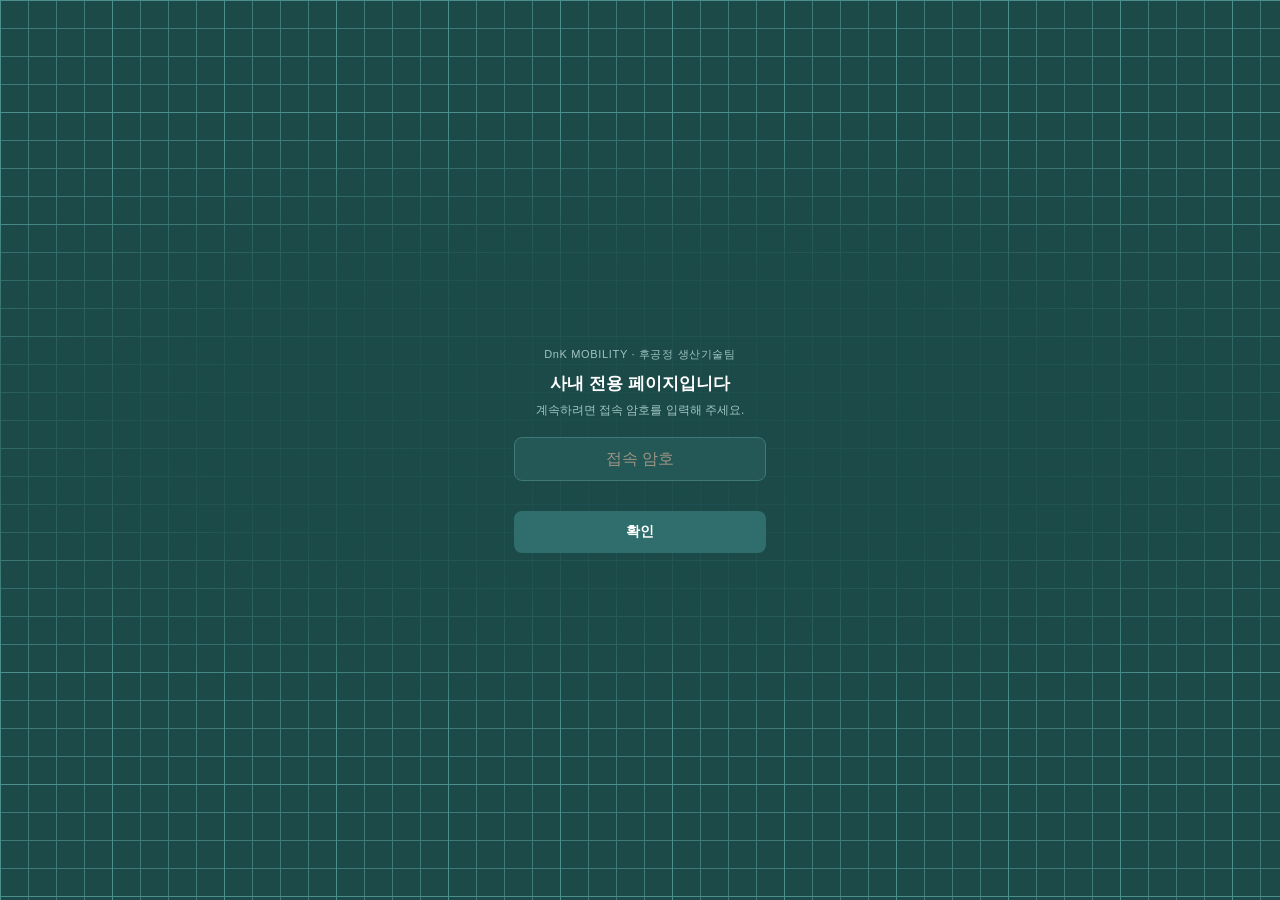
<file: dashboard.html>
<!DOCTYPE html>
<html lang="ko">
<head>
<meta charset="UTF-8">
<meta name="viewport" content="width=device-width, initial-scale=1.0">
<meta name="robots" content="noindex, nofollow, noarchive, nosnippet, noimageindex">
<link rel="icon" href="favicon.svg" type="image/svg+xml">
<title>전체 현황 · e-AWD 모터 하우징 누설값 관리 시스템</title>
<link rel="stylesheet" href="styles.css">
<style>
  /*
    전체 현황(대시보드) — 6개 채널을 한 화면에서 요약해서 보여주고, 카드를 누르면
    그 채널의 상세 화면(index.html?eq=..)으로 이동한다.

    설계 배경 (2026-09-21):
    - 기존 index.html은 "QR 하나 = 채널 하나"를 전제로 한 단일 채널 화면이라,
      6개 채널을 한 화면에서 훑어보려면 QR을 6번 찍어야 했다. 관리자가 "오늘 어디가
      문제인지" 보려면 불편하다는 지적을 받아 이 화면을 새로 만들었다.
    - index.html에 "채널 없음" 모드를 끼워 넣는 대신 완전히 별도 파일로 뒀다 —
      index.html은 2900줄 넘게 단일 채널(eqId) 전제로 짜여 있어, 그 안에 분기를
      추가하면 현장 작업자가 매일 쓰는 핵심 흐름(QR→즉시 입력)을 건드릴 위험이 있다.
      새 화면 하나를 따로 만드는 편이 기존 화면을 훨씬 덜 건드린다.
    - 접근 권한은 다른 채널 화면과 동일한 1차 접속 암호 하나로 통일한다(요청) —
      사내 직원 전체가 대시보드·채널 상세 모두 같은 암호로 볼 수 있다. 보정이력
      입력·잠금만 기존처럼 별도 관리자 암호가 필요하다(이 화면은 손대지 않음).
    - EQ/judge()/detectTrend() 등은 index.html에도 같은 로직이 있다 — 이 파일
      스코프에서는 그 함수에 접근할 수 없어(별도 <script>) 여기 똑같이 하나 더
      둔다(gate.js가 sha256Hex를 index.html에 넘겨주는 것과 다르게, 이건 앱 로직이라
      넘겨줄 마땅한 자리가 없다). **판정 기준(judge)이나 이상탐지 규칙(detectTrend)을
      고치면 index.html과 이 파일 양쪽을 다 고쳐야 한다** — 벗어나면 대시보드와
      상세 화면의 판정이 서로 달라지는 조용한 버그가 된다.
  */
  body{margin:0;background:var(--white);}
  .d-hero{
    background:linear-gradient(135deg,#173f3e 0%,#1b4a49 45%,#2f6e6c 100%);
    padding:22px 16px 28px;color:#fff;position:relative;overflow:hidden;
  }
  .d-hero::before{
    content:"";position:absolute;top:-60px;right:-40px;width:200px;height:200px;
    border-radius:50%;background:radial-gradient(circle,rgba(255,255,255,.10) 0%,rgba(255,255,255,0) 70%);
  }
  .d-hero::after{
    content:"";position:absolute;bottom:-70px;left:-40px;width:180px;height:180px;
    border-radius:50%;background:radial-gradient(circle,rgba(255,255,255,.06) 0%,rgba(255,255,255,0) 70%);
  }
  .d-hero-inner{position:relative;max-width:640px;margin:0 auto;}
  .d-hero .brand{font-size:11px;font-weight:700;color:#bfe0dc;letter-spacing:.07em;}
  .d-hero .title{font-size:21px;font-weight:800;margin-top:4px;letter-spacing:-.01em;}
  .d-hero .meta{font-size:12px;color:#cfe6e2;margin-top:4px;}

  .stat-strip{
    display:flex;gap:8px;max-width:640px;margin:-16px auto 0;padding:0 16px;position:relative;z-index:3;
  }
  .stat-chip{
    flex:1;background:var(--white);border-radius:13px;padding:10px 6px 9px;text-align:center;
    box-shadow:0 6px 16px rgba(43,38,33,.12);border:1px solid var(--line);
  }
  .stat-chip .n{font-size:19px;font-weight:800;line-height:1.1;font-variant-numeric:tabular-nums;}
  .stat-chip .l{font-size:9.5px;color:var(--gray-500);font-weight:700;margin-top:3px;letter-spacing:.02em;}
  .stat-chip.ok .n{color:var(--ok-text);}
  .stat-chip.ng .n{color:#8a3226;}
  .stat-chip.wait .n{color:var(--gray-700);}

  .d-list{max-width:640px;margin:0 auto;padding:16px 16px 40px;}
  .d-note{font-size:11.5px;color:var(--warn-text);background:var(--warn-bg);border-radius:8px;padding:9px 11px;margin-bottom:12px;}

  .d-card{
    position:relative;overflow:hidden;display:block;text-decoration:none;color:inherit;
    background:var(--white);border:1px solid var(--line);border-radius:12px;
    padding:13px 13px 11px 17px;margin:0 0 11px;box-shadow:0 3px 10px rgba(43,38,33,.06);
    cursor:pointer;
  }
  .d-card:active{background:#faf6ee;}
  .d-card::before{content:"";position:absolute;left:0;top:0;bottom:0;width:4px;background:var(--gray-300);}
  .d-card.ok::before{background:#4a8f3e;}
  .d-card.ng::before{background:#b8453a;}
  .d-card.wait::before{background:var(--gray-400);}
  .d-row1{display:flex;align-items:center;gap:8px;}
  .d-badge{display:inline-flex;align-items:center;gap:4px;font-size:10.5px;font-weight:800;padding:3px 8px;border-radius:999px;flex-shrink:0;}
  .d-badge.ok{background:var(--ok-bg);color:var(--ok-text);}
  .d-badge.ng{background:#f6ddd8;color:#8a3226;}
  .d-badge.wait{background:var(--gray-200);color:var(--gray-700);}
  .d-badge.ng .txt{animation:dBadgePulse 1.3s ease-in-out infinite;}
  @keyframes dBadgePulse{0%,100%{opacity:1;}50%{opacity:.45;}}
  @media (prefers-reduced-motion:reduce){ .d-badge.ng .txt{animation:none;} }
  .d-name{font-size:13.5px;font-weight:800;color:var(--gray-900);}
  .d-no{font-size:10.5px;color:var(--gray-400);}
  .d-chev{margin-left:auto;color:var(--gray-400);font-size:15px;}
  .d-spark{width:100%;height:46px;margin-top:4px;display:block;}
  /* 샘플별 미니 그래프 — OK 마스터·NG 마스터를 나란히(좁으면 아래로 줄바꿈) */
  .d-sparks{display:grid;grid-template-columns:repeat(auto-fit,minmax(138px,1fr));gap:4px 12px;margin-top:9px;}
  .d-cell{min-width:0;}
  .d-clabel{display:flex;align-items:center;gap:5px;font-size:10.5px;color:var(--gray-700);}
  .d-ctype{flex:0 0 auto;font-size:9px;font-weight:800;color:#fff;border-radius:4px;padding:1px 5px;}
  .d-ctype.okm{background:#1b4a49;}
  .d-ctype.ngm{background:#8a5a1d;}
  .d-cname{min-width:0;white-space:nowrap;overflow:hidden;text-overflow:ellipsis;font-weight:700;}
  .d-empty-s{margin-top:4px;padding:14px 0;border:1px dashed var(--gray-300);border-radius:6px;}
  .d-foot{font-size:11px;color:var(--gray-700);margin-top:6px;display:flex;align-items:center;gap:6px;flex-wrap:wrap;}
  .d-flag{font-size:10px;font-weight:800;color:var(--warn-text);background:var(--warn-bg);padding:1px 6px;border-radius:5px;}
  .d-empty{font-size:11px;color:var(--gray-400);margin-top:9px;padding:10px 0;text-align:center;}

  .d-export{max-width:640px;margin:0 auto;padding:0 16px 8px;}
  .d-export button{
    width:100%;padding:12px;border:1px solid var(--gray-300);border-radius:10px;background:var(--white);
    color:var(--navy);font-family:inherit;font-size:13.5px;font-weight:800;cursor:pointer;
  }
  .d-export button:active{background:var(--gray-100);}
  .d-export button:disabled{opacity:.6;cursor:default;}
  .d-export p{margin:6px 2px 0;font-size:11px;color:var(--gray-500);}

  .d-back{
    display:inline-flex;align-items:center;gap:4px;font-size:12px;font-weight:700;color:var(--navy);
    text-decoration:none;padding:8px 4px;
  }

  footer{max-width:640px;margin:0 auto;padding:12px 16px 32px;text-align:center;color:var(--gray-500);font-size:11px;line-height:1.6;}

  /* 도움말 위젯 — index.html과 동일(§4-6 참고). 이 파일은 채널 하나로 좁혀진
     화면이 아니라 6개 채널 요약이라, "OK 마스터 트렌드 분석해줘" 같은 실시간
     분석 기능(matchLiveAnalysis)은 특정 채널 문맥이 없어 옮기지 않았다 —
     FAQ 검색만 그대로 제공한다. */
  #helpWrap{position:fixed;right:16px;bottom:calc(16px + env(safe-area-inset-bottom,0px));z-index:300;}
  #helpFab{
    width:52px;height:52px;border-radius:50%;border:none;background:var(--navy);color:#fff;
    font-size:22px;font-weight:800;cursor:pointer;box-shadow:0 4px 14px rgba(27,74,73,.35);
    display:flex;align-items:center;justify-content:center;
  }
  #helpFab:active{opacity:.85;}
  #helpFab{animation:helpFabPulse 1.7s ease-in-out infinite;}
  #helpFab[aria-expanded="true"]{animation:none;box-shadow:0 4px 14px rgba(27,74,73,.35);}
  @keyframes helpFabPulse{
    0%,100%{box-shadow:0 4px 14px rgba(27,74,73,.35);}
    50%{box-shadow:0 4px 22px rgba(168,117,47,.8),0 0 0 7px rgba(168,117,47,.16);}
  }
  #helpFabIcon{display:inline-block;animation:helpPulse 1.7s ease-in-out infinite;}
  #helpFab[aria-expanded="true"] #helpFabIcon{animation:none;opacity:1;filter:none;}
  @keyframes helpPulse{
    0%,100%{opacity:1;filter:drop-shadow(0 0 0 rgba(168,117,47,0));}
    50%{opacity:.5;filter:drop-shadow(0 0 6px rgba(168,117,47,.9));}
  }
  @media (prefers-reduced-motion:reduce){ #helpFab,#helpFabIcon{animation:none;} }
  #helpPanel{
    position:absolute;right:0;bottom:62px;width:min(340px,calc(100vw - 32px));
    max-height:min(70vh,520px);background:var(--white);border-radius:12px;
    box-shadow:0 8px 28px rgba(43,38,33,.22);border:1px solid var(--gray-300);
    display:flex;flex-direction:column;overflow:hidden;
  }
  #helpPanel[hidden]{display:none;}
  #helpPanel.kb-avoid{
    position:fixed;top:calc(12px + env(safe-area-inset-top,0px));right:16px;bottom:auto;
    width:min(340px,calc(100vw - 32px));
  }
  .help-head{
    display:flex;align-items:center;gap:8px;padding:12px 14px;background:var(--navy);color:#fff;
    font-size:13px;font-weight:800;
  }
  .help-head span{flex:1;}
  .help-head button{
    border:none;background:rgba(255,255,255,.16);color:#fff;width:26px;height:26px;
    border-radius:6px;font-size:13px;line-height:1;cursor:pointer;flex-shrink:0;
  }
  .help-search-row{padding:10px 12px;border-bottom:1px solid var(--gray-200);}
  .help-search-row input{
    width:100%;box-sizing:border-box;font-family:inherit;font-size:14px;
    padding:8px 10px;border:1px solid var(--gray-300);border-radius:7px;background:var(--gray-100);
  }
  .help-list{overflow-y:auto;-webkit-overflow-scrolling:touch;padding:6px 0;}
  .help-empty{padding:20px 14px;text-align:center;color:var(--gray-500);font-size:12.5px;}
  .help-fuzzy-note{padding:10px 14px 4px;color:var(--gray-500);font-size:11.5px;}
  .help-item{border-bottom:1px solid var(--gray-100);}
  .help-q{
    width:100%;text-align:left;border:none;background:none;cursor:pointer;
    padding:10px 14px;font-family:inherit;font-size:12.5px;font-weight:700;color:var(--gray-900);
    display:flex;align-items:center;gap:6px;
  }
  .help-q .tag{
    flex-shrink:0;font-size:9.5px;font-weight:800;padding:2px 6px;border-radius:4px;
    background:var(--gray-200);color:var(--gray-700);
  }
  .help-q .tag.admin{background:var(--warn-bg);color:var(--warn-text);}
  .help-q .chev{margin-left:auto;color:var(--gray-400);flex-shrink:0;}
  .help-a{padding:0 14px 12px 14px;font-size:12px;color:var(--gray-700);line-height:1.55;}
  .goto{
    display:inline-block;margin-top:8px;border:none;background:var(--accent);color:#fff;
    font-family:inherit;font-size:11.5px;font-weight:700;padding:7px 12px;border-radius:6px;cursor:pointer;
  }
</style>
</head>
<body>
<script src="gate.js"></script>
<script src="leak-sync.js"></script>

<noscript><style>body{visibility:hidden!important;}</style><div style="position:fixed;inset:0;z-index:999999;background:#1b4a49;color:#fff;display:flex;align-items:center;justify-content:center;text-align:center;padding:24px;font-family:-apple-system,BlinkMacSystemFont,'Malgun Gothic','Apple SD Gothic Neo',sans-serif;font-size:14px;line-height:1.6;">이 페이지는 자바스크립트가 필요합니다.<br>브라우저 설정에서 자바스크립트를 켠 뒤 다시 열어주세요.</div></noscript>

<div class="d-hero">
  <div class="d-hero-inner">
    <div class="brand">DnK MOBILITY · 후공정 생산기술팀</div>
    <div class="title">e-AWD 70kW 모터 하우징 — 전체 현황</div>
    <div class="meta" id="dMeta">6개 채널 · 불러오는 중…</div>
  </div>
</div>

<div class="stat-strip" id="statStrip">
  <div class="stat-chip ok"><div class="n" id="stOk">—</div><div class="l">정상</div></div>
  <div class="stat-chip ng"><div class="n" id="stNg">—</div><div class="l">NG</div></div>
  <div class="stat-chip wait"><div class="n" id="stWait">—</div><div class="l">미점검</div></div>
</div>

<div class="d-list" id="dList">
  <!-- JS가 채널 카드를 채운다 -->
</div>

<div class="d-export">
  <button type="button" id="csvAllBtn">전체 채널 CSV 내보내기</button>
  <p>6개 채널의 기록 전체를 한 파일로 저장합니다 (채널은 공정No.·설비명 열로 구분).</p>
</div>

<footer>
  DnK MOBILITY · 후공정 생산기술팀<br>
  본 페이지는 사내 품질관리 목적으로 관리됩니다
</footer>

<div id="helpWrap">
  <button type="button" id="helpFab" aria-label="도움말 열기" aria-expanded="false">
    <span id="helpFabIcon">?</span>
  </button>
  <div id="helpPanel" hidden>
    <div class="help-head">
      <span>무엇을 도와드릴까요?</span>
      <button type="button" id="helpClose" aria-label="닫기">✕</button>
    </div>
    <div class="help-search-row">
      <input type="search" id="helpSearch" placeholder="궁금한 내용을 검색해보세요" autocomplete="off">
    </div>
    <div id="helpList" class="help-list"></div>
  </div>
</div>

<script>
(function () {
  "use strict";

  /* =========================================================================
     index.html과 중복되는 부분 — 위 파일 상단 주석 참고
     ========================================================================= */
  var EQ = {
    "120":   { tab: "조립전 유로계",         title: "조립전 유로계 리크검사기" },
    "130-h": { tab: "조립전 전체계(하우징)", title: "조립전 전체계 리크검사기 — 하우징" },
    "130-i": { tab: "조립전 전체계(인버터)", title: "조립전 전체계 리크검사기 — 인버터" },
    "180":   { tab: "조립후 유로계",         title: "조립후 유로계 리크검사기" },
    "190-h": { tab: "조립후 전체계(하우징)", title: "조립후 전체계 리크검사기 — 하우징" },
    "190-i": { tab: "조립후 전체계(인버터)", title: "조립후 전체계 리크검사기 — 인버터" }
  };
  var EQ_IDS = ["120", "130-h", "130-i", "180", "190-h", "190-i"];
  var STORE_KEY = "dnk_leak_master_v1";

  function $(id) { return document.getElementById(id); }
  function pad2(n) { return (n < 10 ? "0" : "") + n; }
  function todayStr() {
    var d = new Date();
    return d.getFullYear() + "-" + pad2(d.getMonth() + 1) + "-" + pad2(d.getDate());
  }
  function curYm() { return todayStr().slice(0, 7); }
  function esc(s) {
    return String(s === null || s === undefined ? "" : s)
      .replace(/&/g, "&amp;").replace(/</g, "&lt;").replace(/>/g, "&gt;").replace(/"/g, "&quot;");
  }
  function judge(v, lsl, usl) {
    if (v === null) return "-";
    if (lsl === null && usl === null) return "-";
    if (lsl !== null && v < lsl) return "NG";
    if (usl !== null && v > usl) return "NG";
    return "OK";
  }
  function mean(arr) { return arr.reduce(function (a, b) { return a + b; }, 0) / arr.length; }
  function stdev(arr, m) {
    if (arr.length < 2) return 0;
    var mm = m === undefined ? mean(arr) : m;
    var sq = arr.reduce(function (a, b) { return a + (b - mm) * (b - mm); }, 0);
    return Math.sqrt(sq / (arr.length - 1));
  }
  var TREND_EPS = 1e-9;
  // index.html의 detectTrend()에서 "이유 설명 문장"만 뺀 축소판 — 대시보드는
  // 이상 신호가 있는지 없는지(⚠ 표시)만 필요하고, 근거 문장은 상세 화면에서 본다.
  function hasAnomaly(vals) {
    var n = vals.length;
    if (n < 6) return false;
    var m = mean(vals);

    // [1] 연속 추세 — 최근 값이 6회 연속 계속 커지거나 계속 작아짐
    var trendRun = 1, trendDir = 0, trendHit = false;
    for (var i = n - 1; i > 0; i--) {
      var d1 = vals[i] > vals[i - 1] ? 1 : vals[i] < vals[i - 1] ? -1 : 0;
      if (i === n - 1) { trendDir = d1; if (!d1) break; trendRun = 2; continue; }
      if (d1 === trendDir) trendRun++; else break;
    }
    if (trendDir && trendRun >= 6) trendHit = true;
    if (trendHit) return true;

    // [2] 평균 한쪽 쏠림 — 최근 값이 8회 연속 평균의 한쪽에만 있음
    var sideRun = 1, side = 0, sideHit = false;
    for (var j = n - 1; j >= 0; j--) {
      var d2 = vals[j] > m + TREND_EPS ? 1 : vals[j] < m - TREND_EPS ? -1 : 0;
      if (j === n - 1) { side = d2; if (!d2) break; continue; }
      if (d2 === side) sideRun++; else break;
    }
    if (side && sideRun >= 8) sideHit = true;
    if (sideHit) return true;

    // [3] 변동성 급증 — 최근 5회의 표준편차가 그 이전 구간의 1.8배 초과
    if (n >= 10) {
      var recent = vals.slice(-5), base = vals.slice(0, -5);
      var sdRecent = stdev(recent), sdBase = stdev(base);
      if (sdBase > TREND_EPS && sdRecent > sdBase * 1.8) return true;
    }
    return false;
  }

  /* =========================================================================
     데이터 준비 — 이 폰의 로컬 캐시를 먼저 쓰고, 연동이 켜져 있으면 최신값으로 덮는다
     ========================================================================= */
  function loadLocal() {
    try {
      var raw = localStorage.getItem(STORE_KEY);
      var db = raw ? JSON.parse(raw) : null;
      if (!db || !db.eq) db = { v: 1, eq: {} };
      EQ_IDS.forEach(function (id) {
        if (!db.eq[id]) db.eq[id] = { samples: [], recs: [] };
      });
      return db;
    } catch (e) {
      var empty = { v: 1, eq: {} };
      EQ_IDS.forEach(function (id) { empty.eq[id] = { samples: [], recs: [] }; });
      return empty;
    }
  }

  function channelStats(e) {
    var ym = curYm(), today = todayStr();
    var monthRecs = e.recs.filter(function (r) { return r.date.slice(0, 7) === ym; });
    var todayRecs = monthRecs.filter(function (r) { return r.date === today; });

    var ngCount = 0;
    monthRecs.forEach(function (r) { r.items.forEach(function (it) { if (it.judge === "NG") ngCount++; }); });

    var todayStatus = "wait";
    if (todayRecs.length) {
      var anyNg = todayRecs.some(function (r) { return r.items.some(function (it) { return it.judge === "NG"; }); });
      todayStatus = anyNg ? "ng" : "ok";
    }

    // 미니 그래프·이상신호는 사용 중인 마스터 샘플마다 하나씩 그린다(OK 마스터·NG 마스터
    // 각각 — 스펙 범위가 서로 달라 한 그래프에 섞지 않고 나란히 둔다). 2026-10-14:
    // 예전에는 첫 샘플(OK 마스터)만 그려서 NG 마스터의 추이는 카드에서 볼 수 없었다.
    var active = (e.samples || []).filter(function (s) { return !s.retired; });
    var sorted = monthRecs.slice().sort(function (a, b) {
      return a.date === b.date ? (a.shift === b.shift ? 0 : a.shift === "야간" ? 1 : -1) : (a.date < b.date ? -1 : 1);
    });
    var series = active.map(function (s) {
      var pts = [], lastJudge = "-";
      sorted.forEach(function (r) {
        r.items.forEach(function (it) {
          if (it.sid === s.id && it.v !== null) { pts.push(it.v); lastJudge = it.judge; }
        });
      });
      return { name: s.name, type: s.type === "NG" ? "NG" : "OK", pts: pts, lastJudge: lastJudge,
               spec: { lsl: s.lsl, usl: s.usl }, anomaly: hasAnomaly(pts) };
    });

    return {
      todayStatus: todayStatus, ngCount: ngCount, recordCount: monthRecs.length,
      series: series, anomaly: series.some(function (x) { return x.anomaly; })
    };
  }

  // 2026-09-22: 선이 굵어 보이고 축·스펙선이 없다는 지적을 받아 두 가지를 고쳤다.
  // ① 굵기 — viewBox(100x34)를 카드 실제 픽셀 크기(폭 300px대, 높이 46px)로 늘리며
  //   preserveAspectRatio="none"가 가로·세로를 서로 다른 비율로 늘린다. stroke-width는
  //   그 늘어난 좌표계 기준이라 가로 변화가 급한 구간에서 획이 특히 두꺼워 보였다.
  //   vector-effect="non-scaling-stroke"로 이 왜곡을 없애 화면 픽셀 기준 두께로 고정한다.
  // ② X·Y축 + 스펙선 — 왼쪽에 짧은 Y축, 아래에 X축을 긋고, 상/하한(usl/lsl)이
  //   등록돼 있으면 빨간 점선으로 표시한다. 카드가 작아 숫자 라벨까지는 안 넣는다
  //   (상세 화면 ②그래프에 가면 라벨 있는 전체 버전을 볼 수 있다).
  function sparkSvg(pts, status, spec) {
    if (pts.length < 2) return null;
    spec = spec || {};
    var W = 100, H = 34, PL = 3, PR = 1, top = 2, base = 30;
    var lo = Math.min.apply(null, pts), hi = Math.max.apply(null, pts);
    if (typeof spec.lsl === "number") { lo = Math.min(lo, spec.lsl); hi = Math.max(hi, spec.lsl); }
    if (typeof spec.usl === "number") { lo = Math.min(lo, spec.usl); hi = Math.max(hi, spec.usl); }
    var span = hi - lo;
    if (span === 0) { span = Math.max(Math.abs(hi) * 0.2, 1); }
    lo -= span * 0.15; hi += span * 0.15;
    function X(i) { return pts.length === 1 ? (PL + (W - PL - PR) / 2) : PL + (W - PL - PR) * (i / (pts.length - 1)); }
    function Y(v) { return top + (base - top) * (1 - (v - lo) / (hi - lo)); }
    // status: "ng"(빨강) | "wait"(회색) | 그 외(청록)
    var color = status === "ng" ? "#b8453a" : status === "wait" ? "#b3a896" : "#2f6e6c";
    // polyline points="x,y x,y .." 형식과 path d="M.. L.." 형식은 문법이 다르다
    // (구현 중 자체 발견 — 처음엔 둘을 한 변수로 같이 쓰려다 <polyline>에 속성이
    // 두 번 들어가는 잘못된 마크업이 됐다). 각자 맞는 형식으로 따로 만든다.
    var pointsAttr = pts.map(function (v, i) { return X(i).toFixed(1) + "," + Y(v).toFixed(1); }).join(" ");
    var pathLine = pts.map(function (v, i) { return X(i).toFixed(1) + "," + Y(v).toFixed(1); }).join(" L");
    var areaD = "M" + X(0).toFixed(1) + "," + base + " L" + pathLine + " L" + X(pts.length - 1).toFixed(1) + "," + base + " Z";
    var gid = "dg" + Math.random().toString(36).slice(2, 8);
    var ticks = pts.map(function (v, i) {
      var x = X(i).toFixed(1);
      return '<line x1="' + x + '" y1="' + base + '" x2="' + x + '" y2="' + (base + 2) + '" stroke="#c9bea6" stroke-width="0.6"/>';
    }).join("");
    var specLines = "";
    if (typeof spec.usl === "number") {
      var yU = Y(spec.usl).toFixed(1);
      specLines += '<line x1="' + PL + '" y1="' + yU + '" x2="' + (W - PR) + '" y2="' + yU +
        '" stroke="#b8453a" stroke-width="0.6" stroke-dasharray="2.5 2" vector-effect="non-scaling-stroke"/>';
    }
    if (typeof spec.lsl === "number") {
      var yL = Y(spec.lsl).toFixed(1);
      specLines += '<line x1="' + PL + '" y1="' + yL + '" x2="' + (W - PR) + '" y2="' + yL +
        '" stroke="#b8453a" stroke-width="0.6" stroke-dasharray="2.5 2" vector-effect="non-scaling-stroke"/>';
    }
    var last = pts.length - 1;
    return '<svg class="d-spark" viewBox="0 0 100 34" preserveAspectRatio="none">' +
      '<defs><linearGradient id="' + gid + '" x1="0" y1="0" x2="0" y2="1">' +
      '<stop offset="0%" stop-color="' + color + '" stop-opacity=".2"/>' +
      '<stop offset="100%" stop-color="' + color + '" stop-opacity="0"/></linearGradient></defs>' +
      '<line x1="' + PL + '" y1="' + top + '" x2="' + PL + '" y2="' + base + '" stroke="#a89b82" stroke-width="0.6" vector-effect="non-scaling-stroke"/>' +
      '<line x1="' + PL + '" y1="' + base + '" x2="' + (W - PR) + '" y2="' + base + '" stroke="#a89b82" stroke-width="0.6" vector-effect="non-scaling-stroke"/>' +
      specLines +
      ticks +
      '<path d="' + areaD + '" fill="url(#' + gid + ')"/>' +
      '<polyline points="' + pointsAttr + '" fill="none" stroke="' + color + '" stroke-width="1.4" stroke-linecap="round" stroke-linejoin="round" vector-effect="non-scaling-stroke"/>' +
      '<circle cx="' + X(last).toFixed(1) + '" cy="' + Y(pts[last]).toFixed(1) + '" r="2.4" fill="' + color + '" stroke="#fff" stroke-width=".8" vector-effect="non-scaling-stroke"/>' +
      "</svg>";
  }

  function renderCard(id, st) {
    var badgeTxt = st.todayStatus === "ok" ? "OK" : st.todayStatus === "ng" ? "NG" : "미점검";
    var badgeHtml = st.todayStatus === "ng"
      ? '<span class="d-badge ng"><span class="txt">NG</span></span>'
      : '<span class="d-badge ' + st.todayStatus + '">' + badgeTxt + '</span>';
    var anomNames = st.series.filter(function (x) { return x.anomaly; }).map(function (x) { return x.name; });
    var flag = st.anomaly ? '<span class="d-flag">⚠ 추이 이상' +
      (st.series.length > 1 ? " · " + esc(anomNames.join(", ")) : "") + '</span>' : "";
    var footText = st.todayStatus === "wait"
      ? "이번 달 NG " + st.ngCount + "건 · 오늘 아직 입력 없음"
      : "이번 달 NG " + st.ngCount + "건 · " + st.recordCount + "회 기록";
    // 샘플마다 칸 하나. 한 샘플이라도 그릴 수 있으면 그 칸은 그래프, 못 그리는 칸은
    // "기록 부족" 안내. 모든 칸이 비었을 때만 카드 전체 안내(전체 기록 유무로 문구 구분 —
    // "이번 달 NG 1건"인데 "기록이 아직 없습니다"라고 하면 모순돼 보이므로).
    var cells = st.series.map(function (x) {
      var svg = sparkSvg(x.pts, st.todayStatus === "wait" ? "wait" : (x.lastJudge === "NG" ? "ng" : "ok"), x.spec);
      return '<div class="d-cell"><div class="d-clabel"><span class="d-ctype ' + (x.type === "NG" ? "ngm" : "okm") + '">' + x.type + '</span>' +
        '<span class="d-cname">' + esc(x.name) + '</span></div>' +
        (svg || '<div class="d-empty d-empty-s">기록 부족</div>') + '</div>';
    });
    var anyGraph = st.series.some(function (x) { return x.pts.length >= 2; });
    var emptyMsg = st.recordCount === 0
      ? "이번 달 기록이 아직 없습니다"
      : "이번 달 그래프를 그릴 데이터가 부족합니다";
    var graphHtml = anyGraph ? '<div class="d-sparks">' + cells.join("") + '</div>' : '<div class="d-empty">' + emptyMsg + '</div>';

    return '<a class="d-card ' + st.todayStatus + '" href="index.html?eq=' + encodeURIComponent(id) + '">' +
      '<div class="d-row1">' + badgeHtml +
        '<span class="d-name">' + esc(EQ[id].tab) + '</span>' +
        '<span class="d-no">' + esc(id) + '</span>' +
        '<span class="d-chev">›</span>' +
      '</div>' +
      graphHtml +
      '<div class="d-foot">' + footText + (flag ? " " + flag : "") + '</div>' +
      '</a>';
  }

  function renderAll(db, offlineNote) {
    var ok = 0, ng = 0, wait = 0;
    var html = "";
    EQ_IDS.forEach(function (id) {
      // channelStats()는 그 채널의 기록 전체를 훑는 계산이라(추이 이상 신호
      // 판정까지 포함), 카드 하나당 한 번만 돌린다 — 이전엔 여기(집계용)와
      // renderCard() 안(카드 내용용)에서 같은 채널에 대해 두 번씩 호출했다.
      var st = channelStats(db.eq[id]);
      if (st.todayStatus === "ok") ok++; else if (st.todayStatus === "ng") ng++; else wait++;
      html += renderCard(id, st);
    });
    $("stOk").textContent = ok;
    $("stNg").textContent = ng;
    $("stWait").textContent = wait;
    $("dList").innerHTML = (offlineNote ? '<div class="d-note">' + esc(offlineNote) + '</div>' : "") + html;
    $("dMeta").textContent = "6개 채널 · " + todayStr() + " 기준";
  }

  /* =========================================================================
     도움말 위젯 — index.html §4-6과 동일한 FAQ 검색(문서 상단 주석 참고).
     "OK 마스터 트렌드 분석해줘" 같은 실시간 분석(matchLiveAnalysis)은 특정
     채널 문맥이 있어야 하는데 이 화면은 6개 채널 요약이라 옮기지 않았다 —
     그래서 FAQ의 goto 이동 버튼도 렌더링하지 않는다(index.html의 섹션 id가
     이 페이지엔 없어 눌러도 아무 반응 없는 죽은 버튼이 되는 것을 피하기 위함).
     새 질문을 추가하려면 index.html의 FAQ 배열과 여기 둘 다 고쳐야 한다.
     ========================================================================= */
  var FAQ = [
    { q: "누설값은 어떻게 입력하나요?", keywords: "입력 저장 측정값 기록 시업전 점검",
      a: "카드를 눌러 해당 채널 화면으로 이동한 뒤, ①시업 전 점검 입력에서 일자·교대·확인자를 채우고 마스터 샘플별 누설값을 입력하고 [저장]을 누르세요." },
    { q: "NG로 뜨면 어떻게 하나요?", keywords: "NG 불량 판정 스펙 이탈",
      a: "입력한 값이 스펙(상한·하한)을 벗어났다는 뜻입니다. 먼저 값을 잘못 입력하지 않았는지 확인하고, 맞다면 재측정해 보세요. 계속 NG가 나오면 관리자에게 알려주세요." },
    { q: "마스터 NG가 반복해서 뜨면 어떻게 하나요?", keywords: "마스터 NG 반복 자주 원인 디텍터 매뉴얼 LS-R700",
      a: "한두 번이면 재측정으로 확인하면 되지만, 계속 반복되면 디텍터(LS-R700) 매뉴얼의 확인 순서를 따라가 보세요. ① 스톱밸브를 닫은 상태에서 No-Leak Test — 디텍터 자체 문제인지 먼저 구분 ② Work(작업물) 쪽 압력 상승 — 씰 마모·오염, Work 내부 공기의 온도 변화 ③ Master(마스터 샘플) 쪽 압력 하강 — 마스터나 배관 조인트의 누설, 배관재 변형, 온도 안정이 나쁜 마스터 ④ 위 방법으로도 해결 안 되면 과잉보정 의심 — 보정값(Comp Value) 갱신이 필요할 수 있습니다. 실제 조치는 설비 보수 담당자에게 문의하세요." },
    { q: "이 화면(전체 현황)은 뭔가요?", keywords: "대시보드 전체현황 요약 카드 화면",
      a: "6개 채널을 QR로 하나씩 찍지 않고 한 화면에서 오늘 상태(정상/NG/미점검)를 요약해서 보여줍니다. 카드를 누르면 그 채널의 상세 입력·그래프 화면으로 이동합니다." },
    { q: "⚠ 추이 이상 배지는 뭔가요?", keywords: "추이 이상 배지 경고 노란상자",
      a: "그 채널의 마스터 샘플(OK·NG 마스터 중 하나 이상)이 평소 패턴과 통계적으로 다르게 움직이고 있다는 뜻입니다. 어느 샘플인지는 배지에 이름이 함께 표시됩니다. 스펙 안이어도 표시될 수 있고, 아직 불량은 아니어도 미리 확인해 보라는 신호입니다. 카드를 눌러 들어가면 자세한 원인 힌트를 볼 수 있습니다." },
    { q: "카드에 그래프가 안 보여요", keywords: "그래프 없음 빈 카드 데이터 부족",
      a: "카드에는 마스터 샘플(OK 마스터·NG 마스터)마다 그래프가 하나씩 나옵니다. 이번 달 기록이 2건 미만인 샘플은 그래프 대신 「기록 부족」으로 표시되고, 모든 샘플이 그렇다면 카드 전체에 안내 문구가 뜹니다. 카드를 눌러 들어가면 전체 기록을 확인할 수 있습니다." },
    { q: "일부 채널을 불러오지 못했다고 나와요", keywords: "연동 오류 일부 채널 불러오기 실패",
      a: "구글시트 연동이 일시적으로 응답하지 않은 것입니다. 그 채널은 이 폰에 저장된 이전 기록으로 표시됩니다. 잠시 후 새로고침하면 대부분 해결됩니다." },
    { q: "다른 사람이 입력한 값이 안 보여요", keywords: "동기화 연동 안됨 새로고침",
      a: "상단 안내 문구에 연동 관련 메시지가 있는지 확인하고 페이지를 새로고침해 보세요. 구글시트 연동이 꺼져 있으면 이 폰에 저장된 채널만 보입니다." },
    { q: "인터넷이 안 될 때도 볼 수 있나요?", keywords: "오프라인 인터넷 전파 안됨",
      a: "네. 이 폰에 저장된 캐시로 먼저 화면을 그리고, 통신이 되면 자동으로 최신 값으로 갱신합니다." }
  ];

  function searchFaq(query) {
    var q = query.trim().toLowerCase();
    if (!q) return FAQ;
    var tokens = q.split(/[\s,.!?~/·]+/).filter(function (t) { return t.length > 0; });
    if (!tokens.length) return FAQ;
    var scored = FAQ.map(function (f) {
      var hay = (f.q + " " + f.keywords + " " + f.a).toLowerCase();
      var score = 0;
      tokens.forEach(function (t) { if (hay.indexOf(t) >= 0) score++; });
      return { f: f, score: score };
    }).filter(function (x) { return x.score > 0; });
    scored.sort(function (a, b) { return b.score - a.score; });
    return scored.map(function (x) { return x.f; });
  }

  function bigrams(s) {
    var t = String(s || "").replace(/\s+/g, "");
    var out = [];
    for (var i = 0; i < t.length - 1; i++) out.push(t.slice(i, i + 2));
    return out;
  }
  function bigramSimilarity(a, b) {
    var A = bigrams(a), B = bigrams(b);
    if (!A.length || !B.length) return 0;
    var counts = {};
    B.forEach(function (g) { counts[g] = (counts[g] || 0) + 1; });
    var hits = 0;
    A.forEach(function (g) {
      if (counts[g] > 0) { hits++; counts[g]--; }
    });
    return hits / A.length;
  }
  function fuzzySearchFaq(query) {
    var q = query.trim().toLowerCase();
    if (!q) return [];
    var scored = FAQ.map(function (f) {
      var hay = (f.q + " " + f.keywords).toLowerCase();
      return { f: f, score: bigramSimilarity(q, hay) };
    }).filter(function (x) { return x.score >= 0.3; });
    scored.sort(function (a, b) { return b.score - a.score; });
    return scored.slice(0, 4).map(function (x) { return x.f; });
  }

  function renderHelpList(query) {
    var list = $("helpList");
    var results = searchFaq(query || "");
    var isFuzzy = false;

    if (!results.length && query && query.trim()) {
      results = fuzzySearchFaq(query);
      isFuzzy = results.length > 0;
    }

    if (!results.length) {
      list.innerHTML = '<div class="help-empty">일치하는 답을 못 찾았습니다.<br>문의는 후공정 생산기술팀으로 부탁드립니다.</div>';
      return;
    }

    var fuzzyNoteHtml = isFuzzy
      ? '<div class="help-fuzzy-note">정확히 일치하는 답은 못 찾았지만, 혹시 이런 게 궁금하신가요?</div>'
      : "";

    var itemsHtml = results.map(function (f, i) {
      return '<div class="help-item">' +
        '<button type="button" class="help-q" data-i="' + i + '">' +
          '<span>' + esc(f.q) + '</span>' +
          '<span class="chev">▾</span>' +
        '</button>' +
        '<div class="help-a" id="helpA' + i + '" hidden>' + esc(f.a) + '</div>' +
        '</div>';
    }).join("");
    list.innerHTML = fuzzyNoteHtml + itemsHtml;

    results.forEach(function (f, i) {
      var btn = list.querySelector('.help-q[data-i="' + i + '"]');
      var ans = $("helpA" + i);
      btn.addEventListener("click", function () {
        var open = !ans.hidden;
        list.querySelectorAll(".help-a").forEach(function (a) { a.hidden = true; });
        ans.hidden = open;
      });
    });
  }

  function openHelp() {
    $("helpPanel").hidden = false;
    $("helpFab").setAttribute("aria-expanded", "true");
    $("helpFabIcon").textContent = "✕";
    $("helpSearch").value = "";
    renderHelpList("");
    setTimeout(function () { $("helpSearch").focus(); }, 50);
  }

  function closeHelp() {
    $("helpPanel").hidden = true;
    $("helpPanel").classList.remove("kb-avoid");
    $("helpFab").setAttribute("aria-expanded", "false");
    $("helpFabIcon").textContent = "?";
  }

  function initHelp() {
    $("helpFab").addEventListener("click", function () {
      if ($("helpPanel").hidden) openHelp(); else closeHelp();
    });
    $("helpClose").addEventListener("click", closeHelp);
    $("helpSearch").addEventListener("input", function () {
      renderHelpList($("helpSearch").value);
    });

    var isTouch = false;
    try { isTouch = window.matchMedia("(pointer:coarse)").matches; } catch (e) {}
    if (isTouch) {
      $("helpSearch").addEventListener("focus", function () {
        $("helpPanel").classList.add("kb-avoid");
      });
    }

    document.addEventListener("keydown", function (e) {
      if (e.key === "Escape" && !$("helpPanel").hidden) closeHelp();
    });
  }

  function boot() {
    var db = loadLocal();
    var sync = window.dnkSync;
    var ym = curYm();

    if (!sync || !sync.enabled()) {
      renderAll(db, "구글시트 연동이 꺼져 있어, 이 폰에 저장된 채널만 보입니다. 다른 폰이 담당하는 채널은 기록이 없는 것처럼 보일 수 있습니다.");
      return;
    }

    renderAll(db); // 우선 로컬 캐시로 즉시 그려서 빈 화면을 보여주지 않는다
    $("dMeta").textContent = "6개 채널 · 불러오는 중…";

    var failed = [];
    Promise.all(EQ_IDS.map(function (id) {
      return sync.pull(id, ym).then(function (data) {
        if (data.samples && data.samples.length) {
          db.eq[id].samples = data.samples.map(function (s) {
            return { id: s.id, name: s.name, type: s.type === "NG" ? "NG" : "OK",
                     nominal: s.nominal, lsl: s.lsl, usl: s.usl };
          });
        }
        db.eq[id].recs = (db.eq[id].recs || []).filter(function (r) { return r.date.slice(0, 7) !== ym; })
          .concat(data.recs || []);
      }, function () {
        failed.push(EQ[id].tab);
      });
    })).then(function () {
      try { localStorage.setItem(STORE_KEY, JSON.stringify(db)); } catch (e) {}
      renderAll(db, failed.length ? ("일부 채널을 불러오지 못했습니다(" + failed.join(", ") + ") — 그 채널은 이 폰의 이전 기록으로 표시됩니다.") : null);
    });
  }

  /* =========================================================================
     전체 채널 CSV 내보내기 (2026-11-16)
     6개 채널의 기록 전체를 한 파일에 담는다. 연동이 켜져 있으면 채널마다 "달 지정 없이"
     시트에서 전 기간을 받아오고(Code.gs pull은 ym이 비면 전 달을 돌려준다), 못 받은 채널은
     이 폰에 저장된 기록으로 대신하되 그 사실을 알린다. 열 구성은 채널 화면의 CSV와 같다.
     ========================================================================= */
  function csvCell(v) {
    var s = v === null || v === undefined ? "" : String(v);
    // "=", "+", "-", "@"로 시작하는 자유 텍스트(확인자·비고)를 엑셀이 수식으로 실행하지 않게 한다
    if (/^[=+\-@\t]/.test(s)) s = "'" + s;
    return /[",\n]/.test(s) ? '"' + s.replace(/"/g, '""') + '"' : s;
  }
  function fmtN(n) { return n === null || n === undefined ? "" : String(Math.round(n * 1000) / 1000); }

  function buildAllCsv(db) {
    var rows = [["공정No.", "설비명", "일자", "교대", "샘플명", "구분", "고유지정값", "하한값", "상한값",
                 "누설값(mL/min)", "판정", "설비주변온도(℃)", "확인자", "비고"]];
    EQ_IDS.forEach(function (id) {
      var recs = (db.eq[id].recs || []).slice().sort(function (a, b) {
        if (a.date !== b.date) return a.date < b.date ? -1 : 1;
        return a.shift === b.shift ? 0 : a.shift === "야간" ? 1 : -1;
      });
      recs.forEach(function (r) {
        r.items.forEach(function (it) {
          if (it.v === null || it.v === undefined) return;
          rows.push([id, EQ[id].title, r.date, r.shift, it.name, it.type,
                     fmtN(it.nominal), fmtN(it.lsl), fmtN(it.usl), fmtN(it.v), it.judge,
                     typeof r.temp === "number" ? fmtN(r.temp) : "", r.by || "", r.note || ""]);
        });
      });
    });
    return { csv: "\uFEFF" + rows.map(function (r) { return r.map(csvCell).join(","); }).join("\r\n"), count: rows.length - 1 };
  }

  function exportAllCsv() {
    var btn = $("csvAllBtn");
    var db = loadLocal();
    var sync = window.dnkSync;
    btn.disabled = true;
    btn.textContent = "기록을 모으는 중…";

    function finish(failed) {
      var out = buildAllCsv(db);
      if (!out.count) {
        alert("내보낼 기록이 없습니다.");
      } else {
        var blob = new Blob([out.csv], { type: "text/csv;charset=utf-8" });
        var url = URL.createObjectURL(blob), a = document.createElement("a");
        a.href = url; a.download = "마스터샘플_누설값_전체채널_" + todayStr() + ".csv";
        document.body.appendChild(a); a.click(); document.body.removeChild(a);
        setTimeout(function () { URL.revokeObjectURL(url); }, 1500);
        if (failed.length) {
          alert("CSV를 저장했습니다(" + out.count + "건).\n\n다음 채널은 구글시트에서 받아오지 못해 이 폰에 저장된 기록만 담겼습니다:\n" + failed.join(", ") + "\n\n통신이 되는 곳에서 다시 내보내 주세요.");
        }
      }
      btn.disabled = false;
      btn.textContent = "전체 채널 CSV 내보내기";
    }

    if (!sync || !sync.enabled()) { finish(["(구글시트 연동 꺼짐 — 전 채널)"]); return; }

    var failed = [];
    sync.flush().then(function (res) {
      if (res && res.left) failed.push("미전송 기록 " + res.left + "건 남음");
      return Promise.all(EQ_IDS.map(function (id) {
        return sync.pull(id, "").then(function (data) {
          db.eq[id].recs = data.recs || [];
        }, function () { failed.push(EQ[id].tab); });
      }));
    }).then(function () { finish(failed); }, function () { finish(["전 채널"]); });
  }

  var ready = (window.dnkGate && window.dnkGate.ready) || Promise.resolve();
  ready.then(function () { $("csvAllBtn").addEventListener("click", exportAllCsv); });
  ready.then(boot);
  ready.then(initHelp);
})();
</script>
</body>
</html>
</file>
<file: styles.css>
/*
  공정 설비 상세 페이지 10개가 공유하는 유일한 스타일시트입니다 (2026-09-03 추출).
  - 이전에는 같은 <style> 블록이 10개 파일에 복사되어 있어, 디자인 수정마다
    전 파일을 일괄 고쳐야 했습니다. 이제 이 파일 하나만 고치면 전 페이지에 반영됩니다.
  - table.hist(마스터 샘플 이력 표) 규칙은 리크테스터 4개소에만 쓰이지만,
    해당 마크업이 없는 페이지에서는 그냥 무시되므로 공용으로 합쳤습니다.
  - 홈(index.html)·PDF 뷰어(pdf-viewer.html)는 레이아웃이 달라 각자의 <style>을 유지합니다.
*/
  /*
    2026-09-18: 색상 팔레트를 네이비+시안(QR 정보시스템과 공유하던 톤)에서
    따뜻한 크림 배경 + 다크 틸 강조 쪽으로 바꿨다 (사용자가 준 참고 이미지 —
    "Neo-Skeuomorphic Tactile" UI 키트 색감). 변수 이름은 그대로 두고 값만
    바꿨으므로, 이 파일 밖의 index.html/gate.js에 남아 있던 하드코딩 hex도
    같은 자리에서 이 팔레트로 맞춰 바꿨다(그 파일들의 변경 이력 참고).
    이 변경은 이 저장소(누설값 관리 시스템)에만 적용되며, 별도 저장소인
    QR 정보관리 시스템의 styles.css(동일 이름, 다른 파일)는 건드리지 않았다.
  */
  :root{
    --navy:#1b4a49;
    --navy-2:#235857;
    --steel:#3d7a78;
    --accent:#2f6e6c;
    --gray-900:#2b2621;
    --gray-700:#5c5449;
    --gray-500:#8a8071;
    --gray-400:#b3a896;
    --gray-300:#d8cfbd;
    --gray-200:#e6dfd0;
    --gray-100:#ede7da;
    --white:#faf8f1;
    --ok-bg:#e3eedc;
    --ok-text:#3e6b2e;
    --warn-bg:#f7ecd8;
    --warn-text:#8a5a12;
    --line:#d8cfbd;
  }
  *{box-sizing:border-box;}
  html{-webkit-text-size-adjust:100%;}
  body{
    margin:0;
    font-family:-apple-system,BlinkMacSystemFont,"Malgun Gothic","Apple SD Gothic Neo",sans-serif;
    background:var(--gray-100);
    color:var(--gray-900);
    line-height:1.6;
    -webkit-font-smoothing:antialiased;
    font-size:14.5px;
  }

  /* ===== Top identity bar ===== */
  .id-bar{
    background:var(--navy);
    color:#cdd8e3;
    font-size:11px;
    letter-spacing:.03em;
    padding:6px 16px;
    display:flex;
    justify-content:space-between;
    align-items:center;
  }
  .id-bar .product{
    font-weight:700;
    font-size:12px;
    color:#ffffff;
    letter-spacing:.01em;
  }

  /* ===== Document title block (mirrors 작업표준서 서식) ===== */
  .doc-header{
    background:var(--navy);
    color:var(--white);
    padding:18px 16px;
  }
  .doc-header .doc-type{
    font-size:11px;
    font-weight:700;
    letter-spacing:.14em;
    color:#9fc4c0;
    margin:0 0 4px;
  }
  .doc-header h1{
    margin:0 0 14px;
    font-size:22px;
    font-weight:800;
    letter-spacing:-0.01em;
  }
  .title-block{
    background:var(--white);
    color:var(--gray-900);
    border-radius:8px;
    overflow:hidden;
    border:1px solid var(--line);
    margin-top:2px;
  }
  .title-grid{
    display:grid;
    grid-template-columns:1fr 1fr;
    font-size:12px;
  }
  .title-grid .cell{
    padding:6px 10px;
    border-right:1px solid var(--line);
    border-bottom:1px solid var(--line);
    height:52px;
    display:flex;
    flex-direction:column;
    justify-content:center;
    overflow:hidden;
  }
  .title-grid .cell .k{
    display:block;
    color:var(--gray-500);
    font-size:9px;
    line-height:1.15;
    margin-bottom:2px;
  }
  .title-grid .cell .v{
    font-weight:700;
    color:var(--gray-900);
    font-variant-numeric:tabular-nums;
    font-size:11px;
    line-height:1.2;
    white-space:normal;
    word-break:keep-all;
    overflow:hidden;
    display:-webkit-box;
    -webkit-line-clamp:2;
    -webkit-box-orient:vertical;
  }
  .title-grid .cell.right{border-right:none;}
  .title-grid .cell.bottom{border-bottom:none;}
  .title-grid .cell.wide{
    grid-column:1 / -1;
    border-right:none;
    height:auto;
    min-height:52px;
    overflow:visible;
  }
  .title-grid .cell.wide .v{
    -webkit-line-clamp:unset;
    overflow:visible;
  }

  main{
    max-width:640px;
    margin:0 auto;
    padding:0 14px 60px;
  }

  /* ===== Section shell ===== */
  .section{
    background:var(--white);
    border:1px solid var(--line);
    border-radius:8px;
    margin-bottom:12px;
    overflow:hidden;
  }
  .section > summary{
    padding:13px 14px;
    display:flex;
    align-items:center;
    gap:10px;
    cursor:pointer;
    list-style:none;
    font-weight:700;
    font-size:14.5px;
    color:var(--gray-900);
  }
  .section > summary::-webkit-details-marker{display:none;}
  .section > summary .num{
    width:22px;height:22px;
    border-radius:50%;
    background:var(--navy);
    color:#fff;
    font-size:11px;
    font-weight:800;
    display:flex;align-items:center;justify-content:center;
    flex-shrink:0;
  }
  .section > summary .chev{
    margin-left:auto;
    color:var(--gray-400);
    font-size:13px;
  }
  .section[open] > summary{border-bottom:1px solid var(--line);}
  .section .body{padding:14px;}

  h4.sub{
    font-size:11.5px;
    text-transform:uppercase;
    letter-spacing:.05em;
    color:var(--gray-500);
    margin:16px 0 8px;
    padding-top:12px;
    border-top:1px dashed var(--line);
  }
  h4.sub:first-child{margin-top:0;padding-top:0;border-top:none;}

  ul.plain, ol.plain{margin:6px 0;padding-left:0;list-style:none;}
  ul.plain li, ol.plain li{
    position:relative;
    padding-left:18px;
    margin-bottom:7px;
    color:var(--gray-700);
    font-size:13.5px;
  }
  ul.plain li::before{
    content:"–";
    position:absolute;left:0;color:var(--gray-400);
  }

  /* ===== Process flow (timeline) ===== */
  .flow{margin:4px 0 2px;}
  .flow-step{
    position:relative;
    padding:0 0 18px 30px;
  }
  .flow-step:last-child{padding-bottom:0;}
  .flow-step::before{
    content:"";
    position:absolute;
    left:10px; top:22px; bottom:-2px;
    width:1px;
    background:var(--gray-300);
  }
  .flow-step:last-child::before{display:none;}
  .flow-step .dot{
    position:absolute;
    left:0; top:0;
    width:21px;height:21px;
    border-radius:50%;
    background:var(--white);
    border:2px solid var(--navy);
    color:var(--navy);
    font-size:10.5px;
    font-weight:800;
    display:flex;align-items:center;justify-content:center;
  }
  .flow-step .txt{font-size:13.5px;color:var(--gray-800,#232a31);padding-top:1px;}
  .flow-step .txt .sp{
    display:block;
    margin-top:5px;
    background:var(--gray-100);
    border-left:2px solid var(--accent);
    padding:6px 9px;
    font-size:12px;
    color:var(--gray-700);
    font-variant-numeric:tabular-nums;
  }

  .callout{
    background:var(--warn-bg);
    color:var(--warn-text);
    border-left:3px solid #c8981f;
    padding:9px 11px;
    border-radius:3px;
    font-size:12.5px;
    margin:8px 0;
  }

  table.spec{width:100%;border-collapse:collapse;font-size:12.5px;}
  table.spec th{
    text-align:left;color:var(--gray-500);font-weight:700;
    font-size:10.5px;text-transform:uppercase;letter-spacing:.03em;
    padding:7px 6px;border-bottom:1px solid var(--gray-300);
  }
  table.spec td{
    padding:8px 6px;border-bottom:1px solid var(--gray-200);
    color:var(--gray-900);
  }
  table.spec td.num{font-variant-numeric:tabular-nums;font-weight:600;}
  table.spec tr:last-child td{border-bottom:none;}

  table.check{width:100%;border-collapse:collapse;font-size:12px;margin-top:4px;}
  table.check th,table.check td{
    border:1px solid var(--gray-300);padding:7px 5px;text-align:center;
  }
  table.check td:first-child,table.check th:first-child{text-align:left;font-size:12px;}
  table.check th{background:var(--navy);color:#fff;font-size:10.5px;font-weight:700;}

  .table-scroll{overflow-x:auto;margin-top:4px;-webkit-overflow-scrolling:touch;}
  table.hist{border-collapse:collapse;font-size:11.5px;white-space:nowrap;}
  table.hist th,table.hist td{
    border:1px solid var(--gray-300);padding:7px 8px;text-align:center;
  }
  table.hist th{background:var(--navy);color:#fff;font-size:10px;font-weight:700;white-space:normal;line-height:1.3;}
  table.hist td{color:var(--gray-900);}
  table.hist th,table.hist td{padding:9px 10px;}
  table.hist th:not(.note-h),table.hist td:not(.note){min-width:64px;}
  table.hist th.sub{min-width:52px;font-size:10px;}
  table.hist th.temp-h{min-width:84px;white-space:nowrap;}
  table.hist th.note-h,table.hist td.note{min-width:44px;}
  table.hist th.note-h{white-space:nowrap;}
  table.hist td.note{text-align:left;color:var(--gray-700);white-space:normal;padding:9px 6px;}

  .doc-list{display:flex;flex-direction:column;gap:8px;}
  .doc-item{
    display:flex;align-items:center;gap:11px;
    border:1px solid var(--line);border-radius:6px;
    padding:10px 11px;text-decoration:none;color:var(--gray-900);
    background:var(--gray-100);
  }
  .doc-item .doc-icon{
    width:32px;height:32px;flex-shrink:0;border-radius:5px;
    background:var(--navy);color:#fff;display:flex;align-items:center;justify-content:center;
    font-size:10px;font-weight:800;letter-spacing:-0.02em;
  }
  .doc-item .doc-text{flex:1;min-width:0;}
  .doc-item .doc-title{font-size:13px;font-weight:700;}
  .doc-item .doc-sub{font-size:11px;color:var(--gray-500);margin-top:1px;}
  .doc-item .arrow{color:var(--gray-400);font-size:15px;}

  .case{border-top:1px solid var(--gray-200);padding-top:12px;margin-top:12px;}
  .case:first-child{border-top:none;margin-top:0;padding-top:0;}
  .case-head{display:flex;align-items:center;justify-content:space-between;margin-bottom:6px;}
  .case-head h5{margin:0;font-size:13.5px;color:var(--navy);}
  .case p{margin:4px 0;font-size:12.5px;color:var(--gray-700);}
  .tag{
    font-size:10.5px;font-weight:700;padding:3px 9px;border-radius:999px;
    background:var(--ok-bg);color:var(--ok-text);white-space:nowrap;
  }

  footer{
    max-width:640px;margin:6px auto 0;padding:6px 14px 34px;
    text-align:center;color:var(--gray-500);font-size:11.5px;
  }
  footer .brand{
    font-weight:800;color:var(--navy);font-size:12.5px;
    letter-spacing:.02em;margin-bottom:6px;
  }
  .section > summary .lock{
    font-size:10px;font-weight:700;letter-spacing:-0.01em;flex-shrink:0;
    color:var(--warn-text);background:var(--warn-bg);
    border:1px solid #e8d6ae;border-radius:4px;padding:2px 6px;
  }
  .section.unlocked > summary .lock{
    color:var(--ok-text);background:var(--ok-bg);border-color:#c5e0d0;
  }

  /* ===== Interaction — hover는 마우스 환경만, 터치는 :active로 별도 피드백 ===== */
  .section > summary{position:relative;transition:background .22s ease,padding-left .22s ease;}
  .section > summary::before{
    content:"";position:absolute;left:0;top:0;bottom:0;width:3px;
    background:var(--accent);transform:scaleY(0);transform-origin:top;
    transition:transform .22s cubic-bezier(.4,0,.2,1);
  }
  .section[data-lock="2"] > summary::before{background:#c8981f;}
  .doc-item,.doc-item .doc-icon,.doc-item .arrow,.doc-item .doc-title{
    transition:transform .18s ease,box-shadow .18s ease,border-color .18s ease,
               background .18s ease,color .18s ease;
  }

  @media (hover:hover) and (pointer:fine){
    .section > summary:hover{background:var(--gray-100);padding-left:19px;}
    .section > summary:hover::before{transform:scaleY(1);}
    .doc-item:hover{
      transform:translateY(-2px);background:var(--white);border-color:#b9c2cc;
      box-shadow:0 5px 14px rgba(10,37,64,.12),0 2px 4px rgba(10,37,64,.06);
    }
    .doc-item:hover .doc-icon{background:var(--accent);transform:scale(1.06);}
    .doc-item:hover .arrow{transform:translateX(4px);color:var(--navy);}
    .doc-item:hover .doc-title{color:var(--navy);}
  }

  .section > summary:active{background:var(--gray-100);}
  .section > summary:active::before{transform:scaleY(1);}
  .doc-item:active{background:var(--gray-200);transform:scale(.99);}
  .doc-item:active .doc-icon{background:var(--accent);}

  @media (prefers-reduced-motion:reduce){
    .section > summary,.section > summary::before,
    .doc-item,.doc-item .doc-icon,.doc-item .arrow,.doc-item .doc-title{transition:none!important;}
  }
</file>
